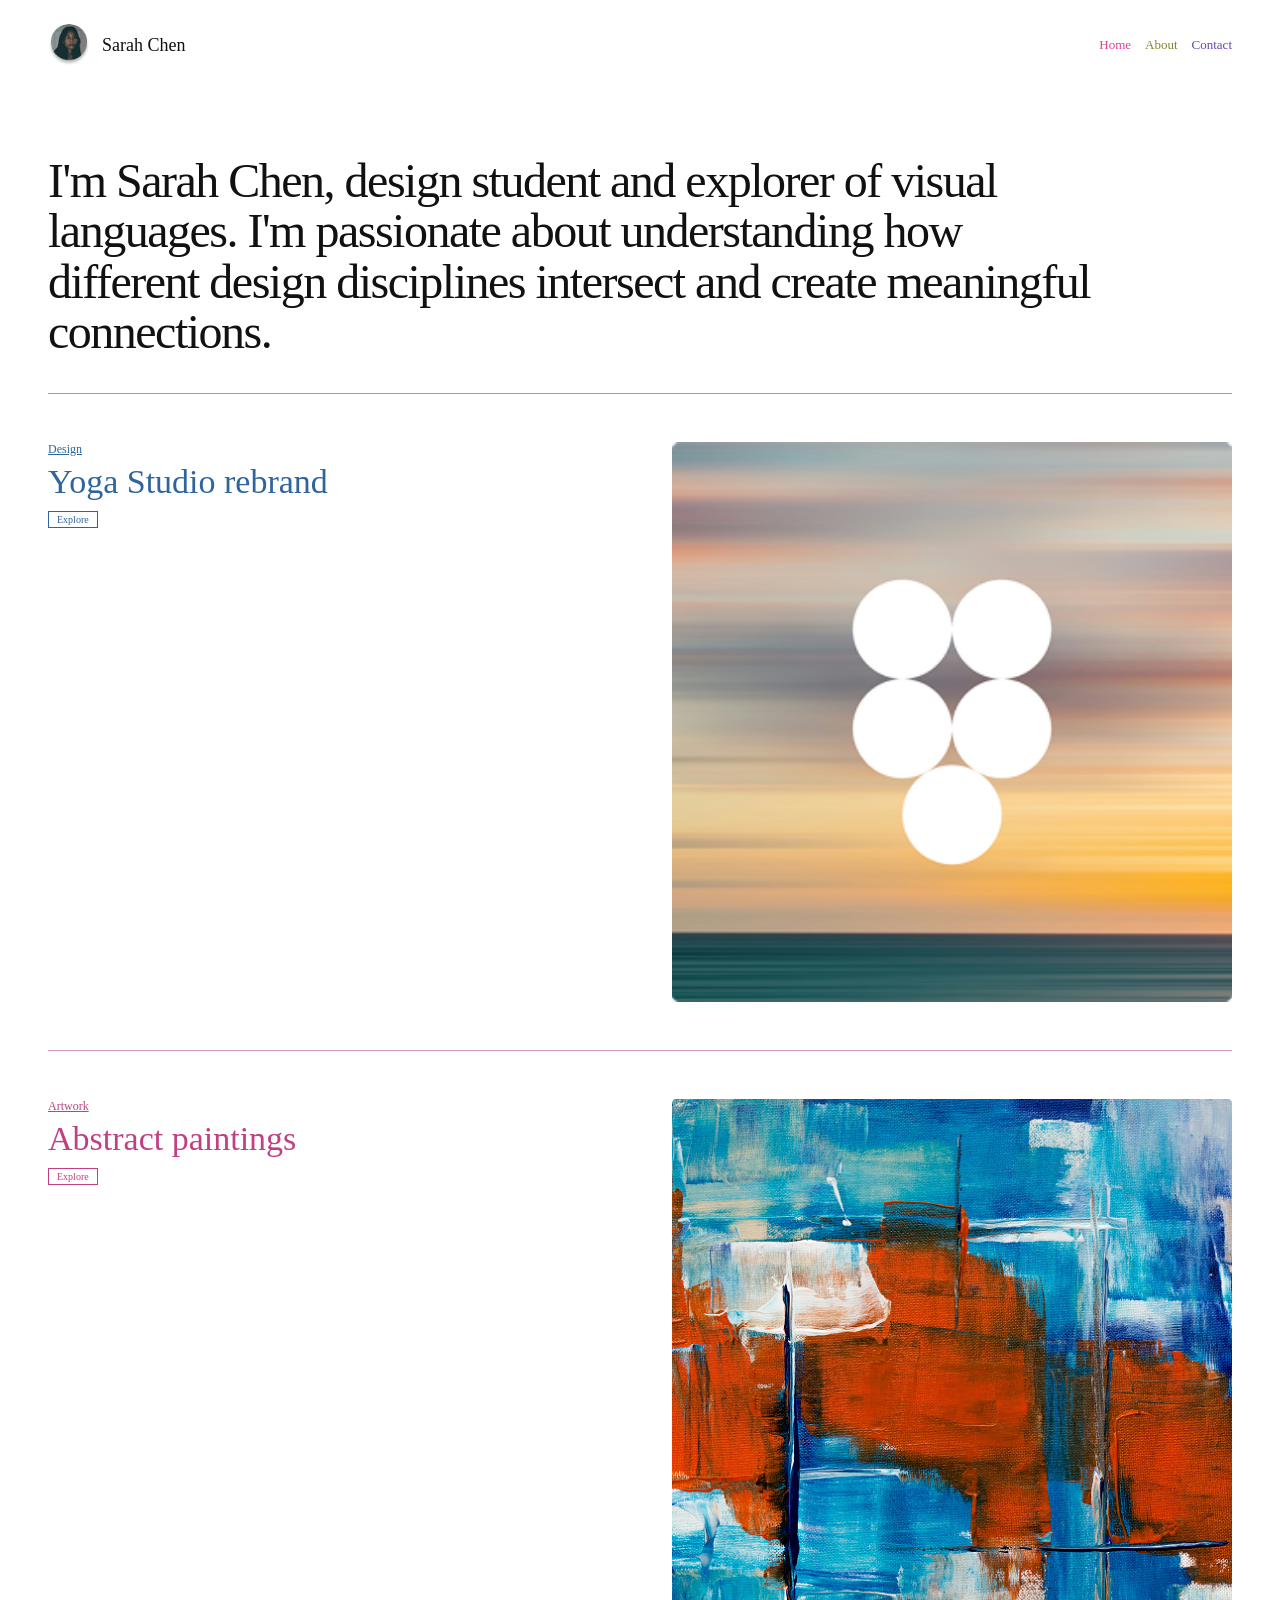
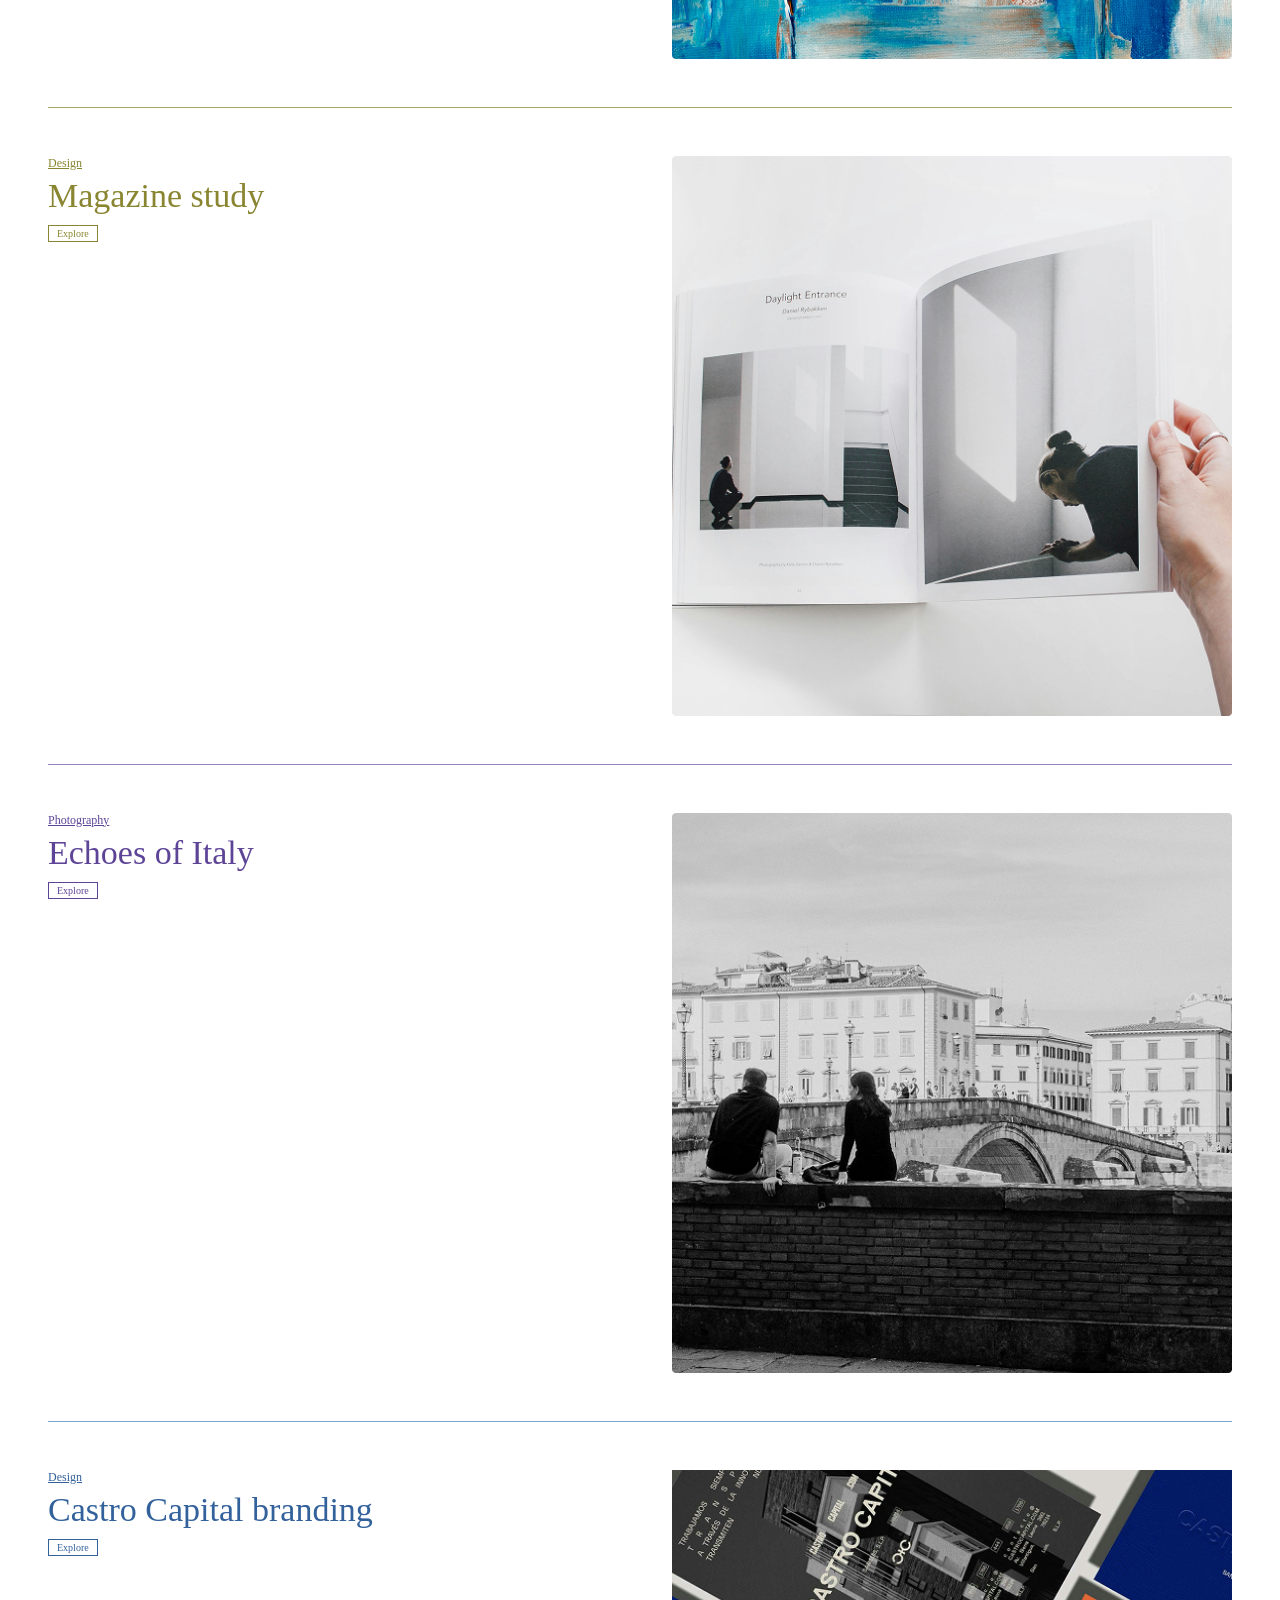
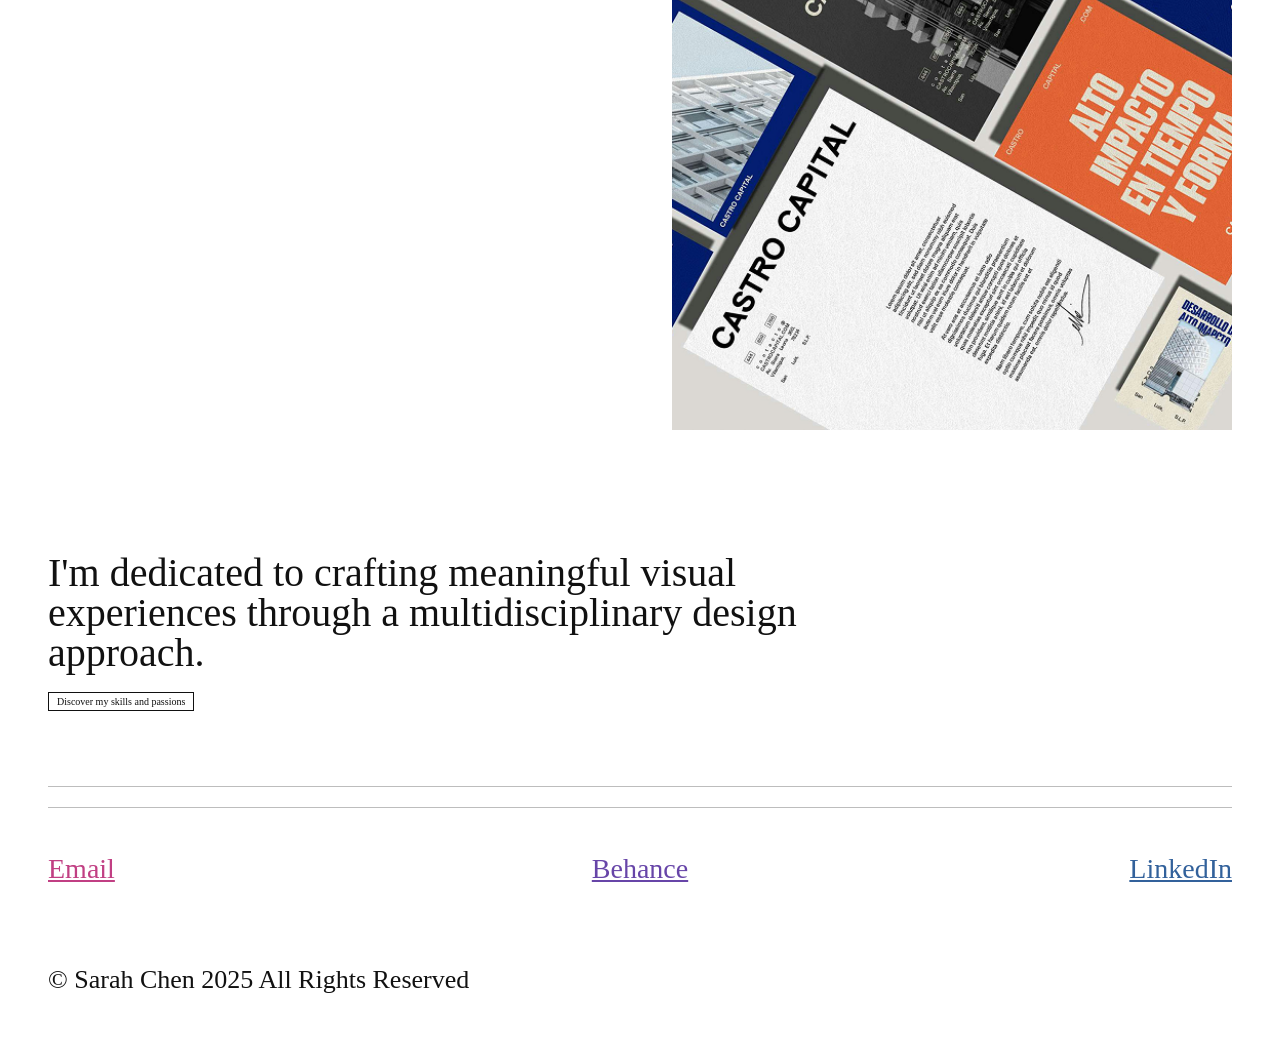
<file: index.html>
<!doctype html>
<html lang="en">
  <head>
    <meta charset="UTF-8" />
    <meta name="viewport" content="width=device-width, initial-scale=1.0" />
    <title>Portfolio | Sarah Chen</title>
    <link rel="stylesheet" href="assets/css/styles.css" />
  </head>

  <body>
    <header class="site-header">
      <a class="site-header__brand" href="index.html">
        <img
          class="site-header__logo"
          src="assets/images/Foto.png"
          alt="Sarah Chen Logo"
        />
        <span class="site-header__name">Sarah Chen</span>
      </a>

      <nav class="site-header__nav">
        <a class="site-header__link site-header__link--home" href="index.html">
          Home
        </a>

        <a
          class="site-header__link site-header__link--about"
          href="pages/about.html"
        >
          About
        </a>

        <a
          class="site-header__link site-header__link--contact"
          href="mailto:correoEjemplo@gmail.com"
        >
          Contact
        </a>
      </nav>
    </header>

    <main class="home">
      <section class="home-hero">
        <h1 class="home-hero__title">
          I'm Sarah Chen, design student and explorer of visual languages. I'm
          passionate about understanding how different design disciplines
          intersect and create meaningful connections.
        </h1>
      </section>

      <section class="project-list" id="projects">
        <article class="project-card project-card--yoga">
          <div class="project-card__content">
            <p class="project-card__category">Design</p>
            <h2 class="project-card__title">Yoga Studio rebrand</h2>

            <a class="project-card__link" href="pages/echoes-of-italy.html">
              Explore
            </a>
          </div>

          <img
            class="project-card__image"
            src="assets/images/Image-1.png"
            alt="Yoga Studio rebrand"
          />
        </article>

        <article class="project-card project-card--artwork">
          <div class="project-card__content">
            <p class="project-card__category">Artwork</p>
            <h2 class="project-card__title">Abstract paintings</h2>

            <a class="project-card__link" href="pages/echoes-of-italy.html">
              Explore
            </a>
          </div>

          <img
            class="project-card__image"
            src="assets/images/image-4 (1).png"
            alt="Abstract paintings"
          />
        </article>

        <article class="project-card project-card--magazine">
          <div class="project-card__content">
            <p class="project-card__category">Design</p>
            <h2 class="project-card__title">Magazine study</h2>

            <a class="project-card__link" href="pages/echoes-of-italy.html">
              Explore
            </a>
          </div>

          <img
            class="project-card__image"
            src="assets/images/Image2 (1).png"
            alt="Magazine study"
          />
        </article>

        <article class="project-card project-card--photography">
          <div class="project-card__content">
            <p class="project-card__category">Photography</p>
            <h2 class="project-card__title">Echoes of Italy</h2>

            <a class="project-card__link" href="pages/echoes-of-italy.html">
              Explore
            </a>
          </div>

          <img
            class="project-card__image"
            src="assets/images/Image-3 (3).png"
            alt="Echoes of Italy"
          />
        </article>

        <article class="project-card project-card--design">
          <div class="project-card__content">
            <p class="project-card__category">Design</p>
            <h2 class="project-card__title">Castro Capital branding</h2>

            <a class="project-card__link" href="pages/echoes-of-italy.html">
              Explore
            </a>
          </div>

          <img
            class="project-card__image"
            src="assets/images/Rectangle 1.png"
            alt="Castro Capital branding"
          />
        </article>
      </section>

      <section class="home-about">
        <h2 class="home-about__title">
          I'm dedicated to crafting meaningful visual experiences through a
          multidisciplinary design approach.
        </h2>

        <a class="home-about__link" href="pages/about.html">
          Discover my skills and passions
        </a>
      </section>
    </main>

    <footer class="site-footer" id="contact">
      <nav class="site-footer__links">
        <a class="site-footer__link site-footer__link--email" href="#">
          Email
        </a>

        <a class="site-footer__link site-footer__link--behance" href="#">
          Behance
        </a>

        <a class="site-footer__link site-footer__link--linkedin" href="#">
          LinkedIn
        </a>
      </nav>

      <p class="site-footer__copyright">
        © Sarah Chen 2025 All Rights Reserved
      </p>
    </footer>
  </body>
</html>
</file>
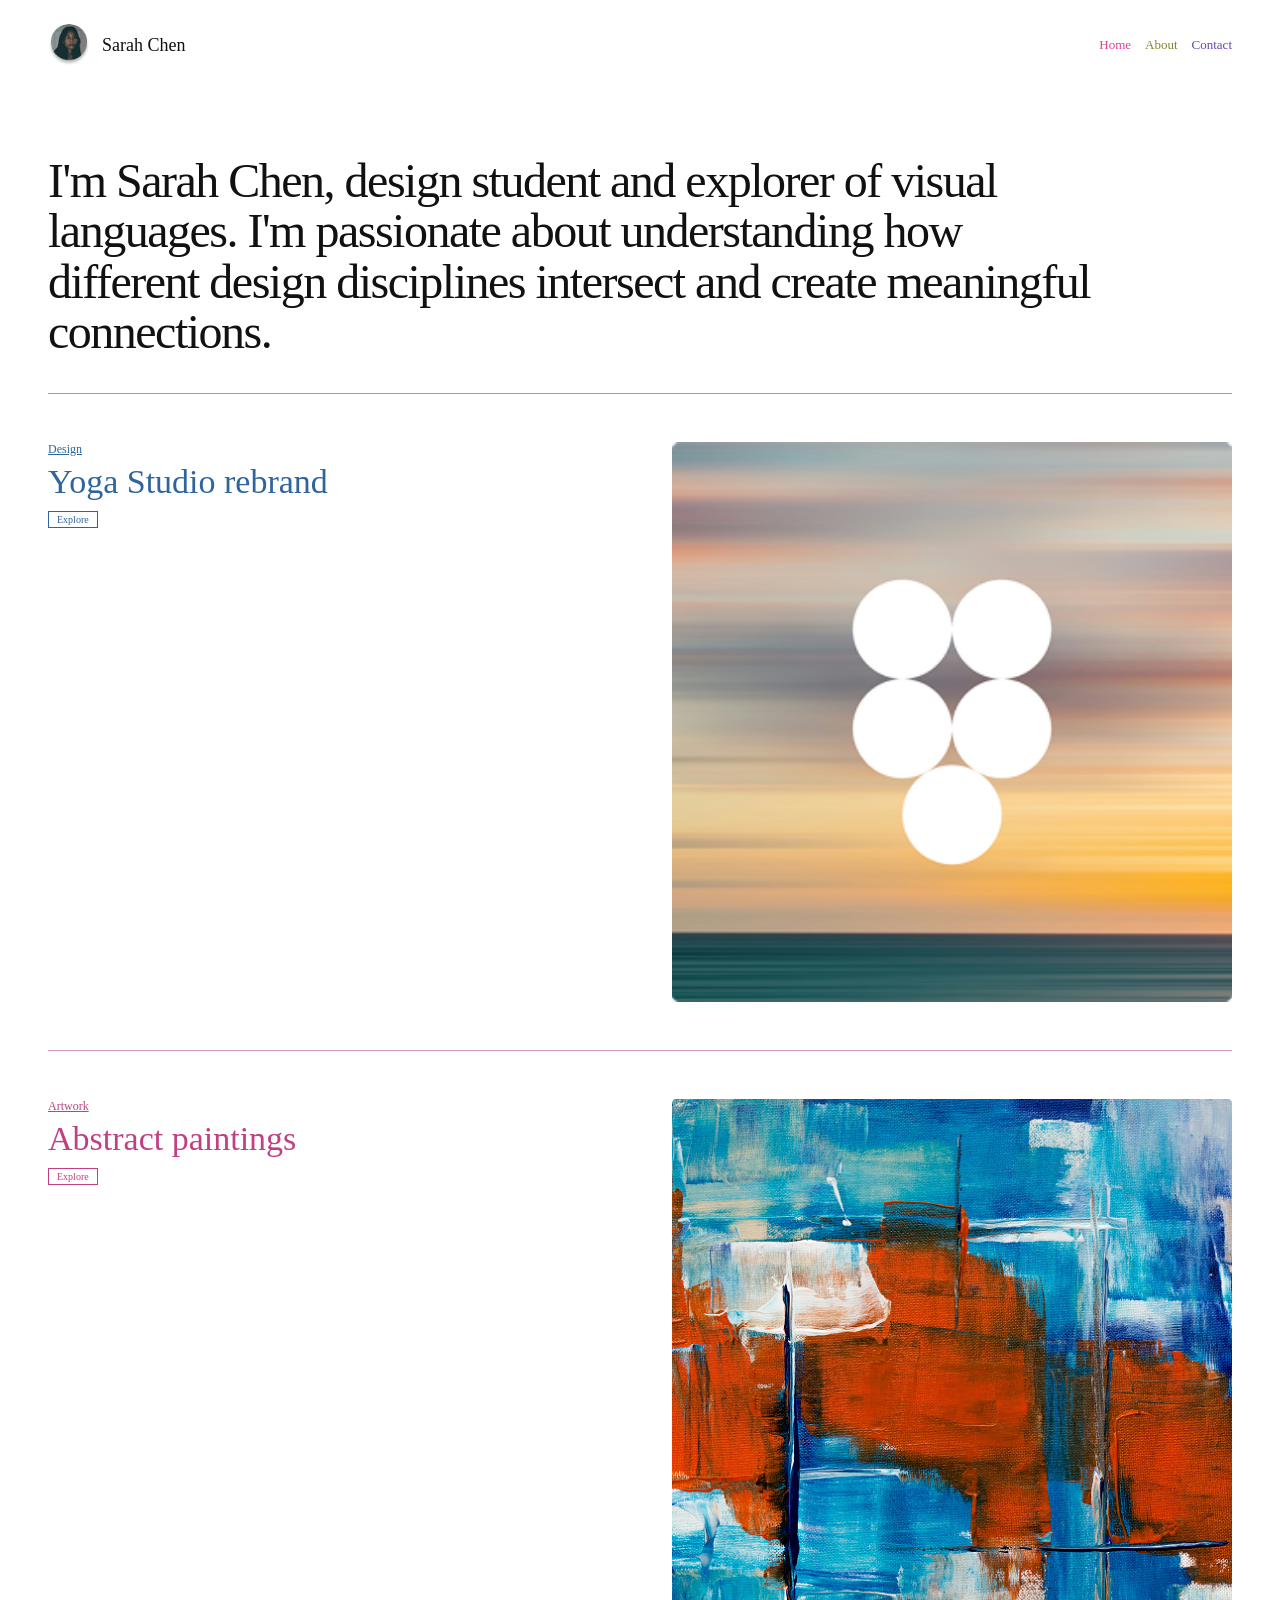
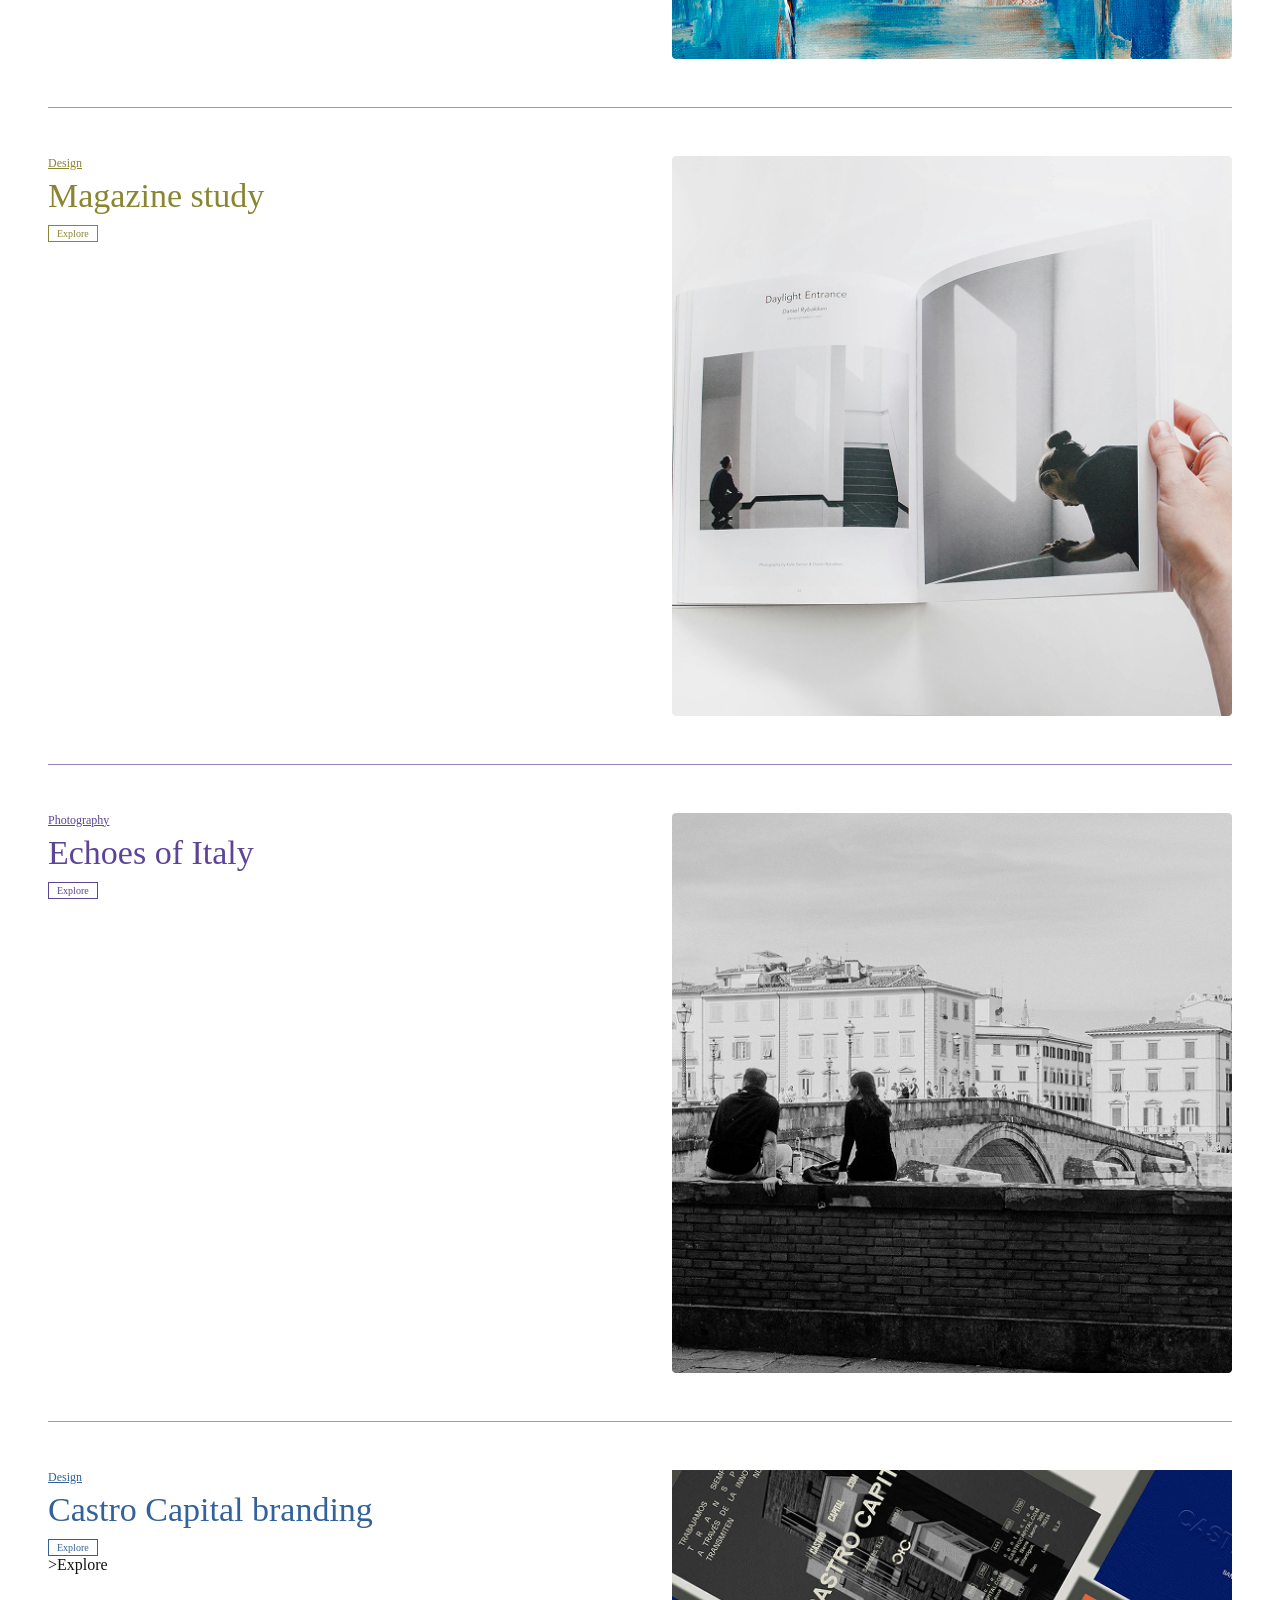
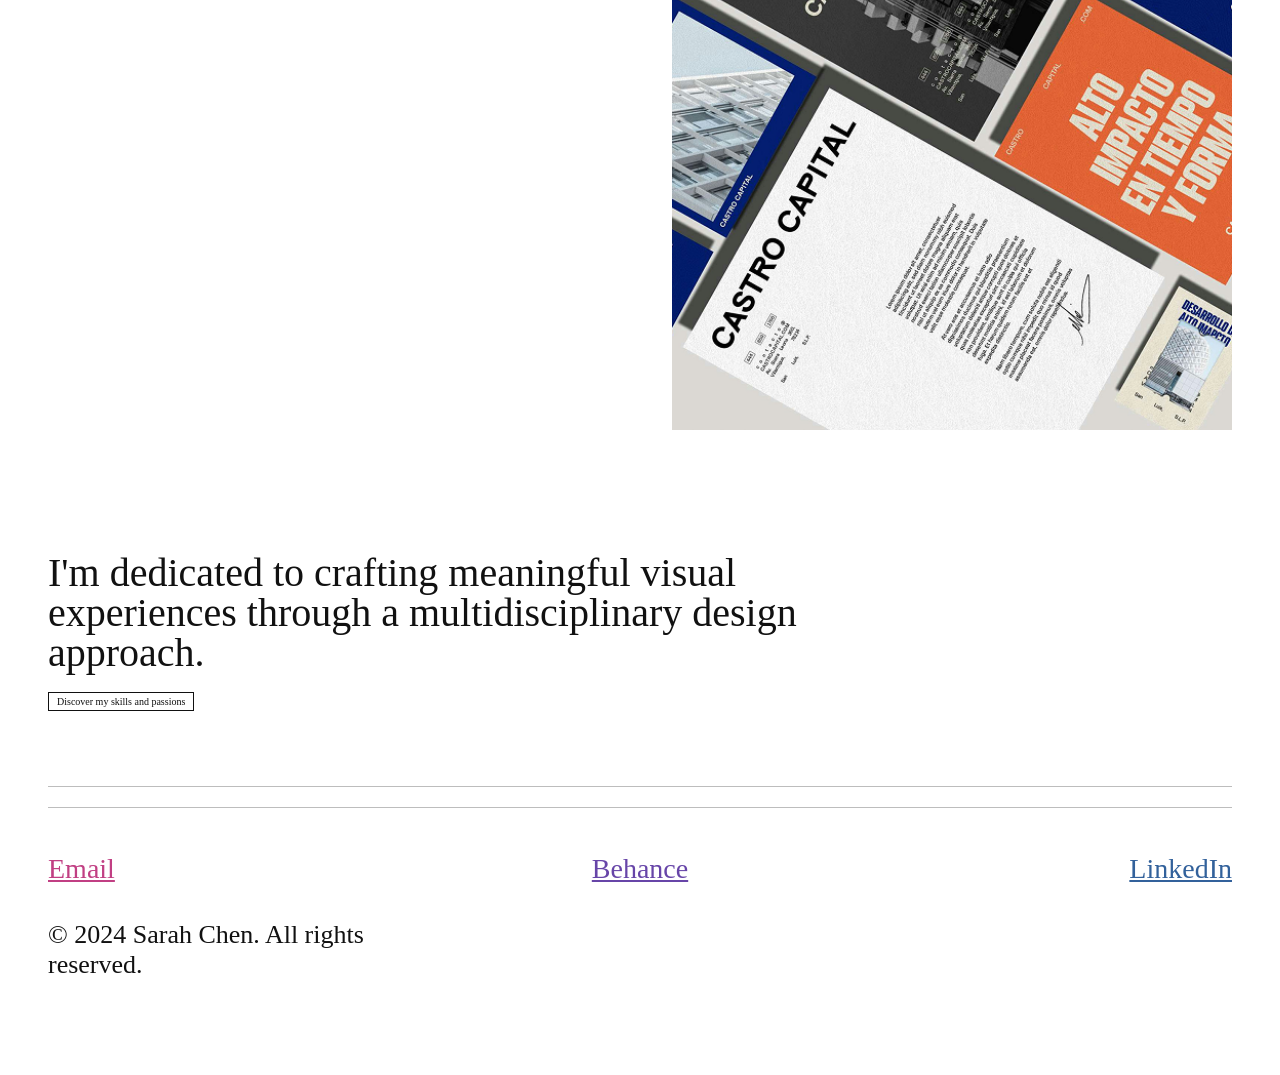
<file: T1/web-minimalista/index.html>
<!doctype html>
<html lang="en">
  <head>
    <meta charset="UTF-8" />
    <meta name="viewport" content="width=device-width, initial-scale=1.0" />
    <title>Portfolio | Sarah Chen</title>
    <link rel="stylesheet" href="assets/css/styles.css" />
  </head>
  <body>
    <header class="site-header">
      <a class="site-header__brand" href="index.html">
        <img
          class="site-header__logo"
          src="assets/images/Foto.png"
          alt="Sarah Chen Logo"
        />
        <span class="site-header__name">Sarah Chen</span>
      </a>

      <nav class="site-header__nav">
        <a class="site-header__link site-header__link--home" href="index.html"
          >Home</a
        >
        <a class="site-header__link site-header__link--about" href="pages/about.html"
          >About</a
        >
        <a class="site-header__link site-header__link--contact" href="mailto:correoEjemplo@gmail.com"
          >Contact</a
        >
      </nav>
    </header>
    <main class="home">
      <section class="home-hero">
        <h1 class="home-hero__title">
          I'm Sarah Chen, design student and explorer of visual languages. I'm
          passionate about understanding how different design disciplines
          intersect and create meaningful connections.
        </h1>
      </section>
      <section class="projects-list" id="projects">
        <article class="project-card project-card--yoga">
          <div class="project-card__content">
            <p class="project-card__category">Design</p>
            <h2 class="project-card__title">Yoga Studio rebrand</h2>
            <a class="project-card__link" href="pages/echoes-of-italy.html">Explore</a>
          </div>
          <img
            class="project-card__image"
            src="assets/images/Image-1.png"
            alt="Yoga Studio rebrand"
          />
        </article>

        <article class="project-card project-card--artwork">
          <div class="project-card__content">
            <p class="project-card__category">Artwork</p>
            <h2 class="project-card__title">Abstract paintings</h2>
            <a class="project-card__link" href="pages/echoes-of-italy.html">Explore</a>
          </div>
          <img
            class="project-card__image"
            src="assets/images/image-4 (1).png"
            alt="Abstract paintings"
          />
        </article>

        <article class="project-card project-card--magazine">
          <div class="project-card__content">
            <p class="project-card__category">Design</p>
            <h2 class="project-card__title">Magazine study</h2>
            <a class="project-card__link" href="pages/echoes-of-italy.html">Explore</a>
          </div>
          <img
            class="project-card__image"
            src="assets/images/Image2 (1).png"
            alt="Magazine study"
          />
        </article>

        <article class="project-card project-card--photography">
          <div class="project-card__content">
            <p class="project-card__category">Photography</p>
            <h2 class="project-card__title">Echoes of Italy</h2>
            <a class="project-card__link" href="pages/echoes-of-italy.html"
              >Explore</a
            >
          </div>
          <img
            class="project-card__image"
            src="assets/images/Image-3 (3).png"
            alt="Echoes of Italy"
          />
        </article>

        <article class="project-card project-card--design">
          <div class="project-card__content">
            <p class="project-card__category">Design</p>
            <h2 class="project-card__title">Castro Capital branding</h2>
            <a class="project-card__link" href="pages/echoes-of-italy.html">Explore</a>
              >Explore</a
            >
          </div>
          <img
            class="project-card__image"
            src="assets/images/Rectangle 1.png"
            alt="Castro Capital branding"
          />
        </article>
      </section>

      <section class="home-about">
        <h2 class="home-about__title">I'm dedicated to crafting meaningful visual experiences through a
          multidisciplinary design approach.</h2>

          <a class="home-about__link" href="pages/about.html">Discover my skills and passions</a>
      </section>
    </main>

    <footer class="site-footer" id="contact">
      <nav class="site-footer__links">
        <a class="site-footer__link site-footer__link--email" href="#">Email</a>
        <a class="site-footer__link site-footer__link--behance" href="#"
          >Behance</a
        >
        <a class="site-footer__link site-footer__link--linkedin" href="#"
          >LinkedIn</a
        >
        <p class="site-footer__copyright">
          &copy; 2024 Sarah Chen. All rights reserved.
        </p>
      </nav>
    </footer>
  </body>
</html>
</file>
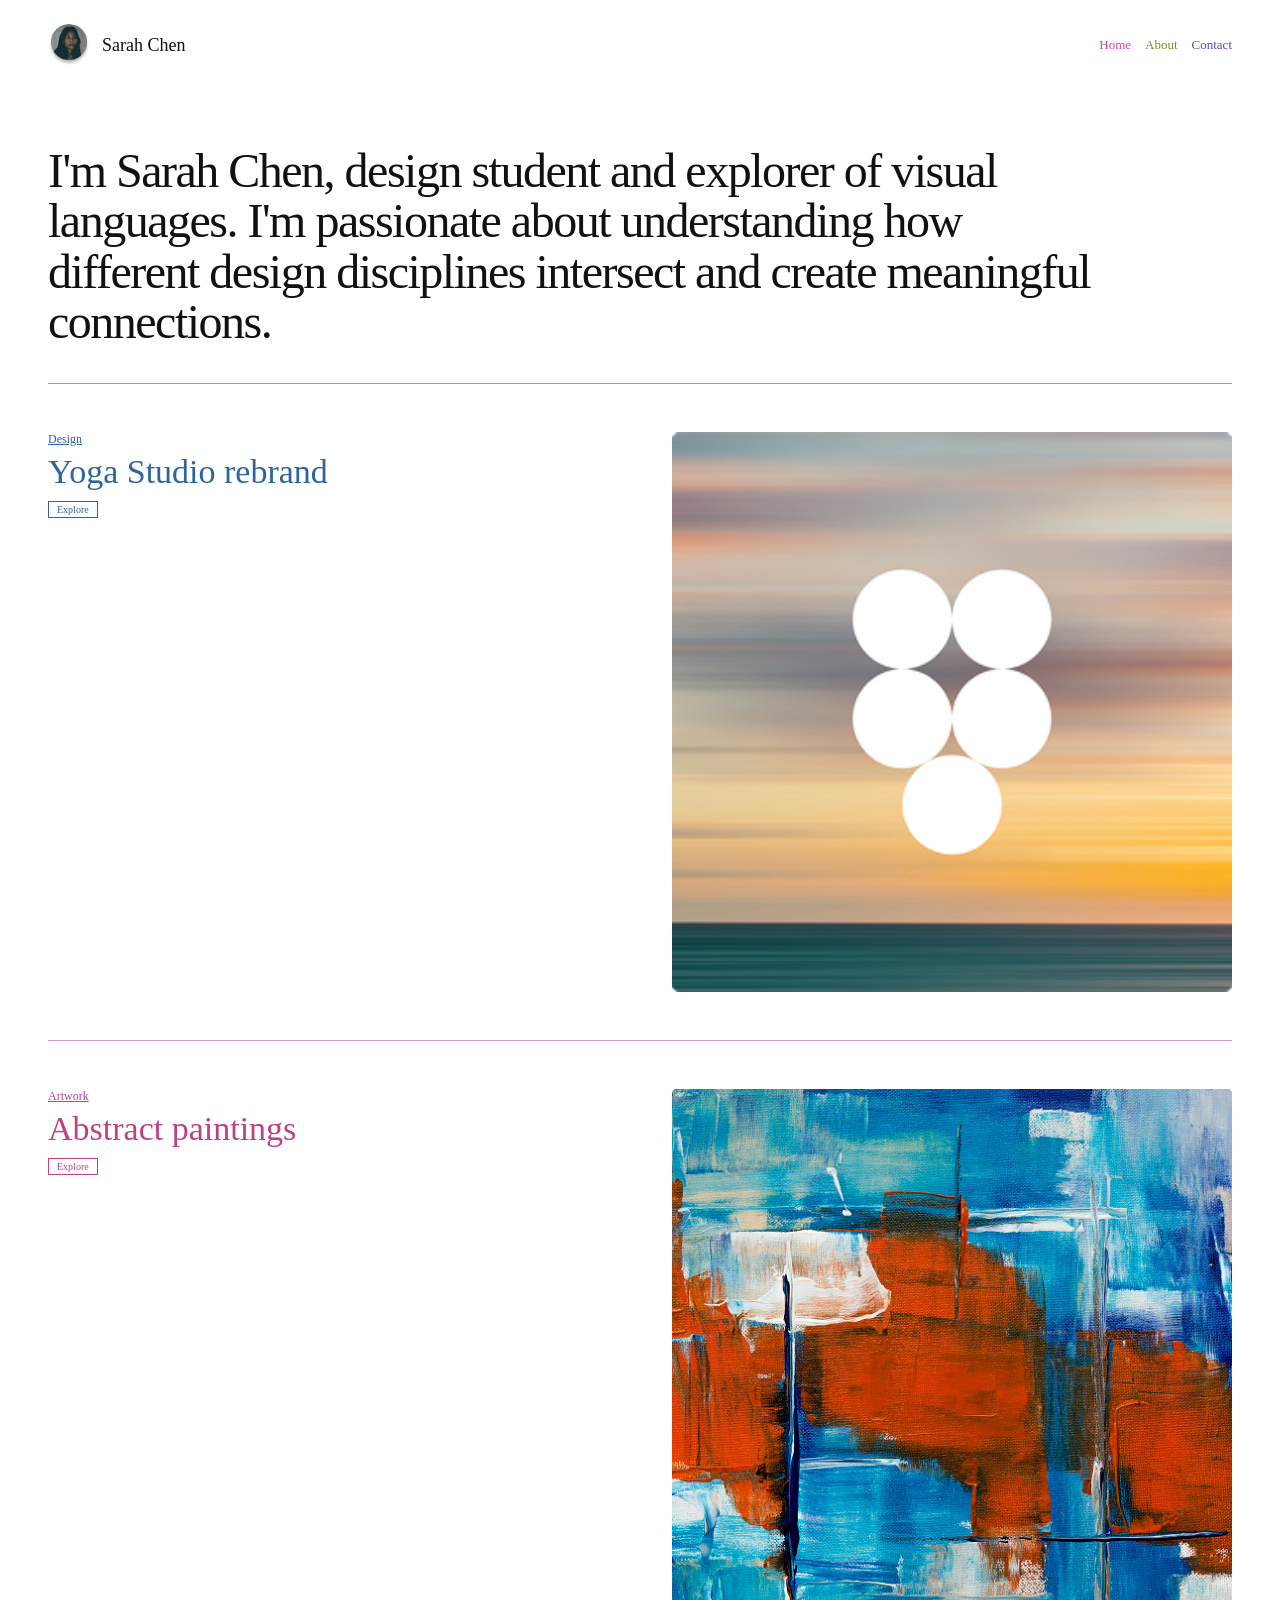
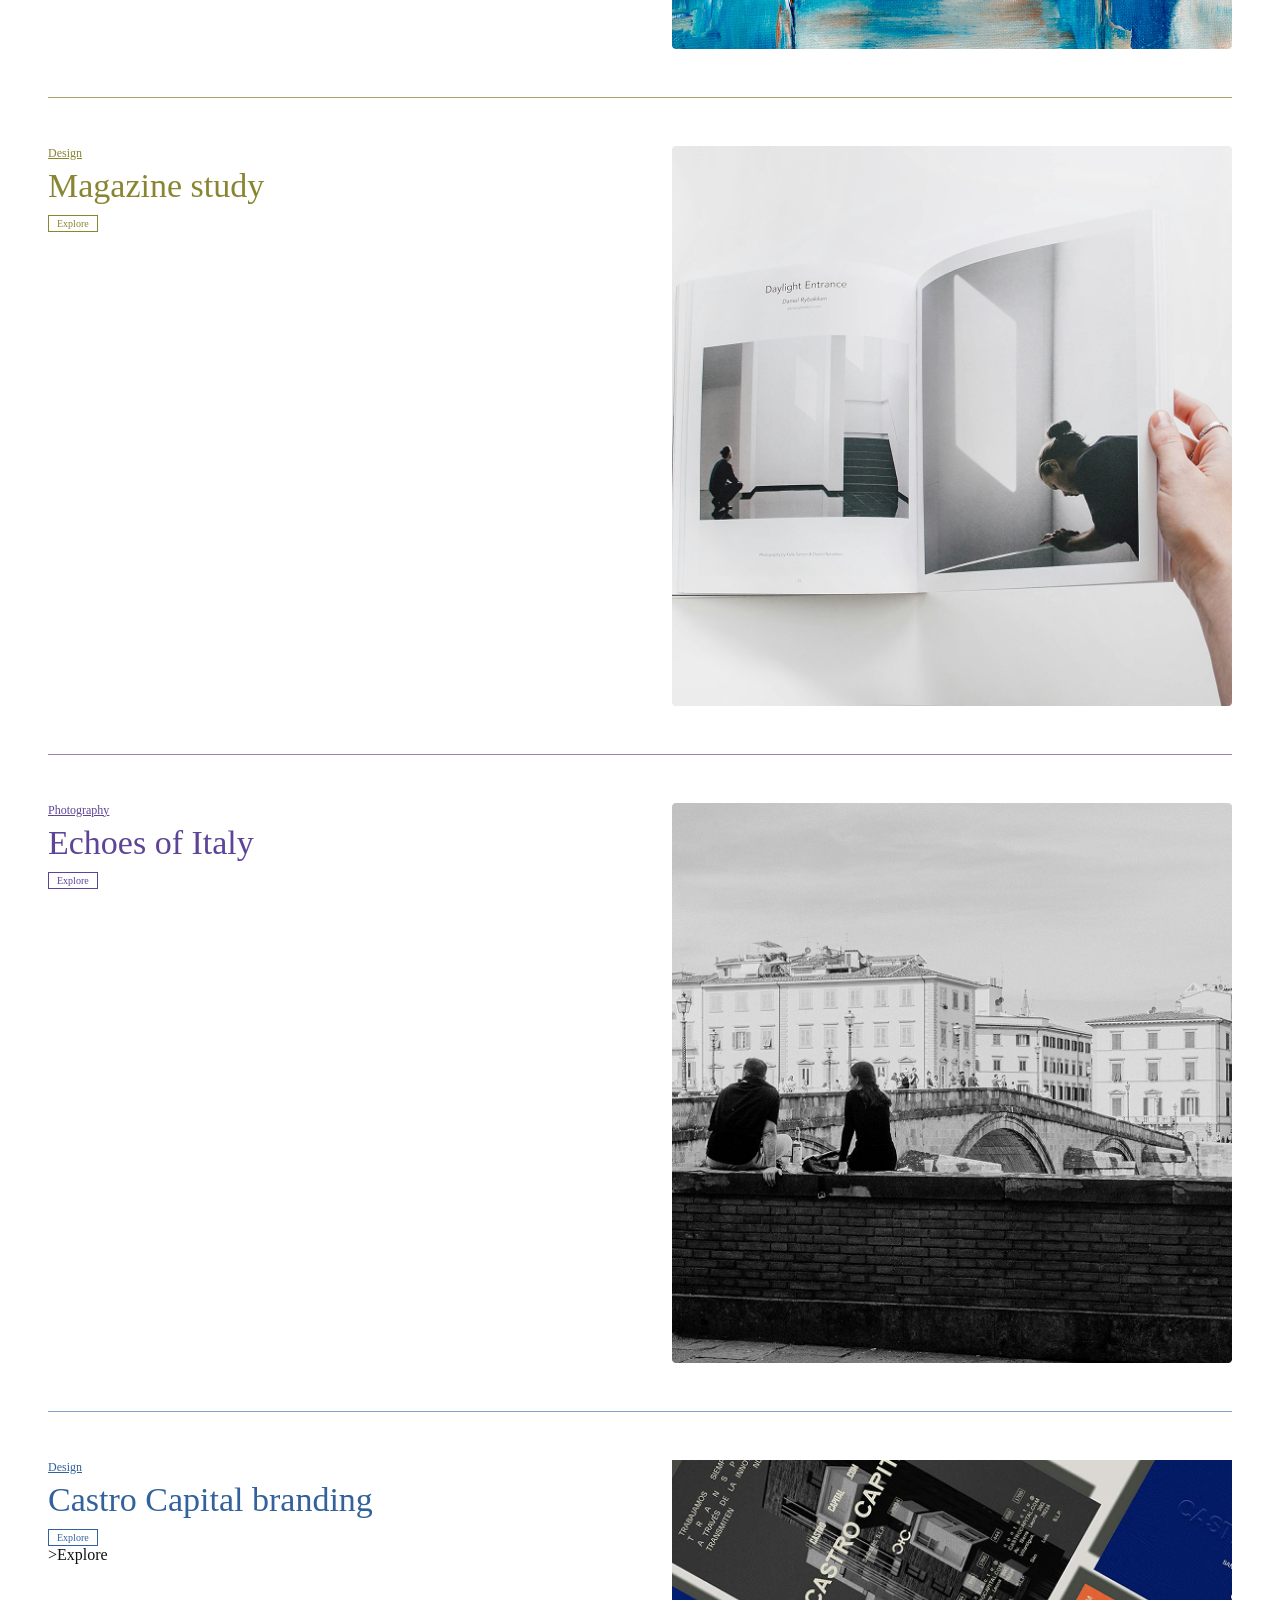
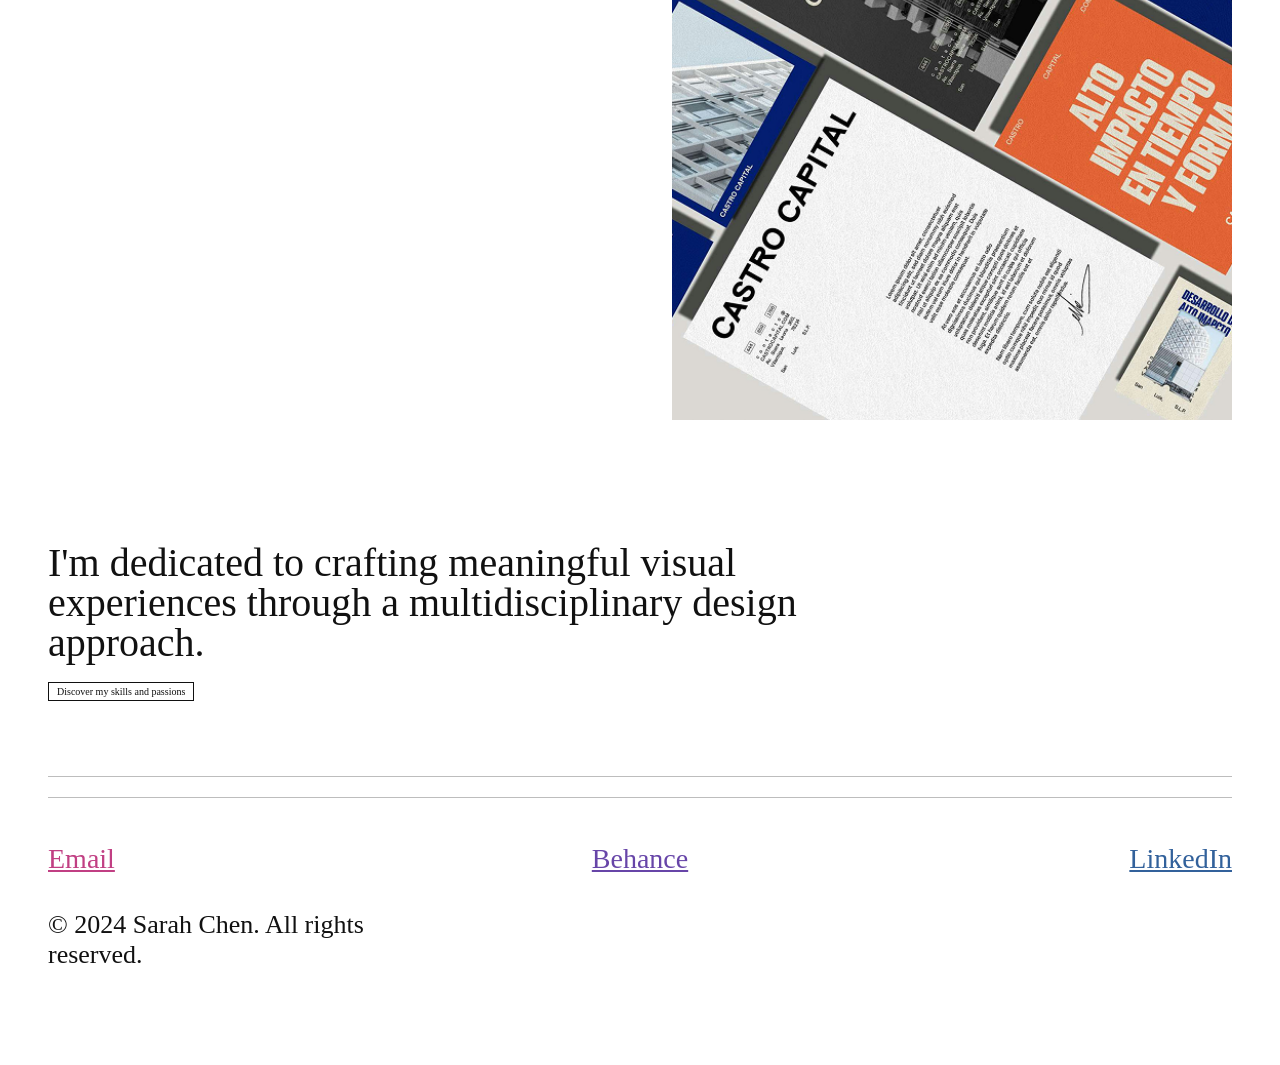
<file: T1/web-personal/index.html>
<!doctype html>
<html lang="en">
  <head>
    <meta charset="UTF-8" />
    <meta name="viewport" content="width=device-width, initial-scale=1.0" />
    <title>Portfolio | Sarah Chen</title>
    <link rel="stylesheet" href="assets/css/styles.css" />
  </head>
  <body>
    <header class="site-header">
      <a class="site-header__brand" href="index.html">
        <img
          class="site-header__logo"
          src="assets/images/Foto.png"
          alt="Sarah Chen Logo"
        />
        <span class="site-header__name">Sarah Chen</span>
      </a>

      <nav class="site-header__nav">
        <a class="site-header__link site-header__link--home" href="index.html"
          >Home</a
        >
        <a class="site-header__link site-header__link--about" href="pages/about.html"
          >About</a
        >
        <a class="site-header__link site-header__link--contact" href="index.html#contact"
          >Contact</a
        >
      </nav>
    </header>
    <main class="home">
      <section class="home-hero">
        <h1 class="home-hero__title">
          I'm Sarah Chen, design student and explorer of visual languages. I'm
          passionate about understanding how different design disciplines
          intersect and create meaningful connections.
        </h1>
      </section>
      <section class="projects-list" id="projects">
        <article class="project-card project-card--yoga">
          <div class="project-card__content">
            <p class="project-card__category">Design</p>
            <h2 class="project-card__title">Yoga Studio rebrand</h2>
            <a class="project-card__link" href="#">Explore</a>
          </div>
          <img
            class="project-card__image"
            src="assets/images/Image-1.png"
            alt="Yoga Studio rebrand"
          />
        </article>

        <article class="project-card project-card--artwork">
          <div class="project-card__content">
            <p class="project-card__category">Artwork</p>
            <h2 class="project-card__title">Abstract paintings</h2>
            <a class="project-card__link" href="#">Explore</a>
          </div>
          <img
            class="project-card__image"
            src="assets/images/image-4 (1).png"
            alt="Abstract paintings"
          />
        </article>

        <article class="project-card project-card--magazine">
          <div class="project-card__content">
            <p class="project-card__category">Design</p>
            <h2 class="project-card__title">Magazine study</h2>
            <a class="project-card__link" href="#">Explore</a>
          </div>
          <img
            class="project-card__image"
            src="assets/images/Image2 (1).png"
            alt="Magazine study"
          />
        </article>

        <article class="project-card project-card--photography">
          <div class="project-card__content">
            <p class="project-card__category">Photography</p>
            <h2 class="project-card__title">Echoes of Italy</h2>
            <a class="project-card__link" href="pages/echoes-of-italy.html"
              >Explore</a
            >
          </div>
          <img
            class="project-card__image"
            src="assets/images/Image-3 (3).png"
            alt="Echoes of Italy"
          />
        </article>

        <article class="project-card project-card--design">
          <div class="project-card__content">
            <p class="project-card__category">Design</p>
            <h2 class="project-card__title">Castro Capital branding</h2>
            <a class="project-card__link" href="#">Explore</a>
              >Explore</a
            >
          </div>
          <img
            class="project-card__image"
            src="assets/images/Rectangle 1.png"
            alt="Castro Capital branding"
          />
        </article>
      </section>

      <section class="home-about">
        <h2 class="home-about__title">I'm dedicated to crafting meaningful visual experiences through a
          multidisciplinary design approach.</h2>

          <a class="home-about__link" href="pages/about.html">Discover my skills and passions</a>
      </section>
    </main>

    <footer class="site-footer" id="contact">
      <nav class="site-footer__links">
        <a class="site-footer__link site-footer__link--email" href="#">Email</a>
        <a class="site-footer__link site-footer__link--behance" href="#"
          >Behance</a
        >
        <a class="site-footer__link site-footer__link--linkedin" href="#"
          >LinkedIn</a
        >
        <p class="site-footer__copyright">
          &copy; 2024 Sarah Chen. All rights reserved.
        </p>
      </nav>
    </footer>
  </body>
</html>
</file>
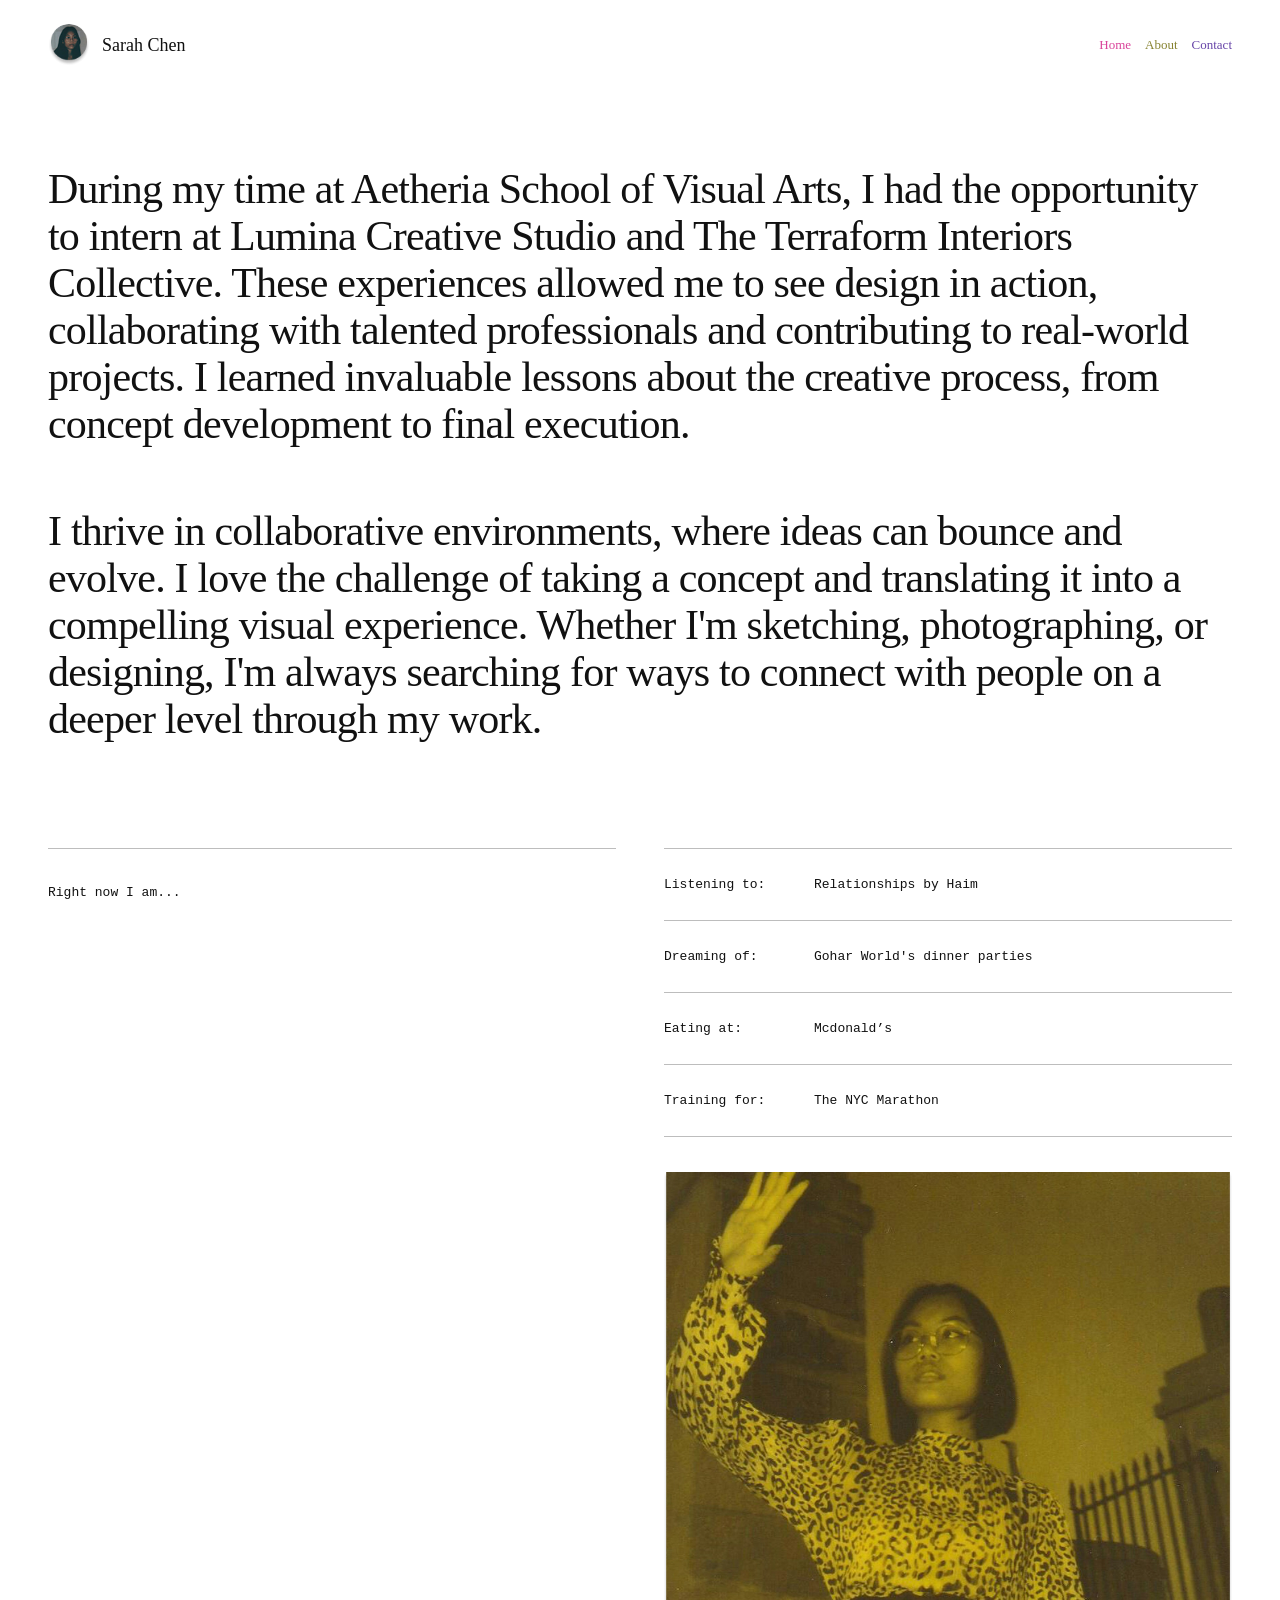
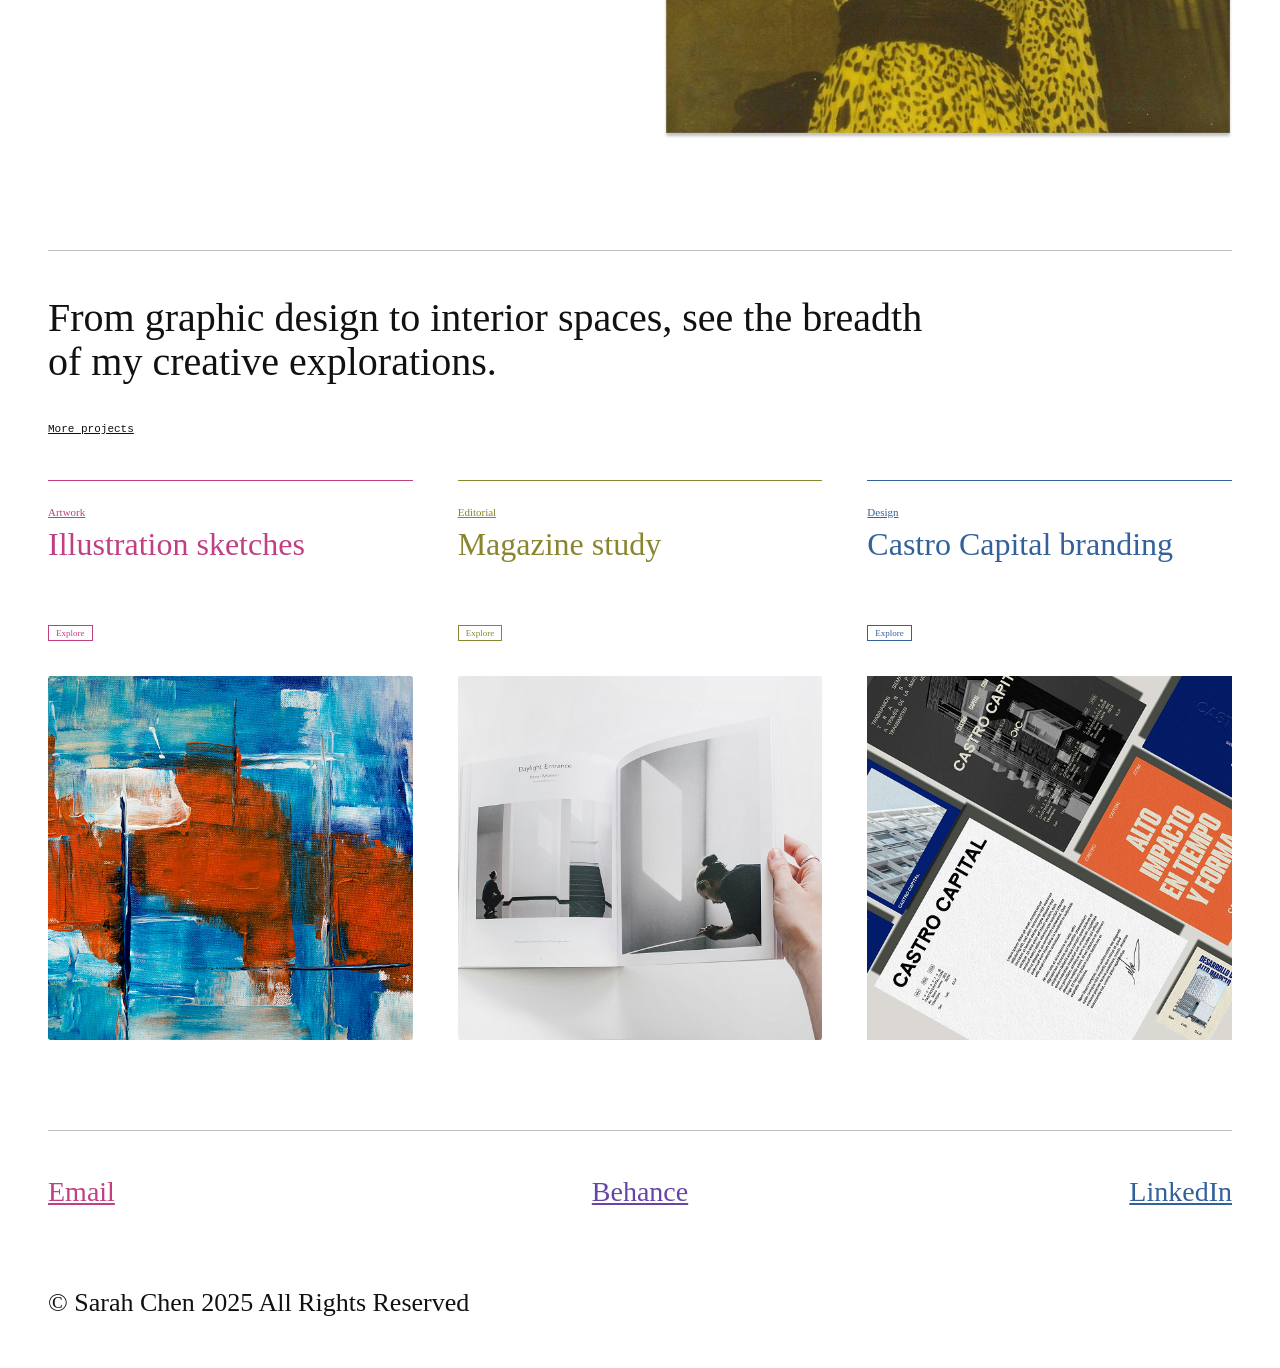
<file: pages/about.html>
<!doctype html>
<html lang="en">
  <head>
    <meta charset="UTF-8" />
    <meta name="viewport" content="width=device-width, initial-scale=1.0" />

    <title>About | Sarah Chen</title>

    <link rel="stylesheet" href="../assets/css/styles.css" />
  </head>

  <body>
    <header class="site-header">
      <a class="site-header__brand" href="../index.html">
        <img
          class="site-header__logo"
          src="../assets/images/Foto.png"
          alt="Sarah Chen"
        />

        <span class="site-header__name">Sarah Chen</span>
      </a>

      <nav class="site-header__nav">
        <a
          class="site-header__link site-header__link--home"
          href="../index.html"
        >
          Home
        </a>

        <a class="site-header__link site-header__link--about" href="about.html">
          About
        </a>

        <a
          class="site-header__link site-header__link--contact"
          href="mailto:correoEjemplo@gmail.com"
        >
          Contact
        </a>
      </nav>
    </header>

    <main class="about-page">
      <section class="about-intro">
        <p class="about-intro__text">
          During my time at Aetheria School of Visual Arts, I had the
          opportunity to intern at Lumina Creative Studio and The Terraform
          Interiors Collective. These experiences allowed me to see design in
          action, collaborating with talented professionals and contributing to
          real-world projects. I learned invaluable lessons about the creative
          process, from concept development to final execution.
        </p>

        <p class="about-intro__text">
          I thrive in collaborative environments, where ideas can bounce and
          evolve. I love the challenge of taking a concept and translating it
          into a compelling visual experience. Whether I'm sketching,
          photographing, or designing, I'm always searching for ways to connect
          with people on a deeper level through my work.
        </p>
      </section>

      <section class="about-status">
        <div class="about-status__intro">
          <p class="about-status__label">Right now I am...</p>
        </div>

        <div class="about-status__content">
          <div class="about-status__row">
            <span class="about-status__key">Listening to:</span>
            <span class="about-status__value">Relationships by Haim</span>
          </div>

          <div class="about-status__row">
            <span class="about-status__key">Dreaming of:</span>
            <span class="about-status__value">
              Gohar World's dinner parties
            </span>
          </div>

          <div class="about-status__row">
            <span class="about-status__key">Eating at:</span>
            <span class="about-status__value">Mcdonald’s</span>
          </div>

          <div class="about-status__row">
            <span class="about-status__key">Training for:</span>
            <span class="about-status__value">The NYC Marathon</span>
          </div>

          <img
            class="about-status__image"
            src="../assets/images/Photo.png"
            alt="Sarah Chen"
          />
        </div>
      </section>

      <section class="related-projects">
        <h2 class="related-projects__heading">
          From graphic design to interior spaces, see the breadth of my creative
          explorations.
        </h2>

        <a class="related-projects__more" href="../index.html#projects">
          More projects
        </a>

        <div class="related-projects__grid">
          <article
            class="related-projects__card related-projects__card--artwork"
          >
            <p class="related-projects__category">Artwork</p>

            <h3 class="related-projects__title">Illustration sketches</h3>

            <a class="related-projects__link" href="echoes-of-italy.html">
              Explore
            </a>

            <img
              class="related-projects__image"
              src="../assets/images/image-4 (1).png"
              alt="Illustration sketches"
            />
          </article>

          <article
            class="related-projects__card related-projects__card--editorial"
          >
            <p class="related-projects__category">Editorial</p>

            <h3 class="related-projects__title">Magazine study</h3>

            <a class="related-projects__link" href="echoes-of-italy.html">
              Explore
            </a>

            <img
              class="related-projects__image"
              src="../assets/images/Image2 (1).png"
              alt="Magazine study"
            />
          </article>

          <article
            class="related-projects__card related-projects__card--design"
          >
            <p class="related-projects__category">Design</p>

            <h3 class="related-projects__title">Castro Capital branding</h3>

            <a class="related-projects__link" href="echoes-of-italy.html">
              Explore
            </a>

            <img
              class="related-projects__image"
              src="../assets/images/Rectangle 1.png"
              alt="Castro Capital branding"
            />
          </article>
        </div>
      </section>
    </main>

    <footer class="site-footer" id="contact">
      <nav class="site-footer__links">
        <a class="site-footer__link site-footer__link--email" href="#">
          Email
        </a>

        <a class="site-footer__link site-footer__link--behance" href="#">
          Behance
        </a>

        <a class="site-footer__link site-footer__link--linkedin" href="#">
          LinkedIn
        </a>
      </nav>

      <p class="site-footer__copyright">
        © Sarah Chen 2025 All Rights Reserved
      </p>
    </footer>
  </body>
</html>
</file>
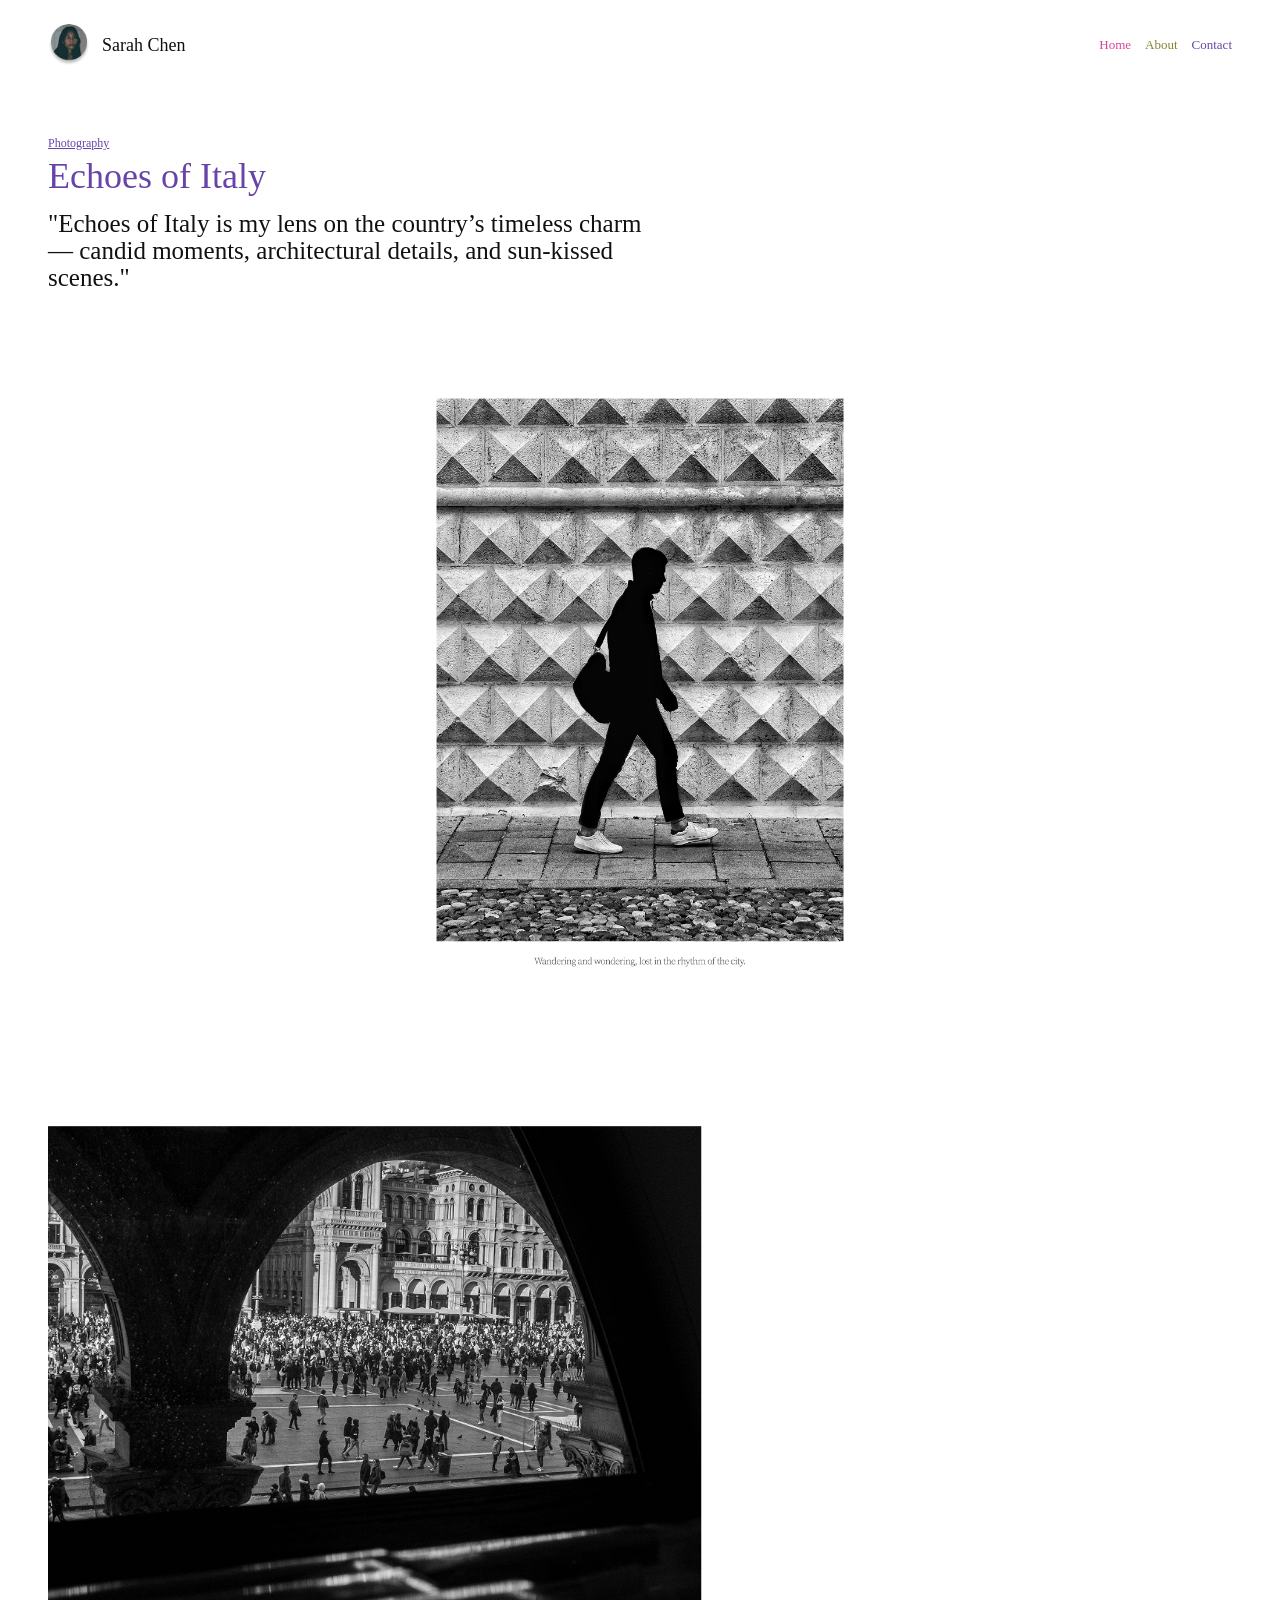
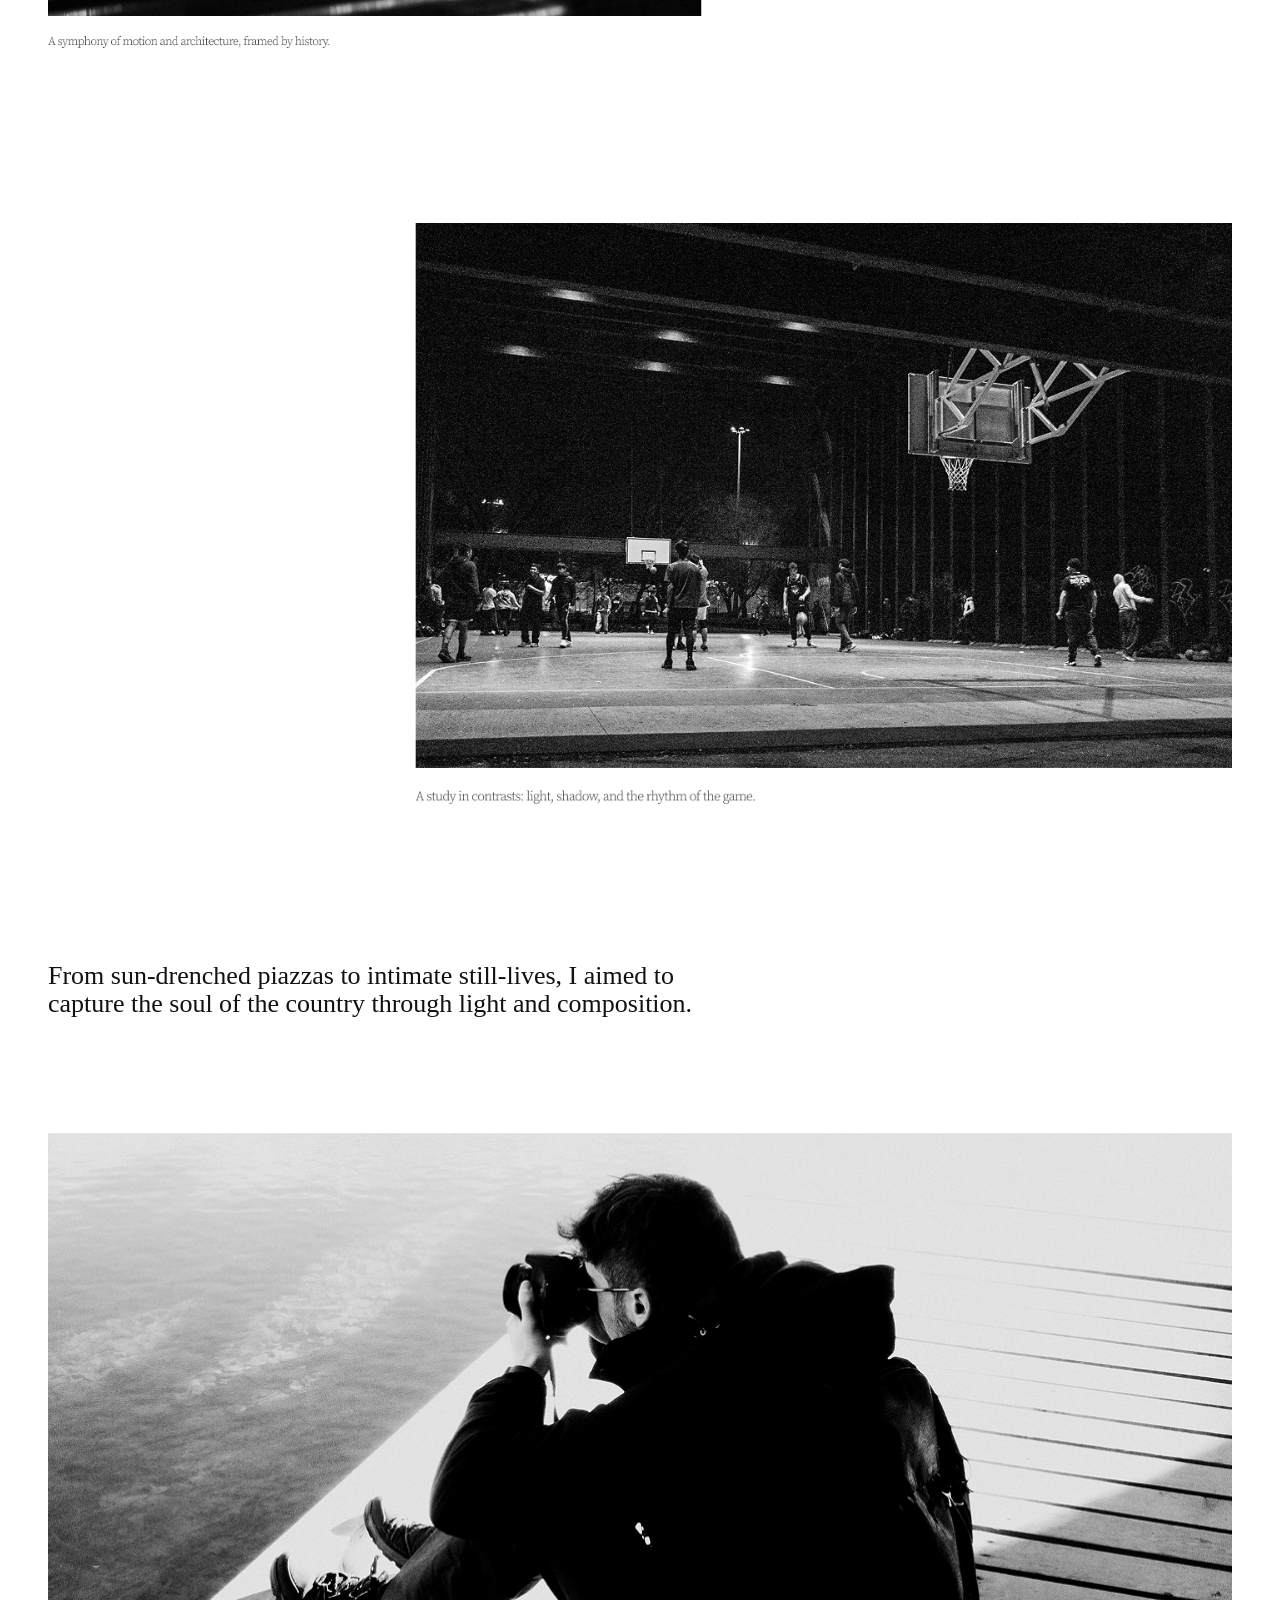
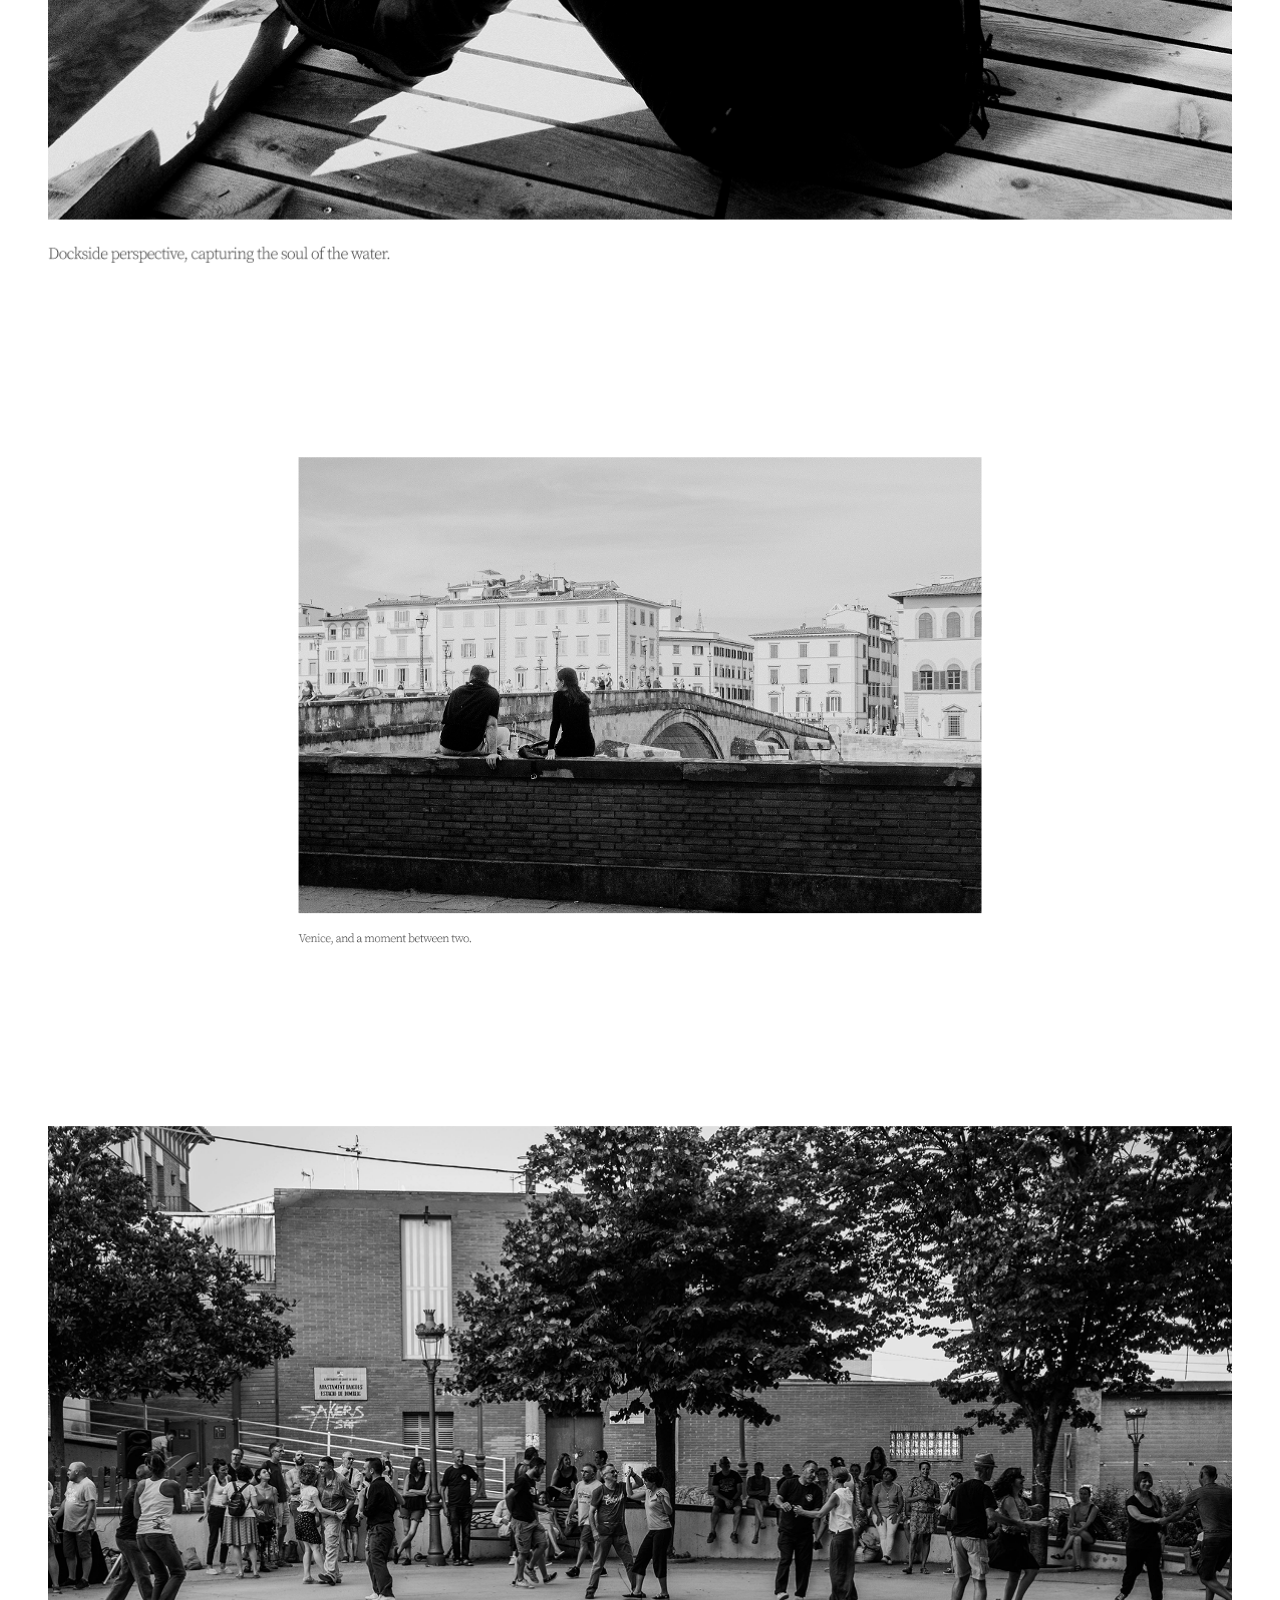
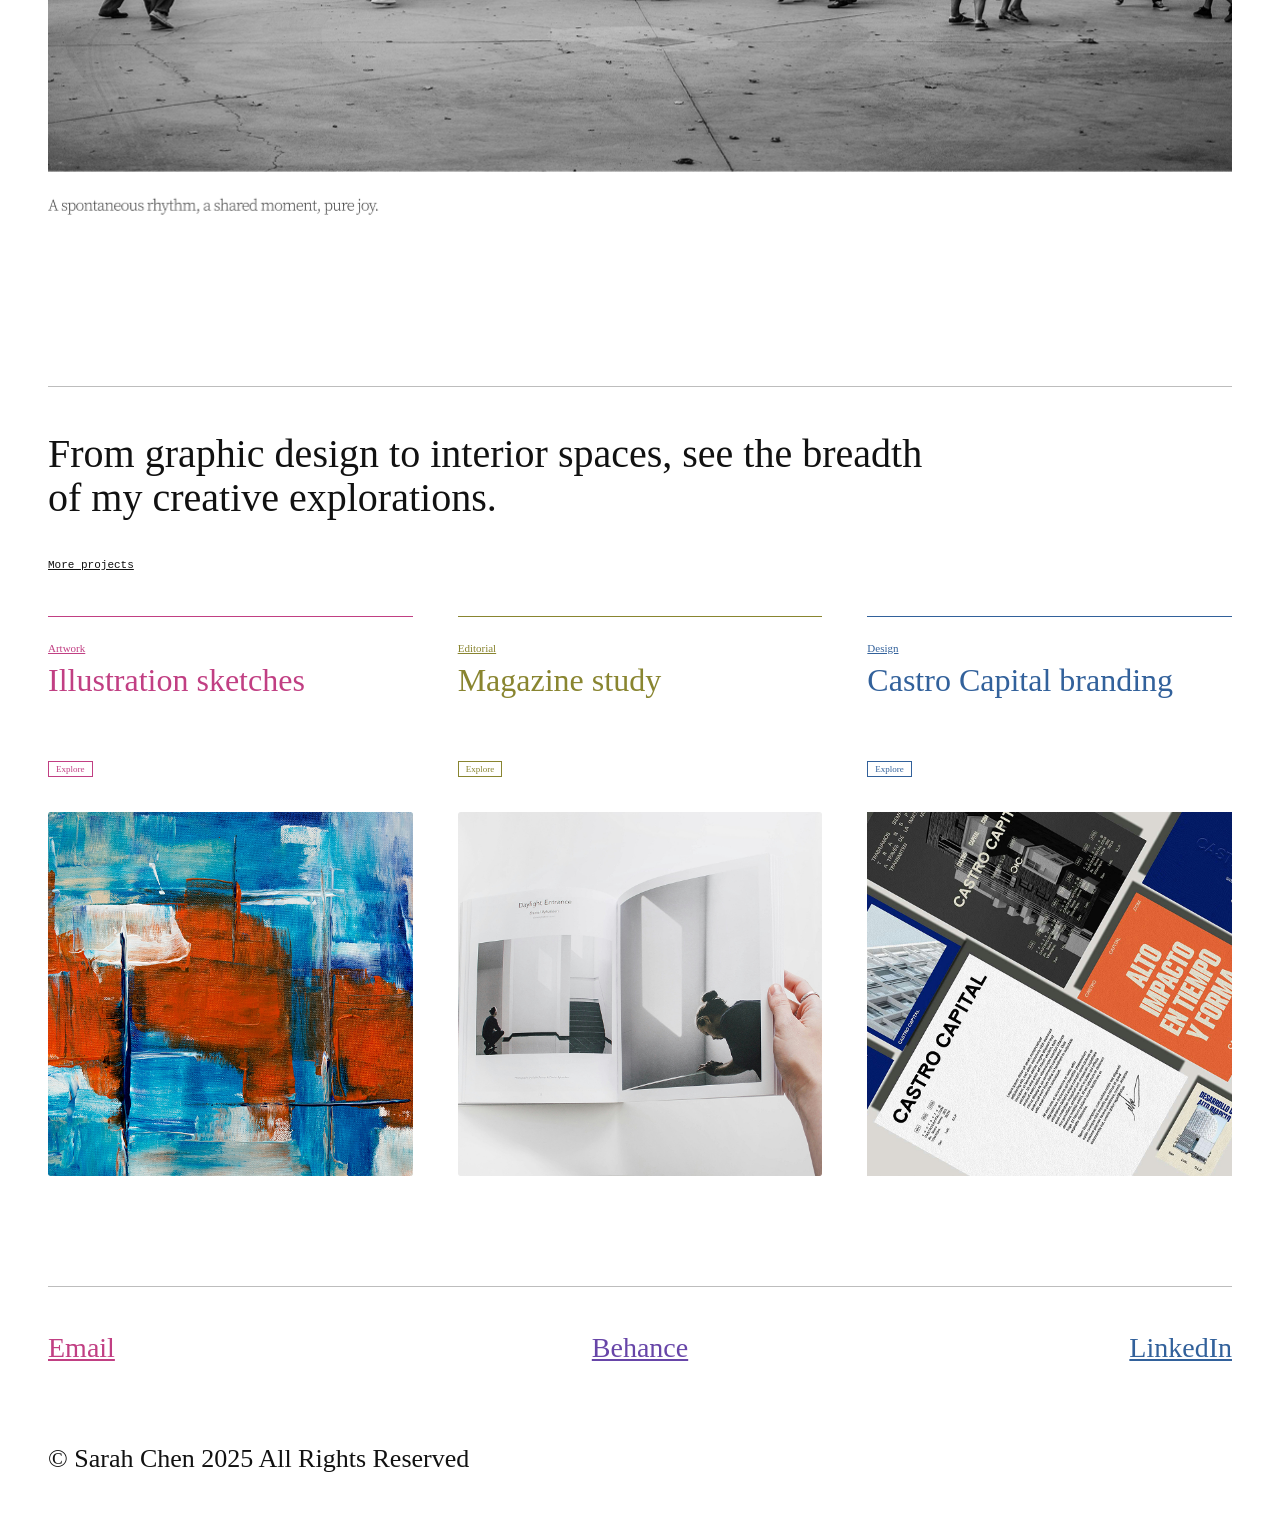
<file: pages/echoes-of-italy.html>
<!doctype html>
<html lang="en">
  <head>
    <meta charset="UTF-8" />
    <meta name="viewport" content="width=device-width, initial-scale=1.0" />

    <title>Echoes of Italy | Sarah Chen</title>

    <link rel="stylesheet" href="../assets/css/styles.css" />
  </head>

  <body>
    <header class="site-header">
      <a class="site-header__brand" href="../index.html">
        <img
          class="site-header__logo"
          src="../assets/images/Foto.png"
          alt="Sarah Chen"
        />

        <span class="site-header__name">Sarah Chen</span>
      </a>

      <nav class="site-header__nav">
        <a
          class="site-header__link site-header__link--home"
          href="../index.html"
        >
          Home
        </a>

        <a class="site-header__link site-header__link--about" href="about.html">
          About
        </a>

        <a
          class="site-header__link site-header__link--contact"
          href="mailto:correoEjemplo@gmail.com"
        >
          Contact
        </a>
      </nav>
    </header>

    <main class="project-detail">
      <section class="project-detail__intro">
        <p class="project-detail__category">Photography</p>

        <h1 class="project-detail__title">Echoes of Italy</h1>

        <p class="project-detail__description">
          "Echoes of Italy is my lens on the country’s timeless charm — candid
          moments, architectural details, and sun-kissed scenes."
        </p>
      </section>

      <section class="project-gallery">
        <figure
          class="project-gallery__figure project-gallery__figure--narrow project-gallery__figure--center"
        >
          <img
            class="project-gallery__image"
            src="../assets/images/Echoes-01.png"
            alt="Person walking through an Italian street"
          />
        </figure>

        <figure
          class="project-gallery__figure project-gallery__figure--medium project-gallery__figure--left"
        >
          <img
            class="project-gallery__image"
            src="../assets/images/Echoes02.png"
            alt="Italian street seen through an arch"
          />
        </figure>

        <figure
          class="project-gallery__figure project-gallery__figure--wide project-gallery__figure--right"
        >
          <img
            class="project-gallery__image"
            src="../assets/images/Echoes03.png"
            alt="Basketball court at night"
          />
        </figure>

        <p class="project-gallery__text">
          From sun-drenched piazzas to intimate still-lives, I aimed to capture
          the soul of the country through light and composition.
        </p>

        <figure
          class="project-gallery__figure project-gallery__figure--full project-gallery__figure--left"
        >
          <img
            class="project-gallery__image"
            src="../assets/images/Echoes04.png"
            alt="Photographer sitting near the sea"
          />
        </figure>

        <figure
          class="project-gallery__figure project-gallery__figure--medium project-gallery__figure--center"
        >
          <img
            class="project-gallery__image"
            src="../assets/images/Echoes05.png"
            alt="People sitting near a river in Italy"
          />
        </figure>

        <figure
          class="project-gallery__figure project-gallery__figure--full project-gallery__figure--left"
        >
          <img
            class="project-gallery__image"
            src="../assets/images/Echoes06.png"
            alt="Crowd walking through an Italian square"
          />
        </figure>
      </section>

      <section class="related-projects">
        <h2 class="related-projects__heading">
          From graphic design to interior spaces, see the breadth of my creative
          explorations.
        </h2>

        <a class="related-projects__more" href="../index.html#projects">
          More projects
        </a>

        <div class="related-projects__grid">
          <article
            class="related-projects__card related-projects__card--artwork"
          >
            <p class="related-projects__category">Artwork</p>

            <h3 class="related-projects__title">Illustration sketches</h3>

            <a class="related-projects__link" href="echoes-of-italy.html">
              Explore
            </a>

            <img
              class="related-projects__image"
              src="../assets/images/image-4 (1).png"
              alt="Illustration sketches"
            />
          </article>

          <article
            class="related-projects__card related-projects__card--editorial"
          >
            <p class="related-projects__category">Editorial</p>

            <h3 class="related-projects__title">Magazine study</h3>

            <a class="related-projects__link" href="echoes-of-italy.html">
              Explore
            </a>

            <img
              class="related-projects__image"
              src="../assets/images/Image2 (1).png"
              alt="Magazine study"
            />
          </article>

          <article
            class="related-projects__card related-projects__card--design"
          >
            <p class="related-projects__category">Design</p>

            <h3 class="related-projects__title">Castro Capital branding</h3>

            <a class="related-projects__link" href="echoes-of-italy.html">
              Explore
            </a>

            <img
              class="related-projects__image"
              src="../assets/images/Rectangle 1.png"
              alt="Castro Capital branding"
            />
          </article>
        </div>
      </section>
    </main>

    <footer class="site-footer" id="contact">
      <nav class="site-footer__links">
        <a class="site-footer__link site-footer__link--email" href="#">
          Email
        </a>

        <a class="site-footer__link site-footer__link--behance" href="#">
          Behance
        </a>

        <a class="site-footer__link site-footer__link--linkedin" href="#">
          LinkedIn
        </a>
      </nav>

      <p class="site-footer__copyright">
        © Sarah Chen 2025 All Rights Reserved
      </p>
    </footer>
  </body>
</html>
</file>
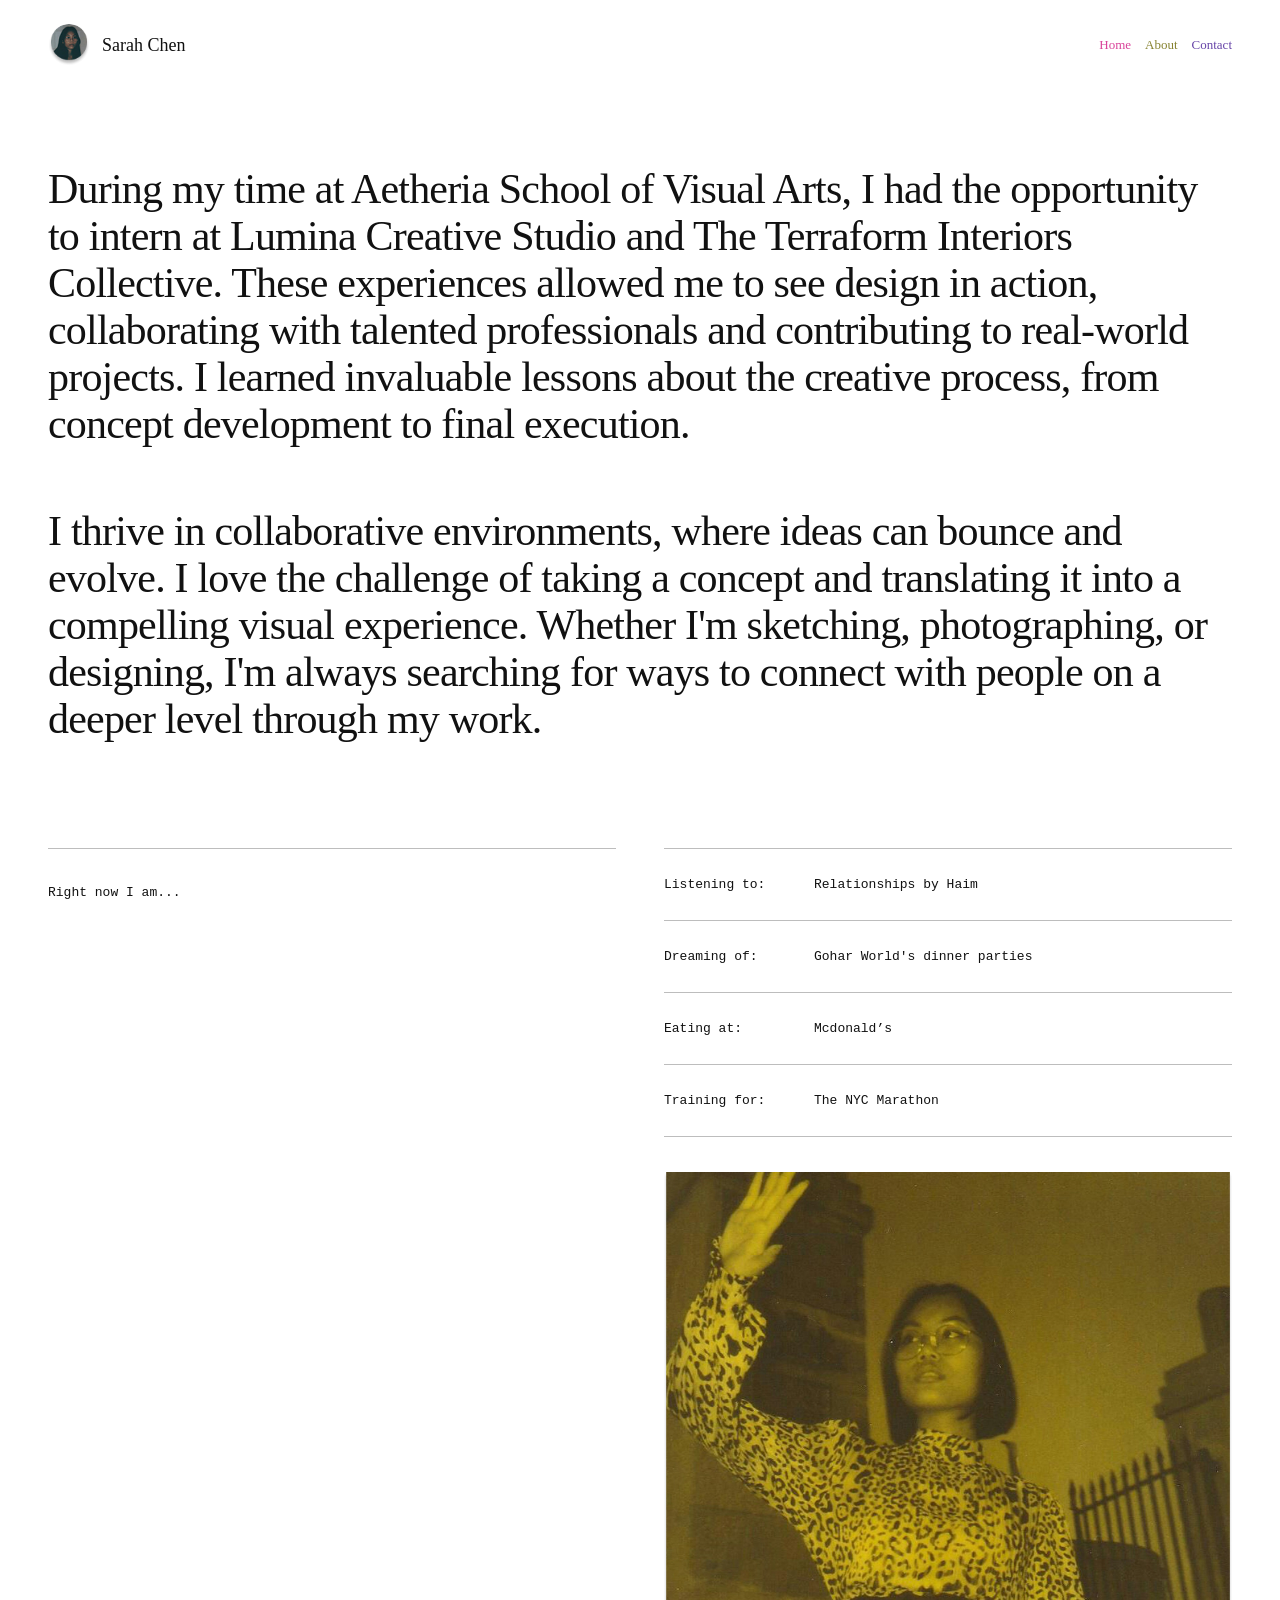
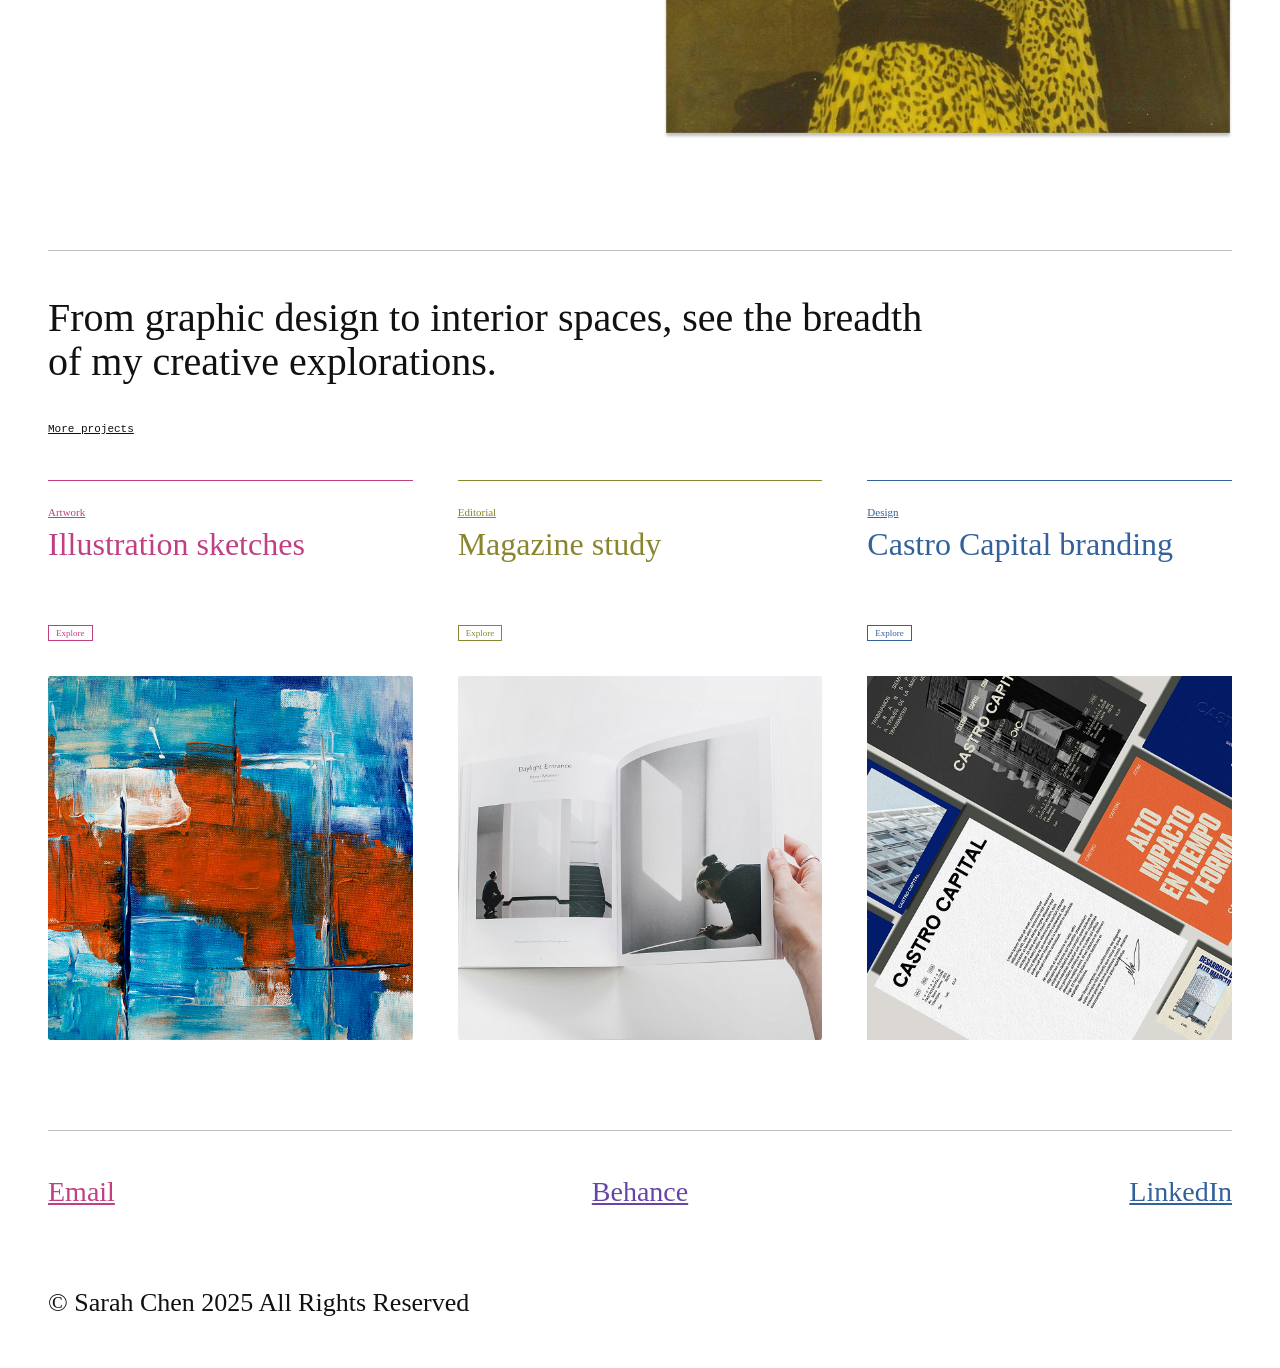
<file: T1/web-minimalista/pages/about.html>
<!doctype html>
<html lang="en">
  <head>
    <meta charset="UTF-8" />
    <meta name="viewport" content="width=device-width, initial-scale=1.0" />

    <title>About | Sarah Chen</title>

    <link rel="stylesheet" href="../assets/css/styles.css" />
  </head>

  <body>
    <header class="site-header">
      <a class="site-header__brand" href="../index.html">
        <img
          class="site-header__logo"
          src="../assets/images/Foto.png"
          alt="Sarah Chen"
        />

        <span class="site-header__name">Sarah Chen</span>
      </a>

      <nav class="site-header__nav">
        <a
          class="site-header__link site-header__link--home"
          href="../index.html"
        >
          Home
        </a>

        <a class="site-header__link site-header__link--about" href="about.html">
          About
        </a>

        <a
          class="site-header__link site-header__link--contact"
          href="mailto:correoEjemplo@gmail.com"
        >
          Contact
        </a>
      </nav>
    </header>

    <main class="about-page">
      <section class="about-intro">
        <p class="about-intro__text">
          During my time at Aetheria School of Visual Arts, I had the
          opportunity to intern at Lumina Creative Studio and The Terraform
          Interiors Collective. These experiences allowed me to see design in
          action, collaborating with talented professionals and contributing to
          real-world projects. I learned invaluable lessons about the creative
          process, from concept development to final execution.
        </p>

        <p class="about-intro__text">
          I thrive in collaborative environments, where ideas can bounce and
          evolve. I love the challenge of taking a concept and translating it
          into a compelling visual experience. Whether I'm sketching,
          photographing, or designing, I'm always searching for ways to connect
          with people on a deeper level through my work.
        </p>
      </section>

      <section class="about-status">
        <div class="about-status__intro">
          <p class="about-status__label">Right now I am...</p>
        </div>

        <div class="about-status__content">
          <div class="about-status__row">
            <span class="about-status__key">Listening to:</span>
            <span class="about-status__value">Relationships by Haim</span>
          </div>

          <div class="about-status__row">
            <span class="about-status__key">Dreaming of:</span>
            <span class="about-status__value">
              Gohar World's dinner parties
            </span>
          </div>

          <div class="about-status__row">
            <span class="about-status__key">Eating at:</span>
            <span class="about-status__value">Mcdonald’s</span>
          </div>

          <div class="about-status__row">
            <span class="about-status__key">Training for:</span>
            <span class="about-status__value">The NYC Marathon</span>
          </div>

          <img
            class="about-status__image"
            src="../assets/images/Photo.png"
            alt="Sarah Chen"
          />
        </div>
      </section>

      <section class="related-projects">
        <h2 class="related-projects__heading">
          From graphic design to interior spaces, see the breadth of my creative
          explorations.
        </h2>

        <a class="related-projects__more" href="index.html#projects">
          More projects
        </a>

        <div class="related-projects__grid">
          <article
            class="related-projects__card related-projects__card--artwork"
          >
            <p class="related-projects__category">Artwork</p>

            <h3 class="related-projects__title">Illustration sketches</h3>

            <a class="related-projects__link" href="index.html#projects">
              Explore
            </a>

            <img
              class="related-projects__image"
              src="../assets/images/image-4 (1).png"
              alt="Illustration sketches"
            />
          </article>

          <article
            class="related-projects__card related-projects__card--editorial"
          >
            <p class="related-projects__category">Editorial</p>

            <h3 class="related-projects__title">Magazine study</h3>

            <a class="related-projects__link" href="index.html#projects">
              Explore
            </a>

            <img
              class="related-projects__image"
              src="../assets/images/Image2 (1).png"
              alt="Magazine study"
            />
          </article>

          <article
            class="related-projects__card related-projects__card--design"
          >
            <p class="related-projects__category">Design</p>

            <h3 class="related-projects__title">Castro Capital branding</h3>

            <a class="related-projects__link" href="index.html#projects">
              Explore
            </a>

            <img
              class="related-projects__image"
              src="../assets/images/Rectangle 1.png"
              alt="Castro Capital branding"
            />
          </article>
        </div>
      </section>
    </main>

    <footer class="site-footer" id="contact">
      <nav class="site-footer__links">
        <a class="site-footer__link site-footer__link--email" href="#">
          Email
        </a>

        <a class="site-footer__link site-footer__link--behance" href="#">
          Behance
        </a>

        <a class="site-footer__link site-footer__link--linkedin" href="#">
          LinkedIn
        </a>
      </nav>

      <p class="site-footer__copyright">
        © Sarah Chen 2025 All Rights Reserved
      </p>
    </footer>
  </body>
</html>
</file>
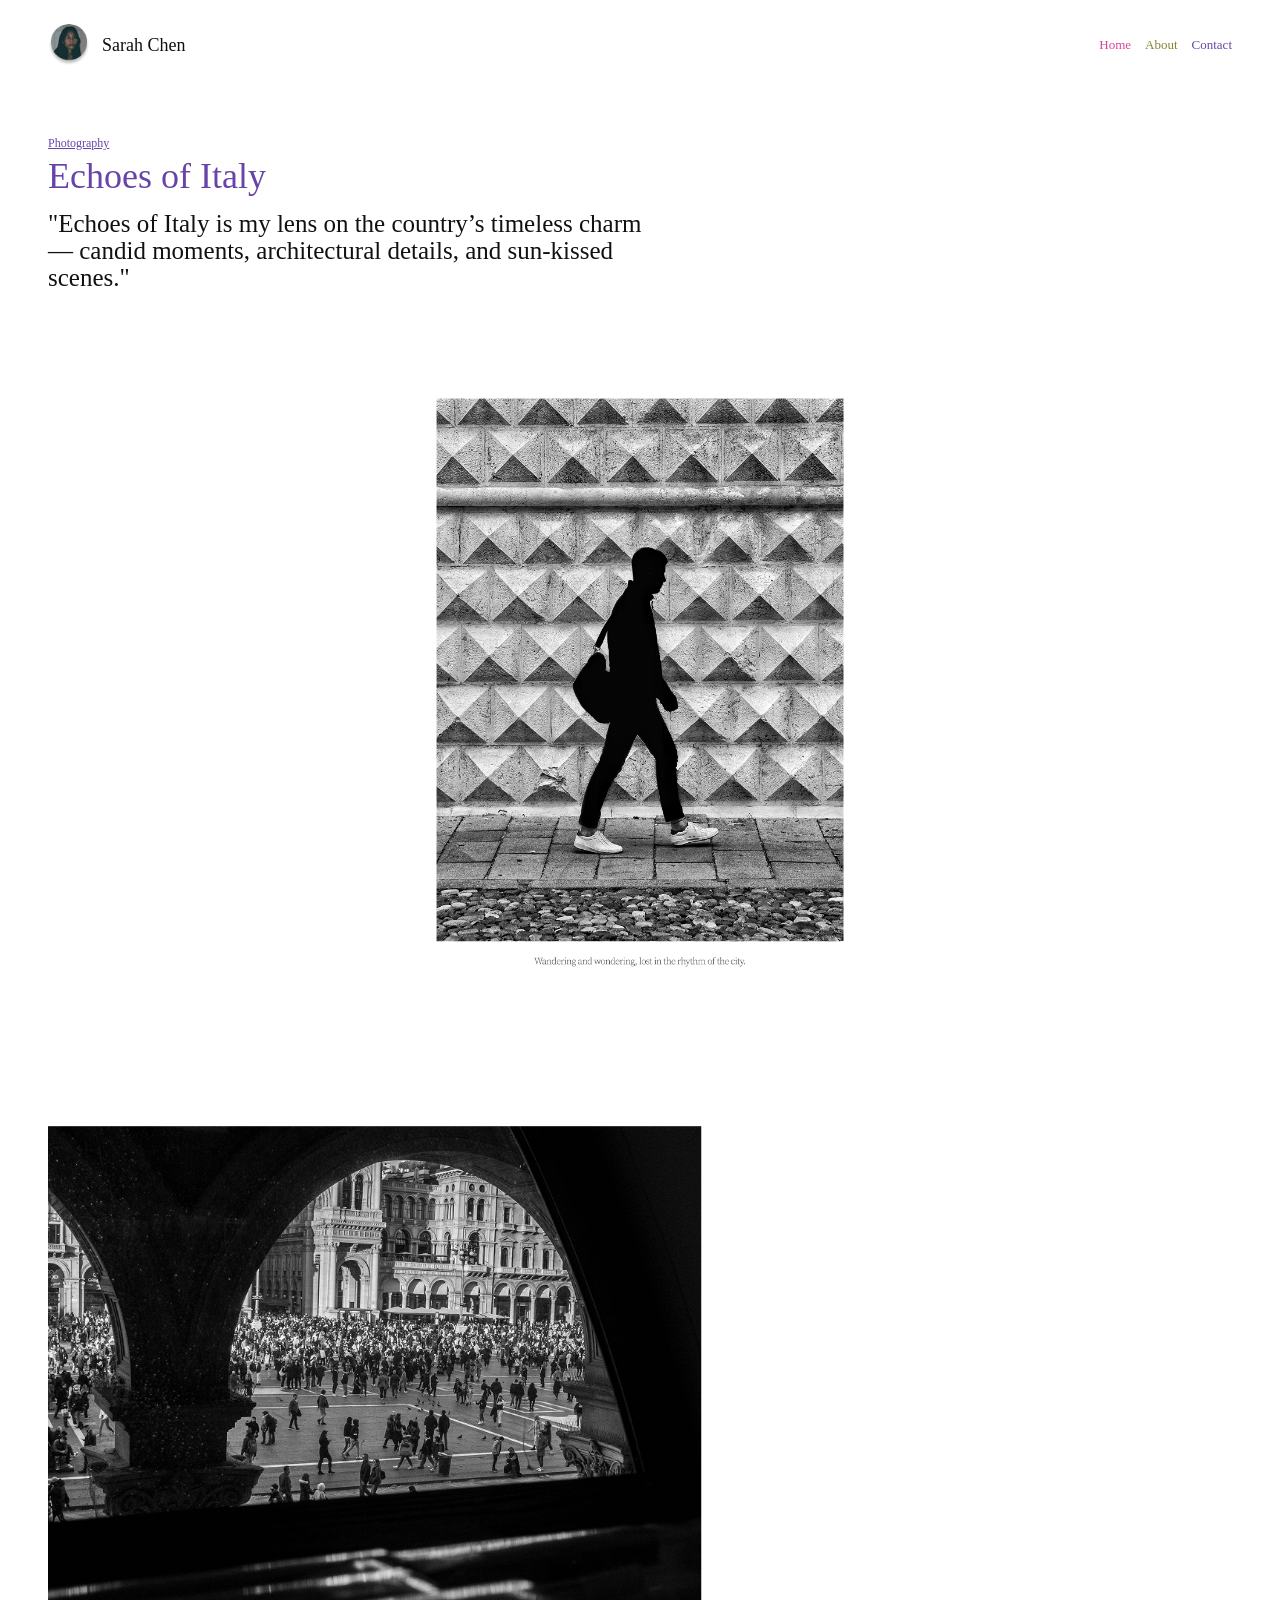
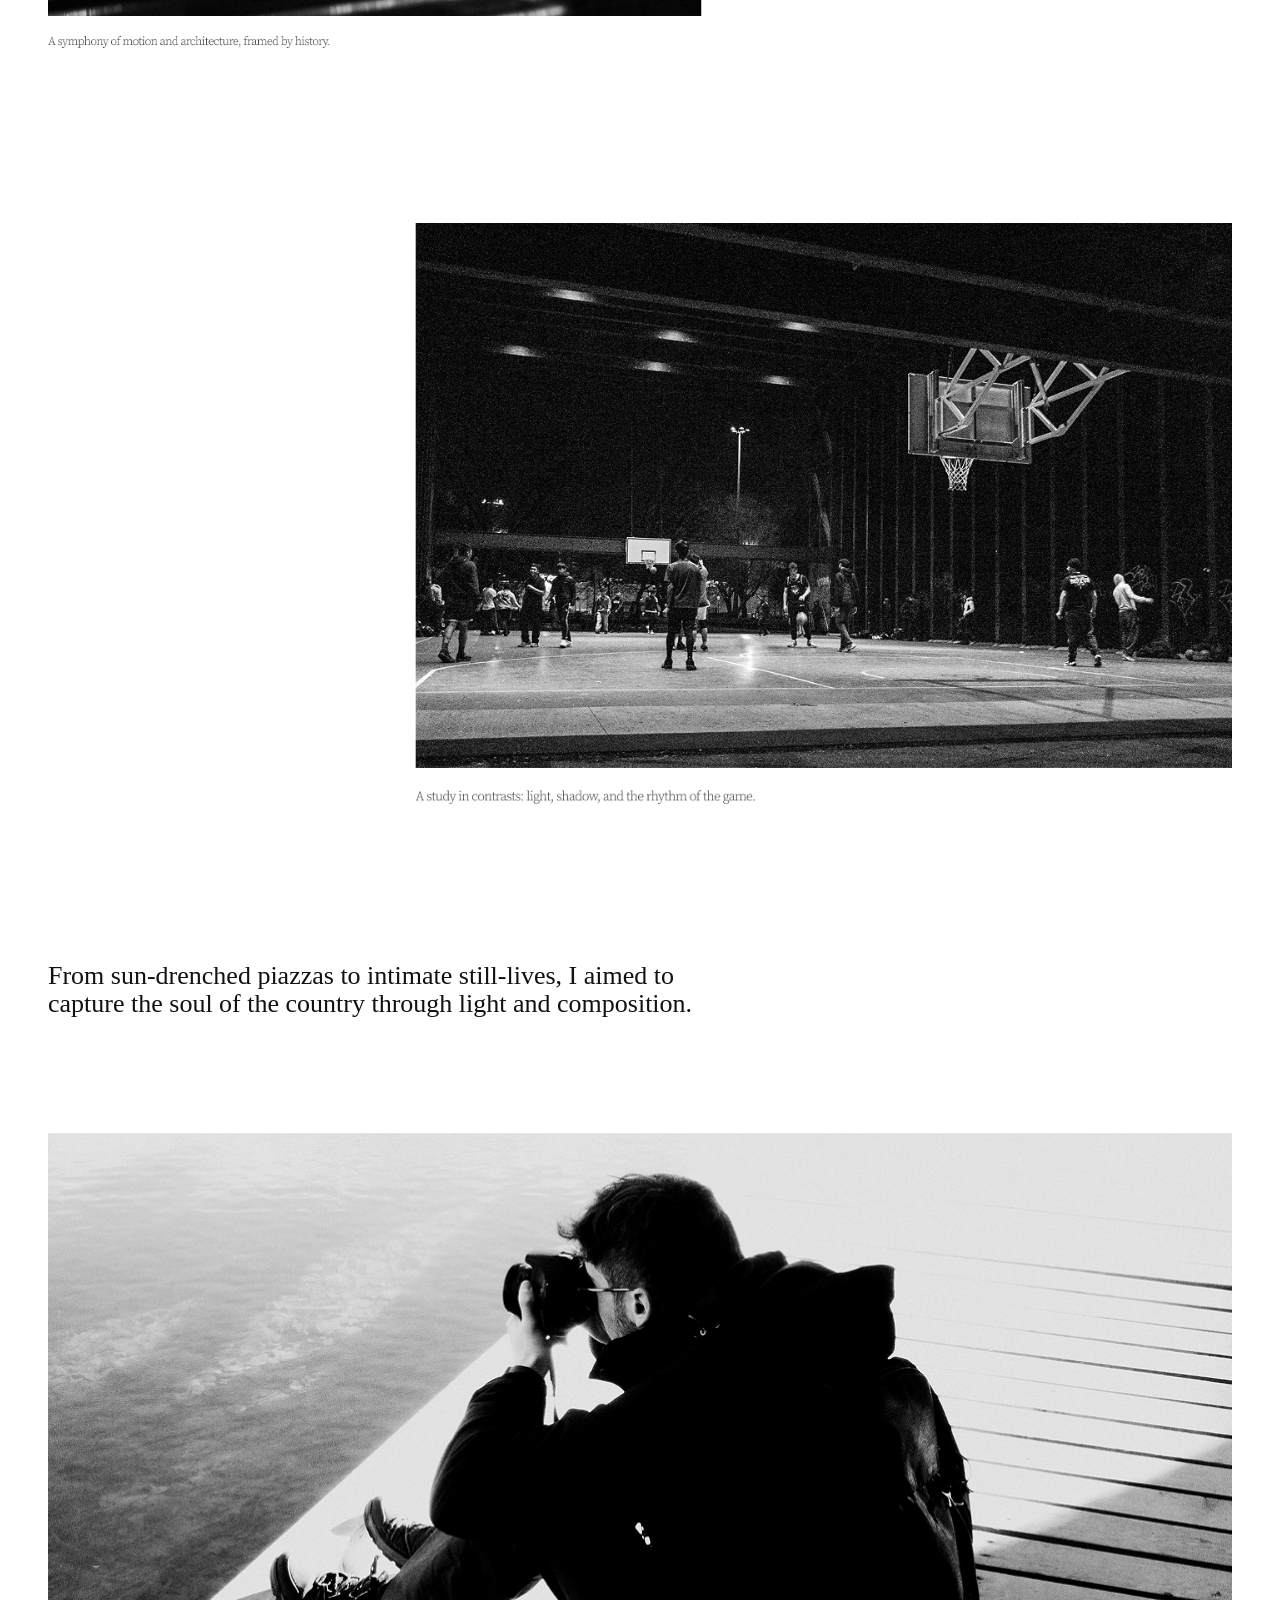
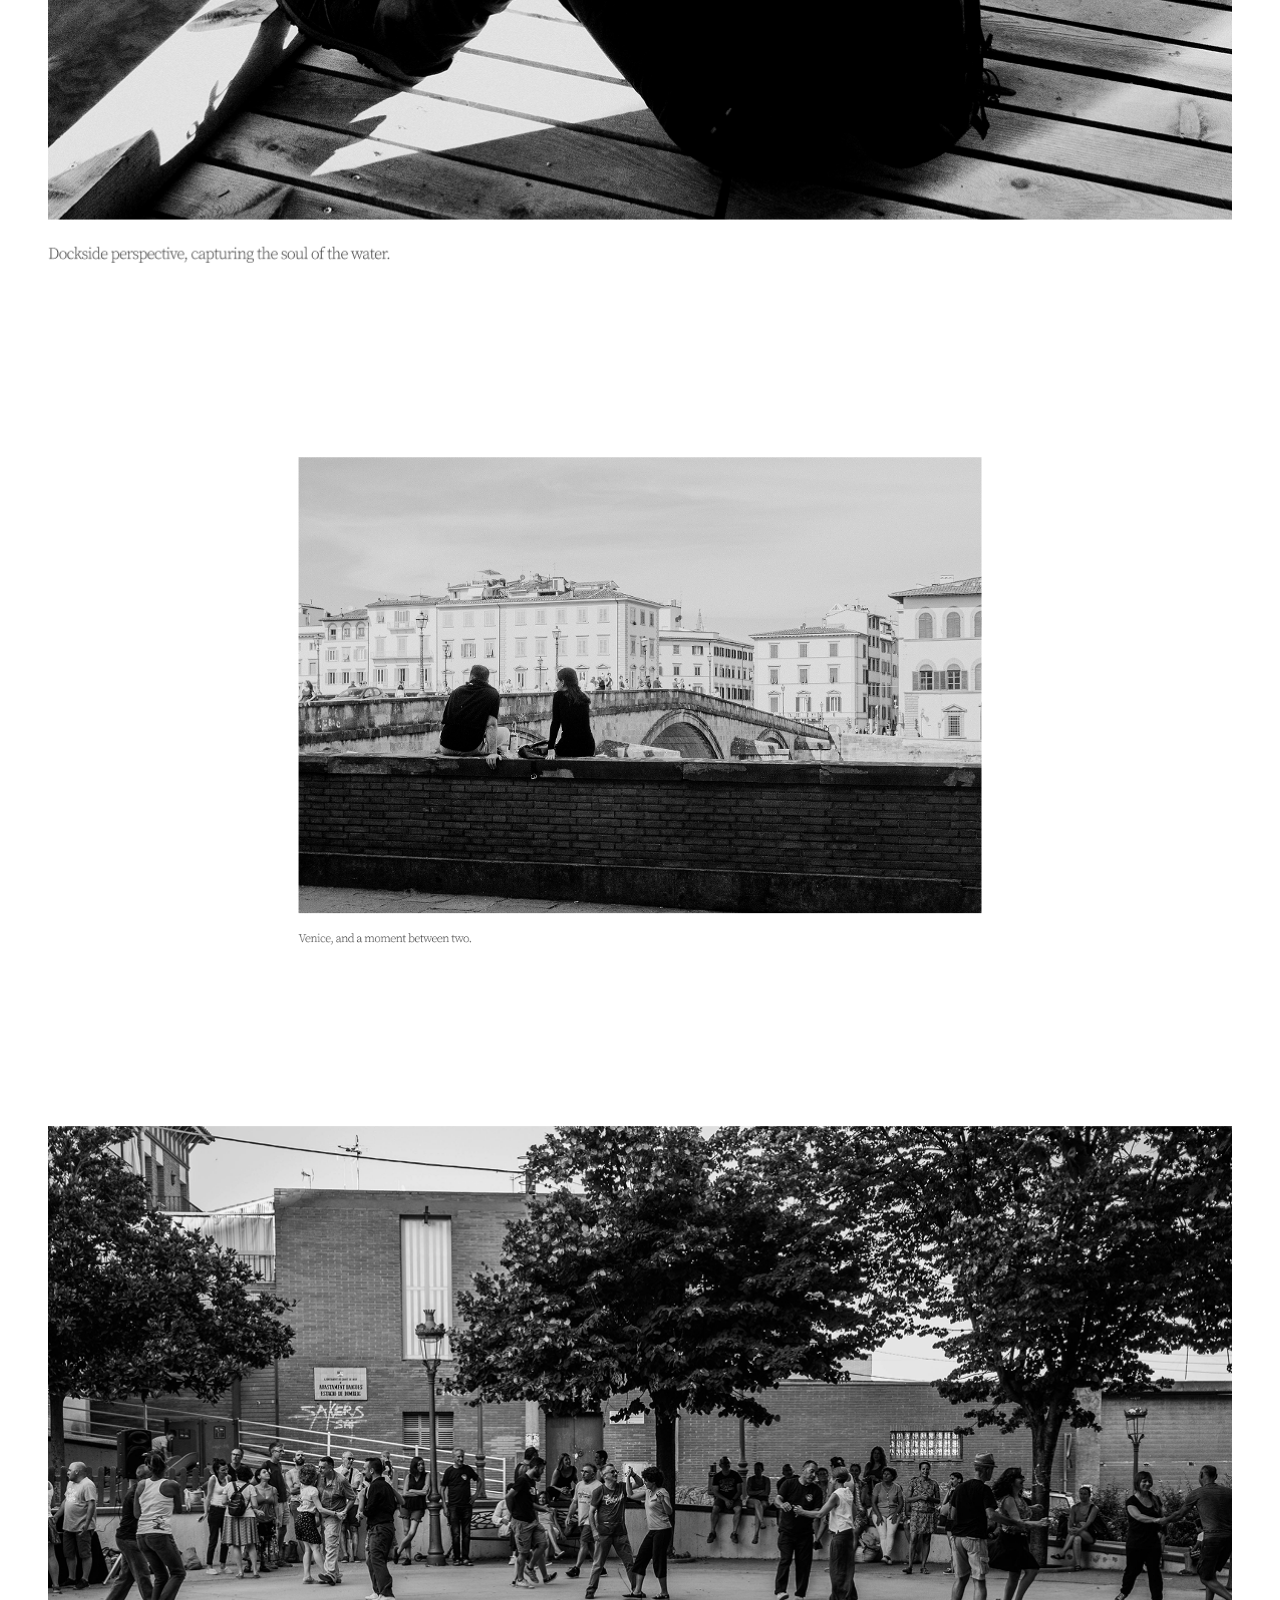
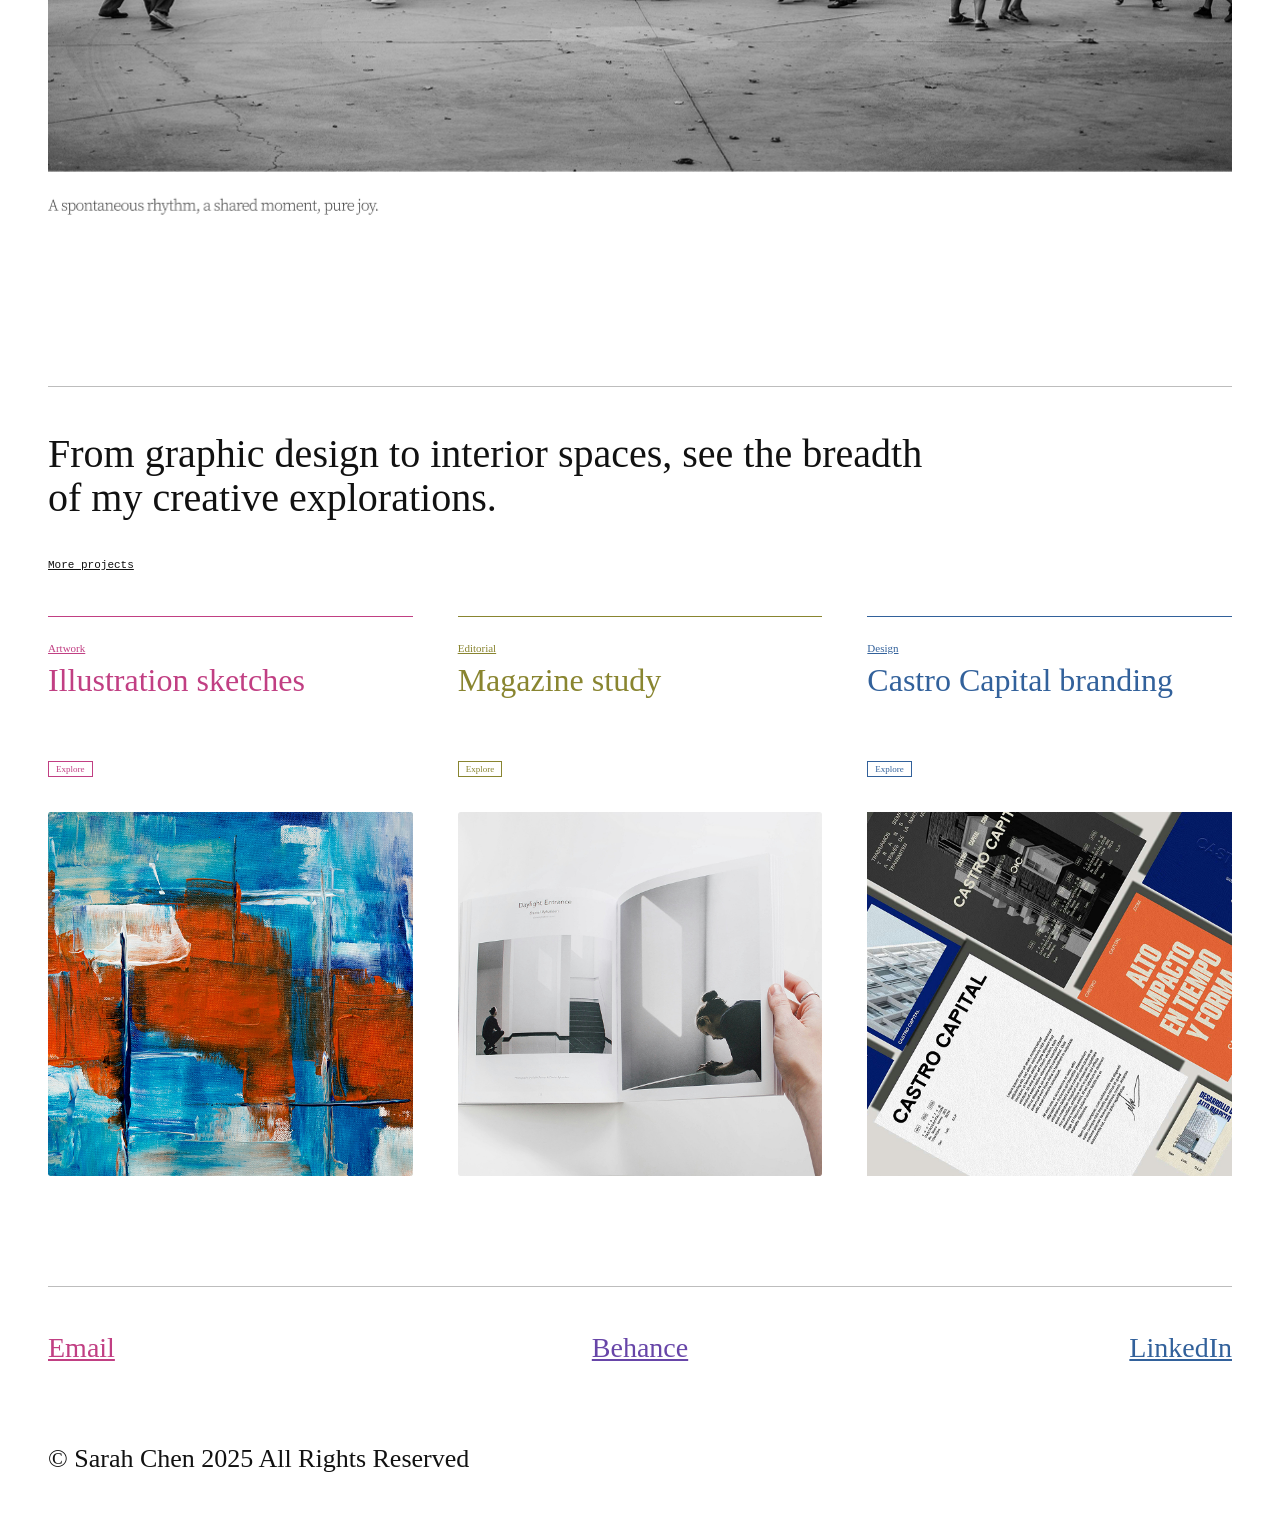
<file: T1/web-minimalista/pages/echoes-of-italy.html>
<!doctype html>
<html lang="en">
  <head>
    <meta charset="UTF-8" />
    <meta name="viewport" content="width=device-width, initial-scale=1.0" />

    <title>Echoes of Italy | Sarah Chen</title>

    <link rel="stylesheet" href="../assets/css/styles.css" />
  </head>

  <body>
    <header class="site-header">
      <a class="site-header__brand" href="../index.html">
        <img
          class="site-header__logo"
          src="../assets/images/Foto.png"
          alt="Sarah Chen"
        />

        <span class="site-header__name">Sarah Chen</span>
      </a>

      <nav class="site-header__nav">
        <a
          class="site-header__link site-header__link--home"
          href="../index.html"
        >
          Home
        </a>

        <a class="site-header__link site-header__link--about" href="about.html">
          About
        </a>

        <a
          class="site-header__link site-header__link--contact"
          href="mailto:correoEjemplo@gmail.com"
        >
          Contact
        </a>
      </nav>
    </header>

    <main class="project-detail">
      <section class="project-detail__intro">
        <p class="project-detail__category">Photography</p>

        <h1 class="project-detail__title">Echoes of Italy</h1>

        <p class="project-detail__description">
          "Echoes of Italy is my lens on the country’s timeless charm — candid
          moments, architectural details, and sun-kissed scenes."
        </p>
      </section>

      <section class="project-gallery">
        <figure
          class="project-gallery__figure project-gallery__figure--narrow project-gallery__figure--center"
        >
          <img
            class="project-gallery__image"
            src="../assets/images/Echoes-01.png"
            alt="Person walking through an Italian street"
          />
        </figure>

        <figure
          class="project-gallery__figure project-gallery__figure--medium project-gallery__figure--left"
        >
          <img
            class="project-gallery__image"
            src="../assets/images/Echoes02.png"
            alt="Italian street seen through an arch"
          />
        </figure>

        <figure
          class="project-gallery__figure project-gallery__figure--wide project-gallery__figure--right"
        >
          <img
            class="project-gallery__image"
            src="../assets/images/Echoes03.png"
            alt="Basketball court at night"
          />
        </figure>

        <p class="project-gallery__text">
          From sun-drenched piazzas to intimate still-lives, I aimed to capture
          the soul of the country through light and composition.
        </p>

        <figure
          class="project-gallery__figure project-gallery__figure--full project-gallery__figure--left"
        >
          <img
            class="project-gallery__image"
            src="../assets/images/Echoes04.png"
            alt="Photographer sitting near the sea"
          />
        </figure>

        <figure
          class="project-gallery__figure project-gallery__figure--medium project-gallery__figure--center"
        >
          <img
            class="project-gallery__image"
            src="../assets/images/Echoes05.png"
            alt="People sitting near a river in Italy"
          />
        </figure>

        <figure
          class="project-gallery__figure project-gallery__figure--full project-gallery__figure--left"
        >
          <img
            class="project-gallery__image"
            src="../assets/images/Echoes06.png"
            alt="Crowd walking through an Italian square"
          />
        </figure>
      </section>

      <section class="related-projects">
        <h2 class="related-projects__heading">
          From graphic design to interior spaces, see the breadth of my creative
          explorations.
        </h2>

        <a class="related-projects__more" href="index.html#projects">
          More projects
        </a>

        <div class="related-projects__grid">
          <article
            class="related-projects__card related-projects__card--artwork"
          >
            <p class="related-projects__category">Artwork</p>

            <h3 class="related-projects__title">Illustration sketches</h3>

            <a class="related-projects__link" href="index.html#projects">
              Explore
            </a>

            <img
              class="related-projects__image"
              src="../assets/images/image-4 (1).png"
              alt="Illustration sketches"
            />
          </article>

          <article
            class="related-projects__card related-projects__card--editorial"
          >
            <p class="related-projects__category">Editorial</p>

            <h3 class="related-projects__title">Magazine study</h3>

            <a class="related-projects__link" href="index.html#projects">
              Explore
            </a>

            <img
              class="related-projects__image"
              src="../assets/images/Image2 (1).png"
              alt="Magazine study"
            />
          </article>

          <article
            class="related-projects__card related-projects__card--design"
          >
            <p class="related-projects__category">Design</p>

            <h3 class="related-projects__title">Castro Capital branding</h3>

            <a class="related-projects__link" href="index.html#projects">
              Explore
            </a>

            <img
              class="related-projects__image"
              src="../assets/images/Rectangle 1.png"
              alt="Castro Capital branding"
            />
          </article>
        </div>
      </section>
    </main>

    <footer class="site-footer" id="contact">
      <nav class="site-footer__links">
        <a class="site-footer__link site-footer__link--email" href="#">
          Email
        </a>

        <a class="site-footer__link site-footer__link--behance" href="#">
          Behance
        </a>

        <a class="site-footer__link site-footer__link--linkedin" href="#">
          LinkedIn
        </a>
      </nav>

      <p class="site-footer__copyright">
        © Sarah Chen 2025 All Rights Reserved
      </p>
    </footer>
  </body>
</html>
</file>
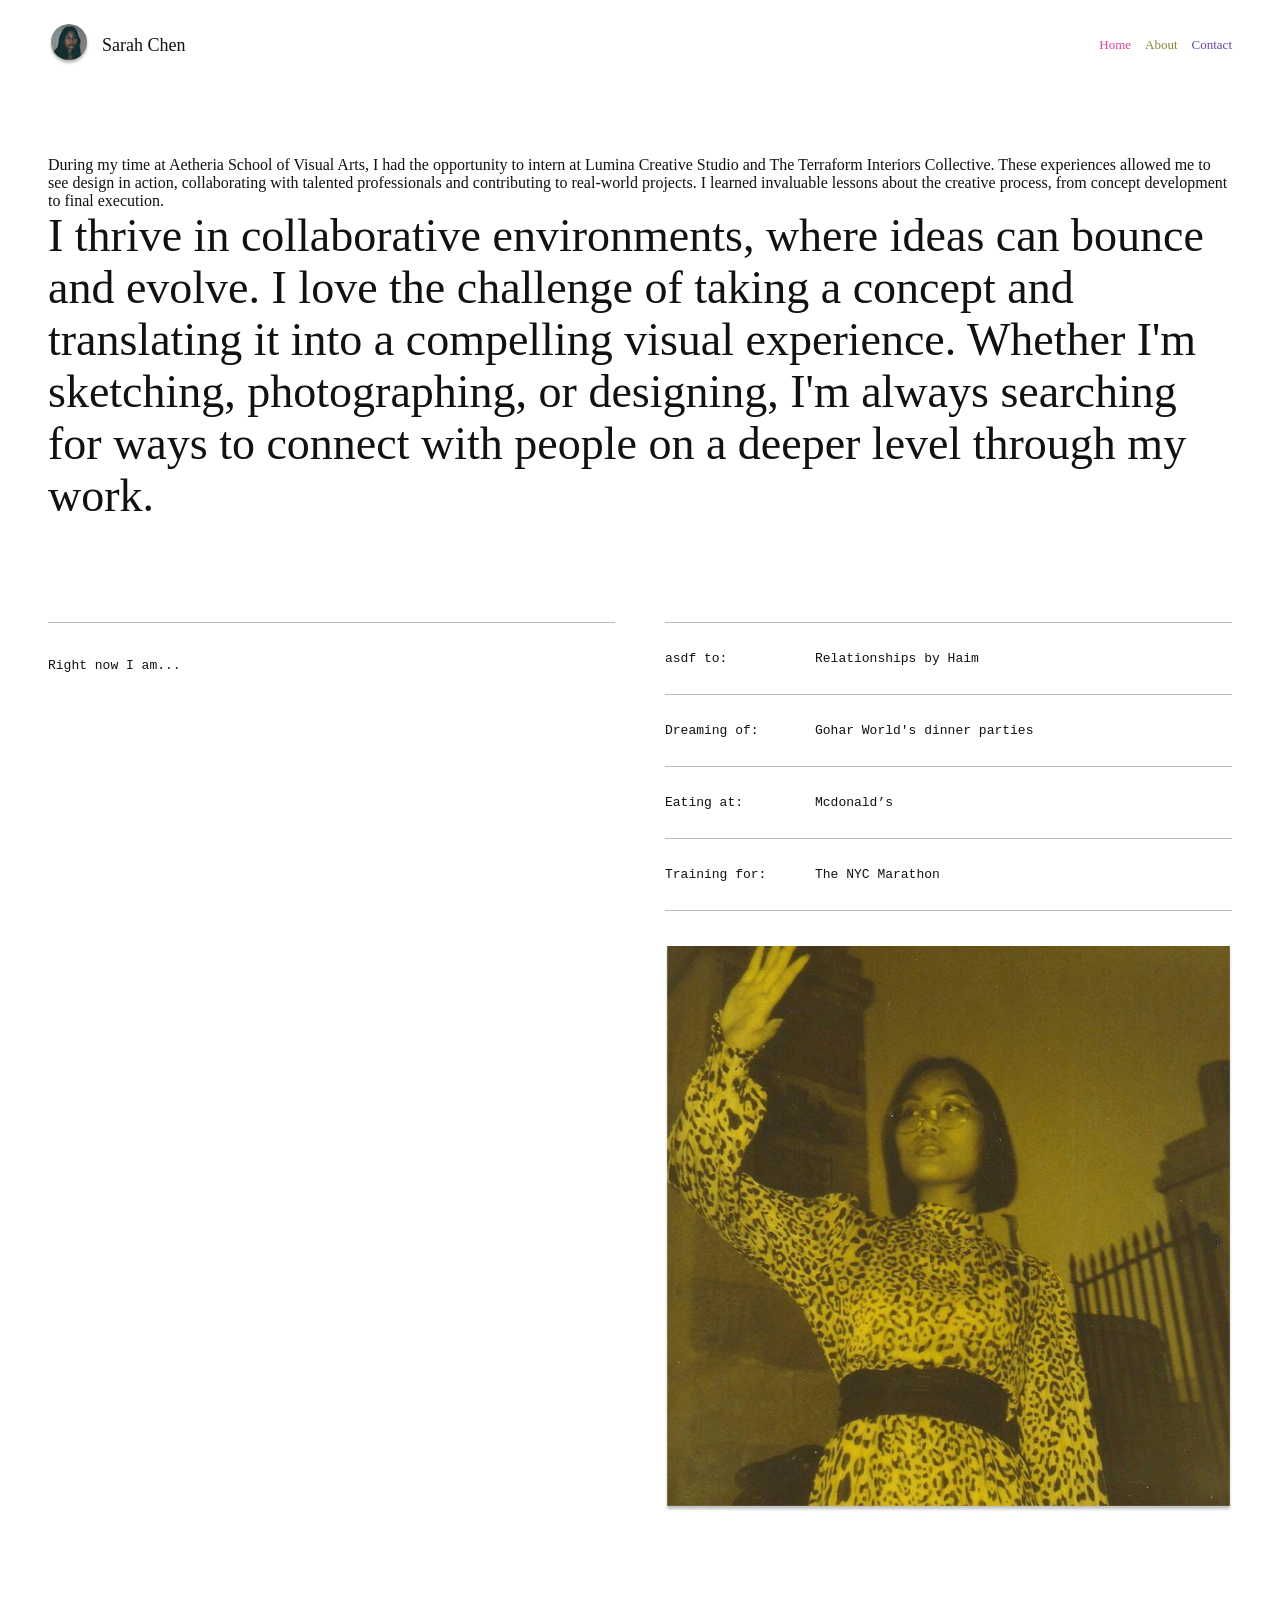
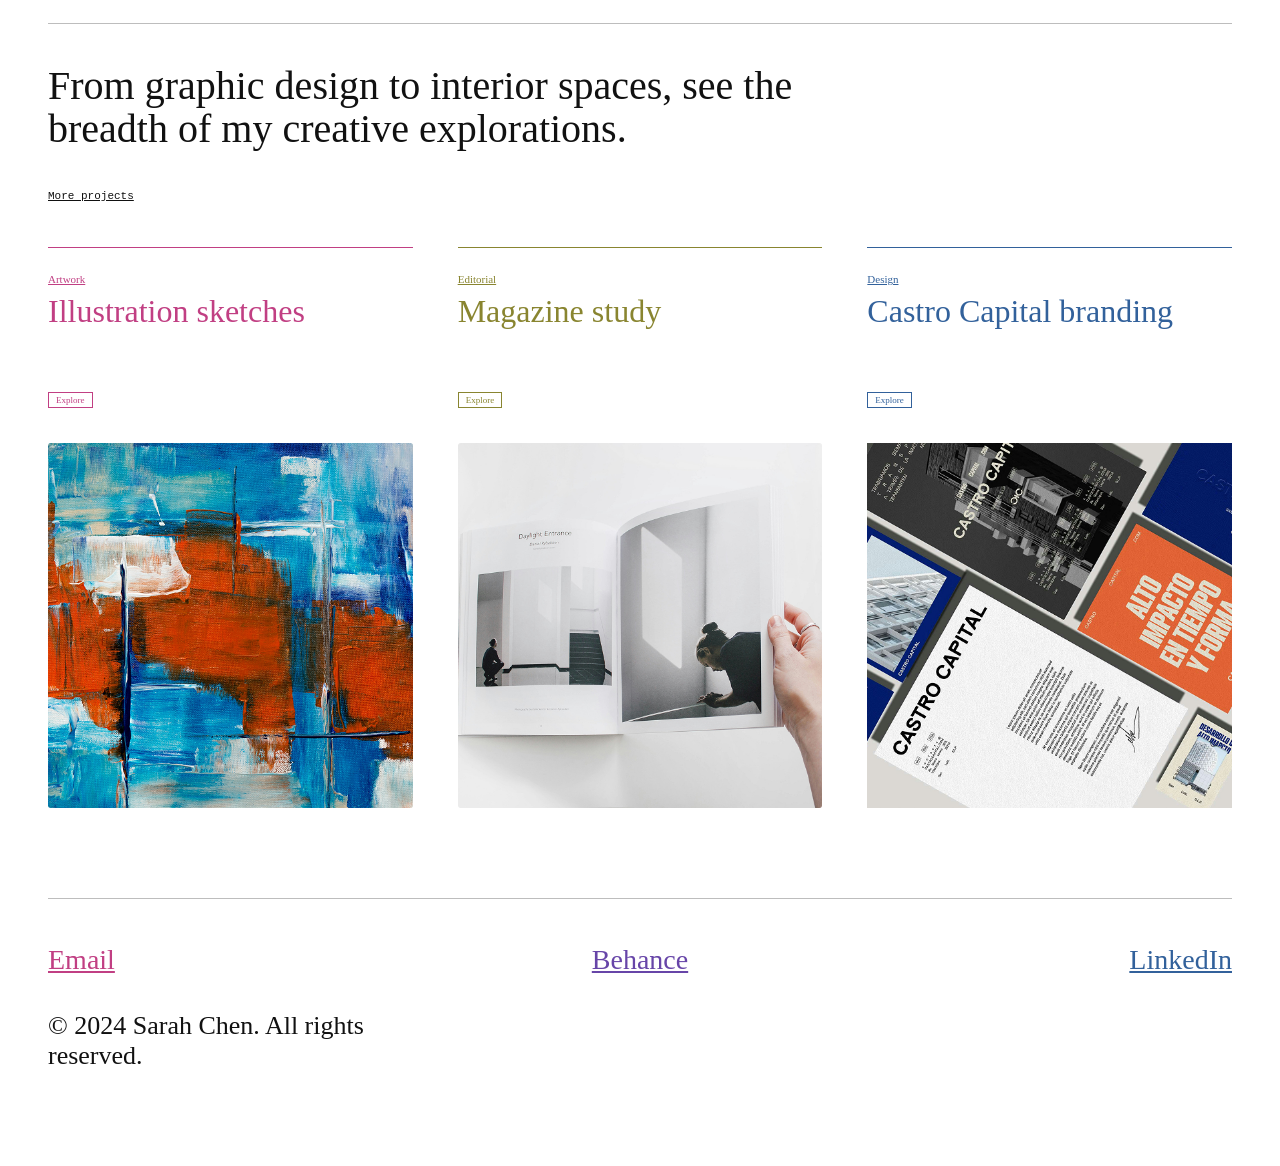
<file: T1/web-personal/pages/about.html>
<!doctype html>
<html lang="en">
  <head>
    <meta charset="UTF-8" />
    <meta name="viewport" content="width=device-width, initial-scale=1.0" />
    <title>About | Sarah Chen</title>
    <link rel="stylesheet" href="../assets/css/styles.css" />
  </head>
  <body>
    <header class="site-header">
      <a class="site-header__brand" href="../index.html">
        <img
          class="site-header__logo"
          src="../assets/images/Foto.png"
          alt="Sarah Chen Logo"
        />
        <span class="site-header__name">Sarah Chen</span>
      </a>

      <nav class="site-header__nav">
        <a
          class="site-header__link site-header__link--home"
          href="../index.html"
          >Home</a
        >
        <a class="site-header__link site-header__link--about" href="about.html"
          >About</a
        >
        <a
          class="site-header__link site-header__link--contact"
          href="../index.html#contact"
          >Contact</a
        >
      </nav>
    </header>
    <main class="about-page">
      <section class="about-intro">
        <p class="about-intro__description">
          During my time at Aetheria School of Visual Arts, I had the
          opportunity to intern at Lumina Creative Studio and The Terraform
          Interiors Collective. These experiences allowed me to see design in
          action, collaborating with talented professionals and contributing to
          real-world projects. I learned invaluable lessons about the creative
          process, from concept development to final execution.
        </p>

        <p class="about-intro__text">
          I thrive in collaborative environments, where ideas can bounce and
          evolve. I love the challenge of taking a concept and translating it
          into a compelling visual experience. Whether I'm sketching,
          photographing, or designing, I'm always searching for ways to connect
          with people on a deeper level through my work.
        </p>
      </section>

      <section class="about-status">
        <div class="about-status__intro">
          <p class="about-status__label">Right now I am...</p>
        </div>

        <div class="about-status__content">
          <div class="about-status__row">
            <span class="about-status__key">asdf to:</span>
            <span class="about-status__value">Relationships by Haim</span>
          </div>

          <div class="about-status__row">
            <span class="about-status__key">Dreaming of:</span>
            <span class="about-status__value">
              Gohar World's dinner parties
            </span>
          </div>

          <div class="about-status__row">
            <span class="about-status__key">Eating at:</span>
            <span class="about-status__value">Mcdonald’s</span>
          </div>

          <div class="about-status__row">
            <span class="about-status__key">Training for:</span>
            <span class="about-status__value">The NYC Marathon</span>
          </div>

          <img
            class="about-status__image"
            src="../assets/images/Photo.png"
            alt="Sarah Chen"
          />
        </div>
      </section>

      <section class="related-projects">
        <h2 class="related-projects__heading">
          From graphic design to interior spaces, see the breadth of my creative
          explorations.
        </h2>

        <a class="related-projects__more" href="index.html#projects">
          More projects
        </a>

        <div class="related-projects__grid">
          <article
            class="related-projects__card related-projects__card--artwork"
          >
            <p class="related-projects__category">Artwork</p>

            <h3 class="related-projects__title">Illustration sketches</h3>

            <a class="related-projects__link" href="index.html#projects">
              Explore
            </a>

            <img
              class="related-projects__image"
              src="../assets/images/image-4 (1).png"
              alt="Illustration sketches"
            />
          </article>

          <article
            class="related-projects__card related-projects__card--editorial"
          >
            <p class="related-projects__category">Editorial</p>

            <h3 class="related-projects__title">Magazine study</h3>

            <a class="related-projects__link" href="index.html#projects">
              Explore
            </a>

            <img
              class="related-projects__image"
              src="../assets/images/Image2 (1).png"
              alt="Magazine study"
            />
          </article>

          <article
            class="related-projects__card related-projects__card--design"
          >
            <p class="related-projects__category">Design</p>

            <h3 class="related-projects__title">Castro Capital branding</h3>

            <a class="related-projects__link" href="index.html#projects">
              Explore
            </a>

            <img
              class="related-projects__image"
              src="../assets/images/Rectangle 1.png"
              alt="Castro Capital branding"
            />
          </article>
        </div>
      </section>
    </main>
    <footer class="site-footer" id="contact">
      <nav class="site-footer__links">
        <a class="site-footer__link site-footer__link--email" href="#">Email</a>
        <a class="site-footer__link site-footer__link--behance" href="#"
          >Behance</a
        >
        <a class="site-footer__link site-footer__link--linkedin" href="#"
          >LinkedIn</a
        >
        <p class="site-footer__copyright">
          &copy; 2024 Sarah Chen. All rights reserved.
        </p>
      </nav>
    </footer>
  </body>
</html>
</file>
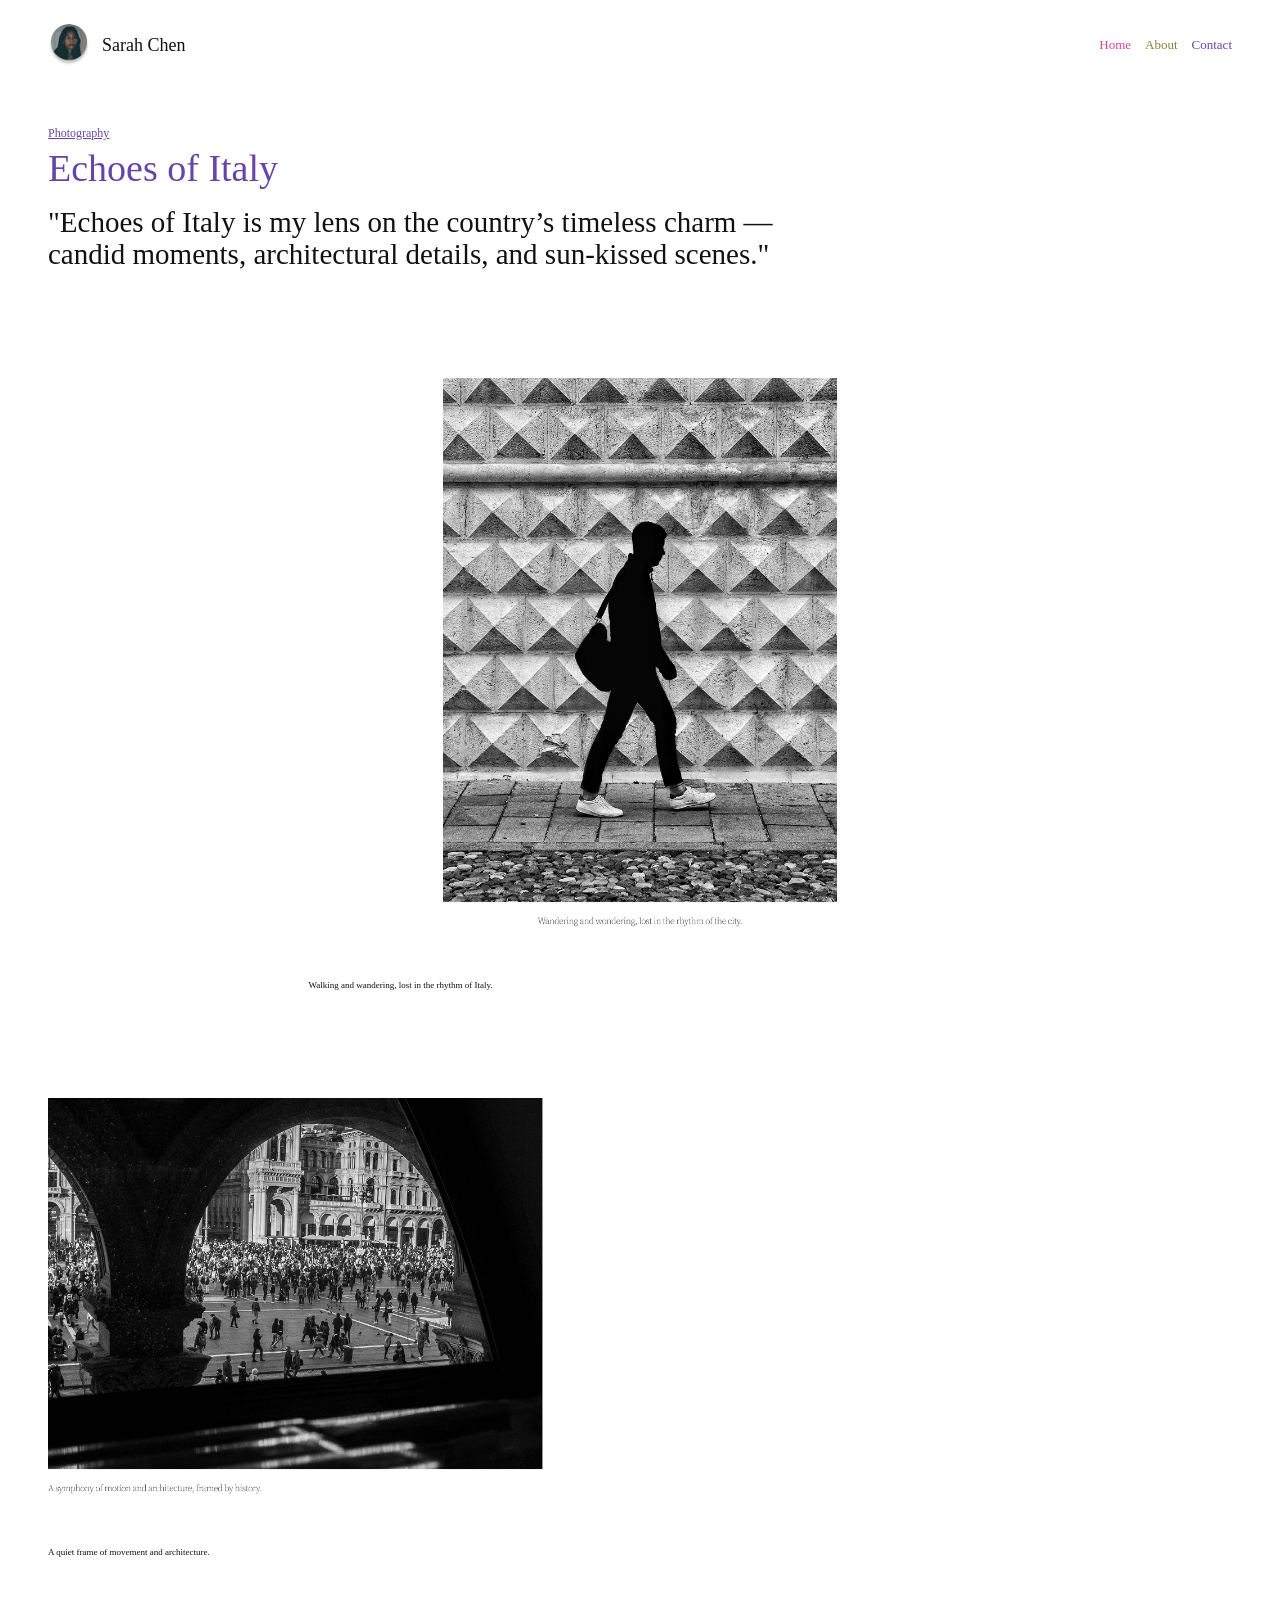
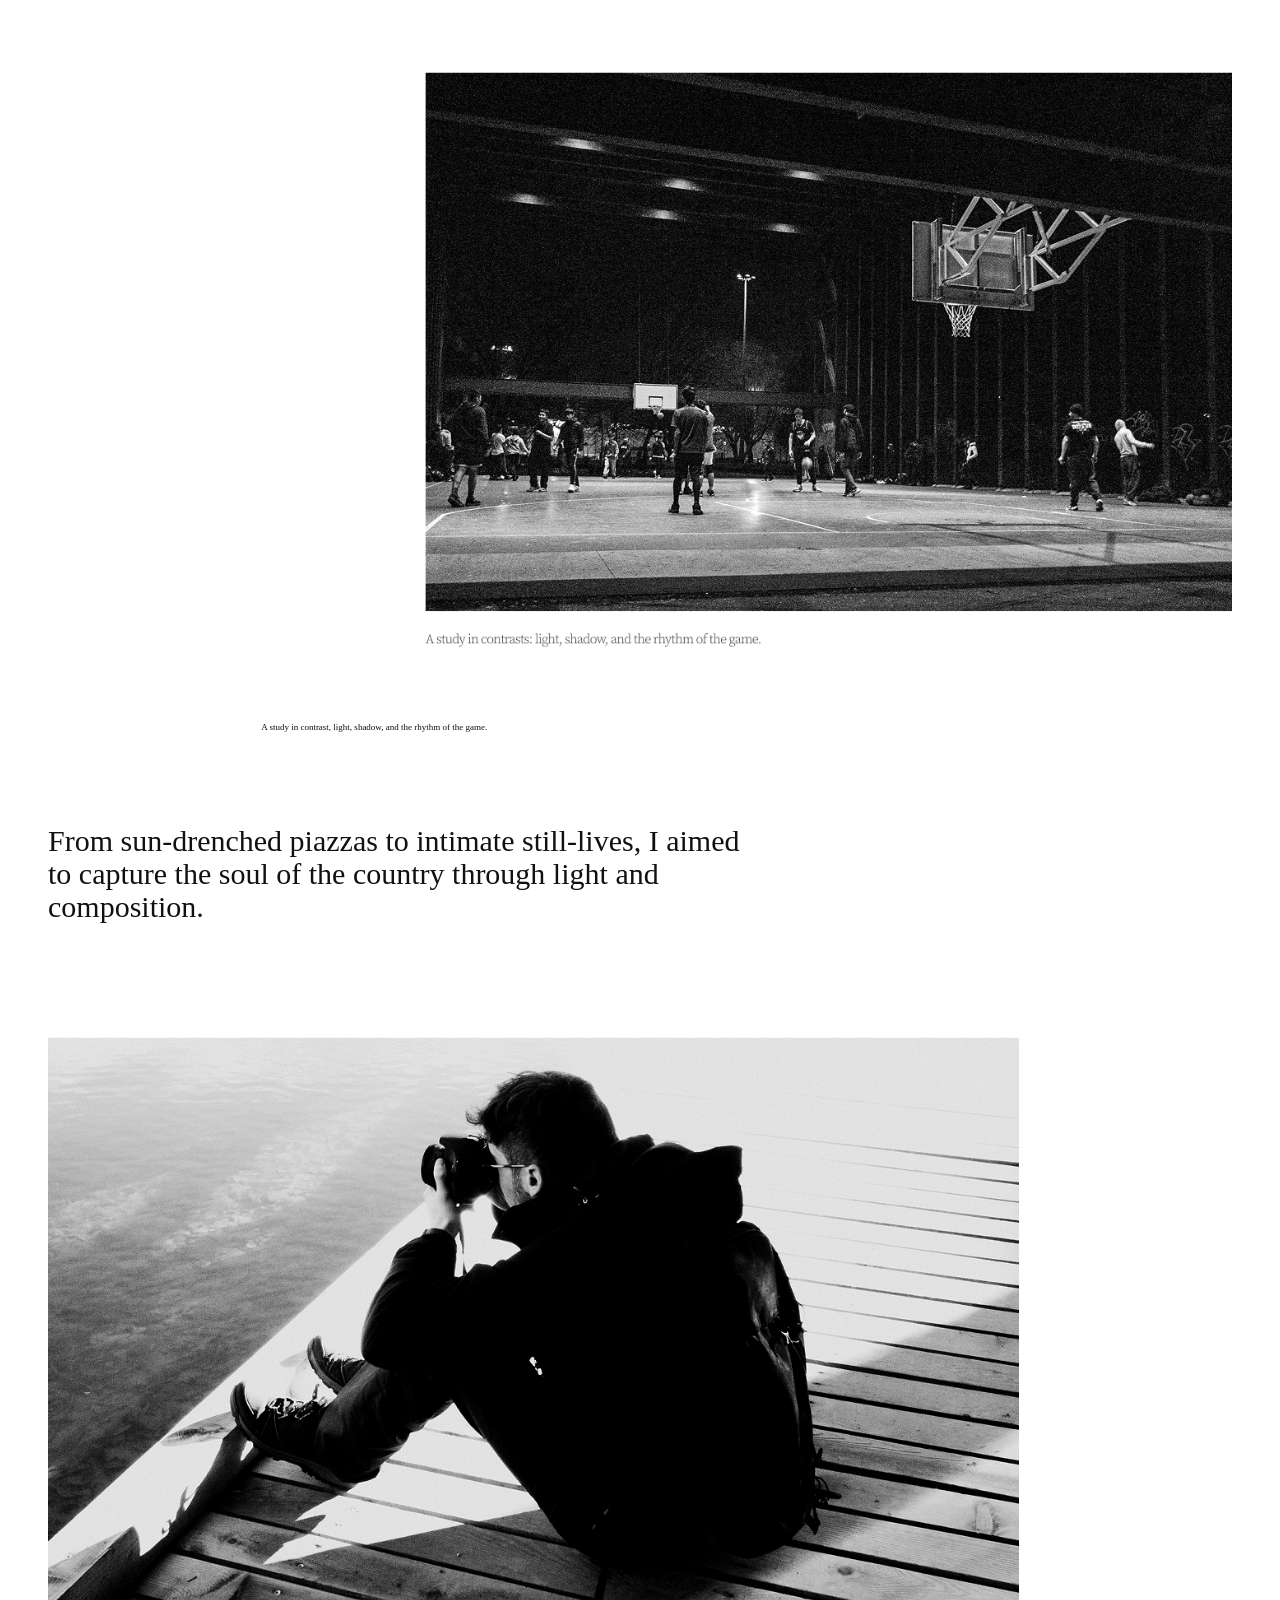
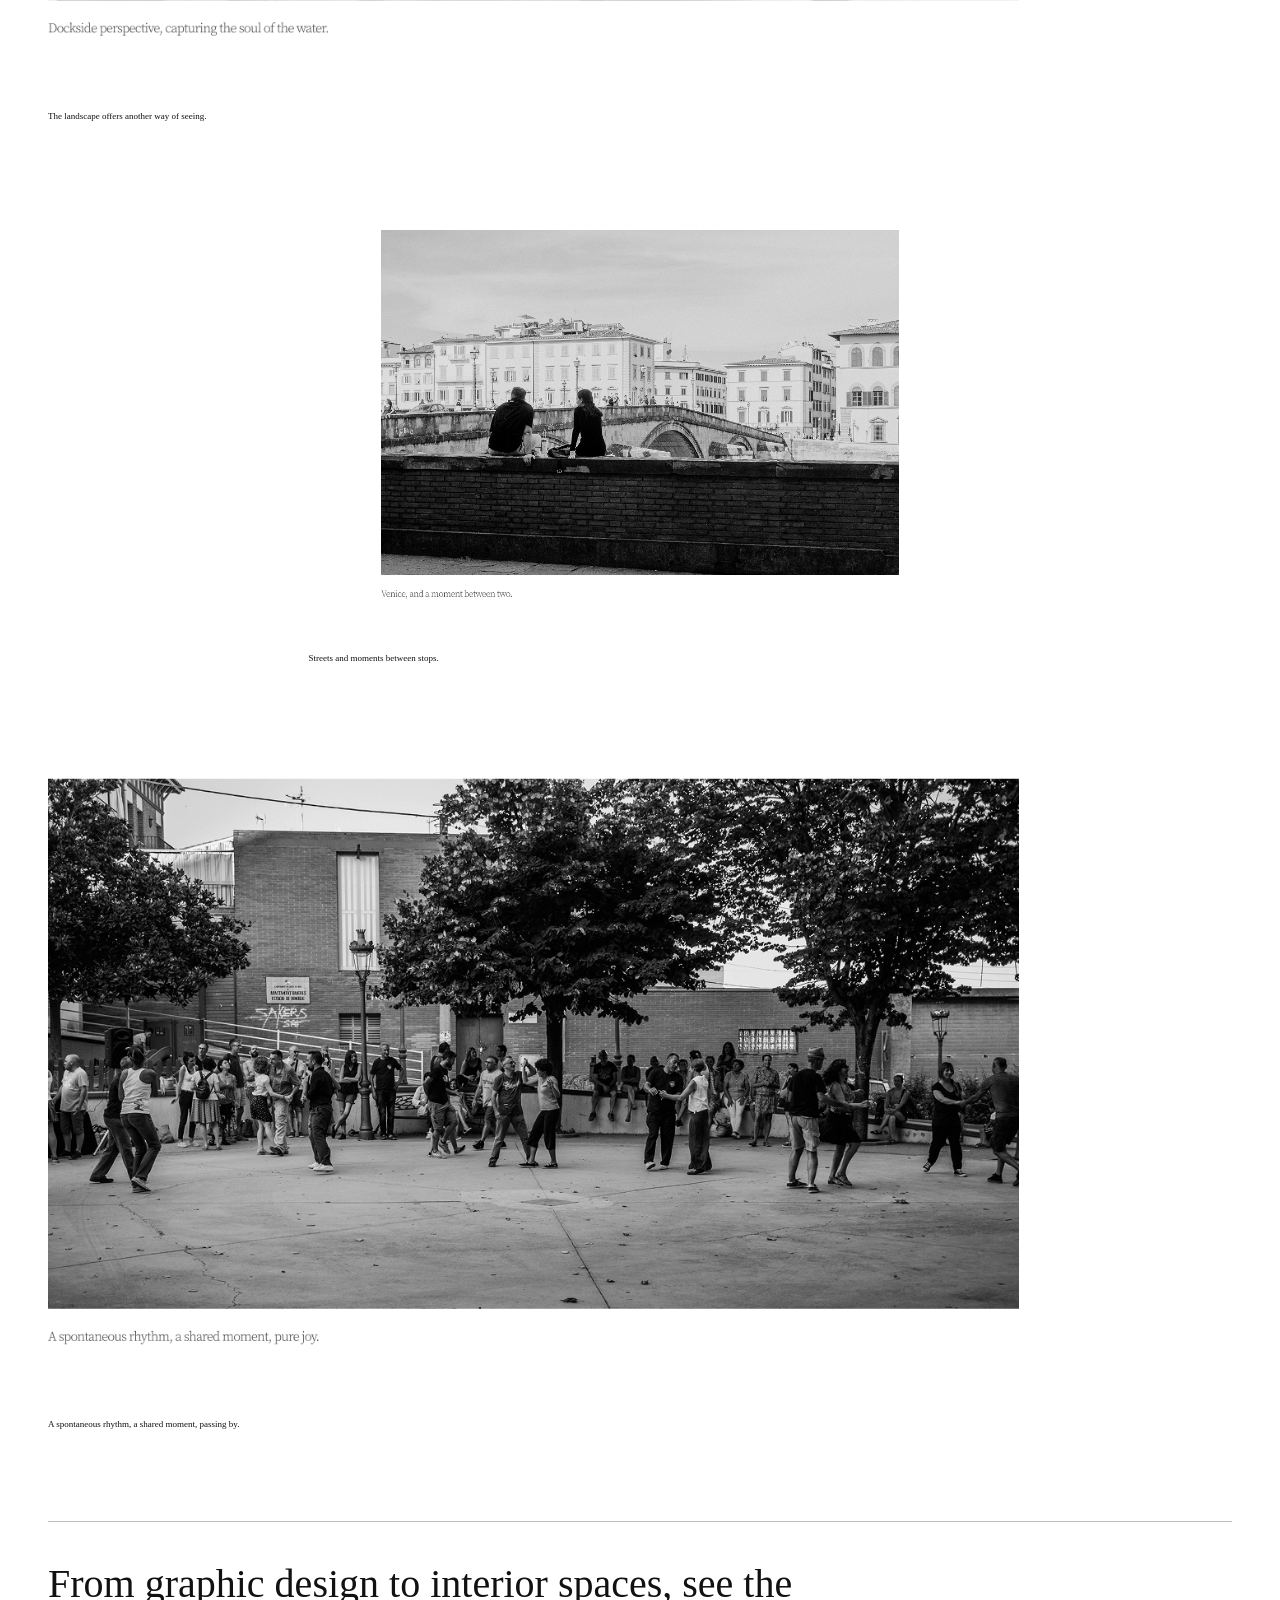
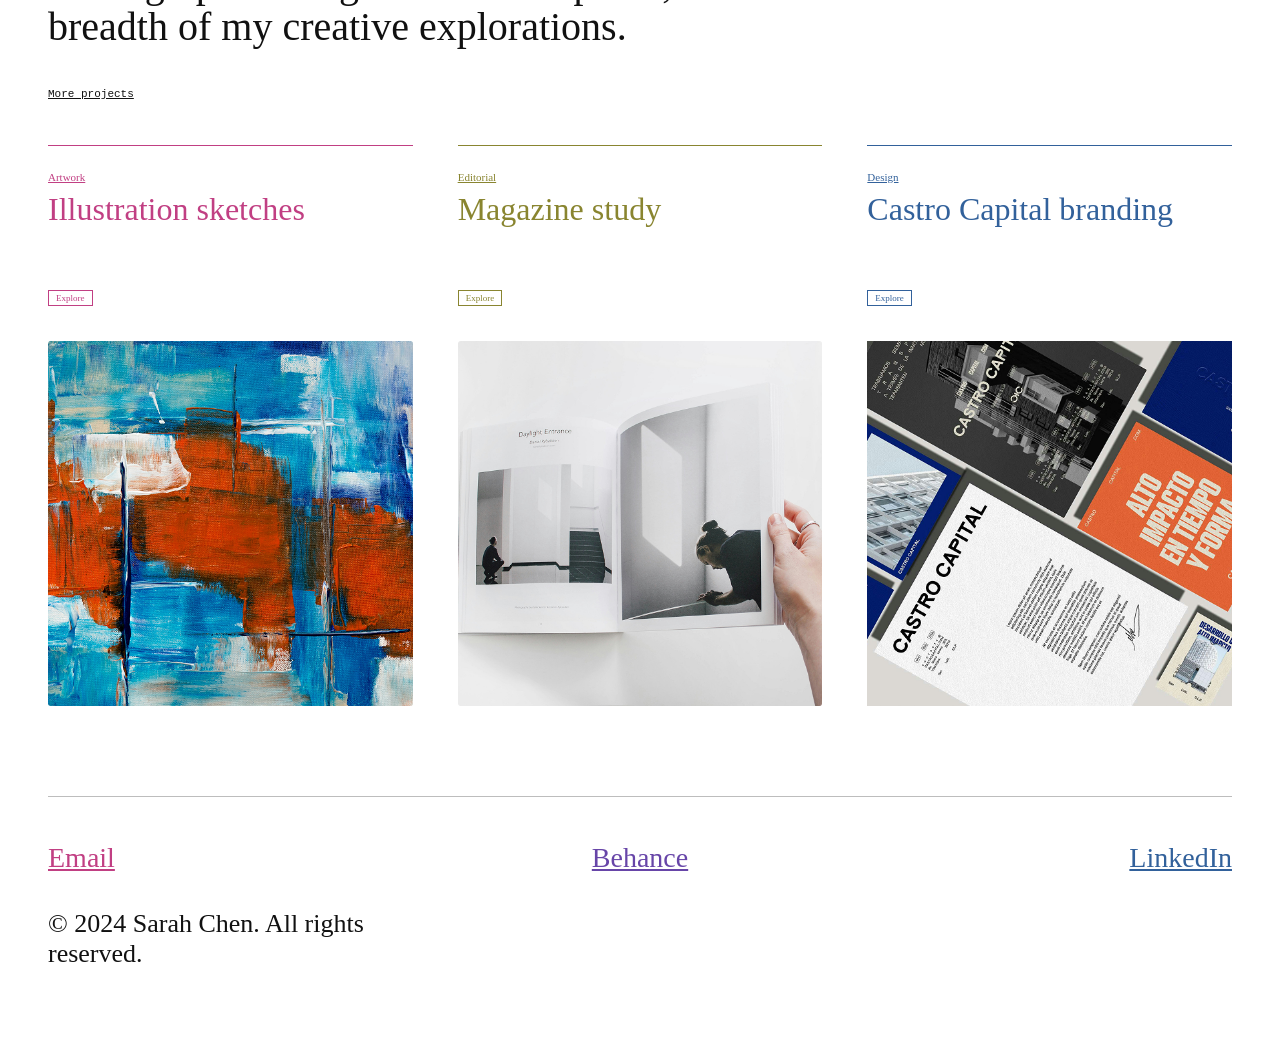
<file: T1/web-personal/pages/echoes-of-italy.html>
<!doctype html>
<html lang="en">
  <head>
    <meta charset="UTF-8" />
    <meta name="viewport" content="width=device-width, initial-scale=1.0" />
    <title>Echoes of Italy | Sarah Chen</title>
    <link rel="stylesheet" href="../assets/css/styles.css" />
  </head>
  <body>
    <header class="site-header">
      <a class="site-header__brand" href="../index.html">
        <img
          class="site-header__logo"
          src="../assets/images/Foto.png"
          alt="Sarah Chen Logo"
        />
        <span class="site-header__name">Sarah Chen</span>
      </a>

      <nav class="site-header__nav">
        <a
          class="site-header__link site-header__link--home"
          href="../index.html"
          >Home</a
        >
        <a
          class="site-header__link site-header__link--about"
          href="../pages/about.html"
          >About</a
        >
        <a
          class="site-header__link site-header__link--contact"
          href="../index.html#contact"
          >Contact</a
        >
      </nav>
    </header>
    <main class="project-detail">
      <section class="project-detail__intro">
        <p class="project-detail__category">Photography</p>
        <h1 class="project-detail__title">Echoes of Italy</h1>
        <p class="project-detail__description">
          "Echoes of Italy is my lens on the country’s timeless charm — candid
          moments, architectural details, and sun-kissed scenes."
        </p>
      </section>

      <section class="project-gallery">
        <figure
          class="project-gallery__figure project-gallery__figure--medium project-gallery__figure--center"
        >
          <img
            class="project-gallery__image"
            src="../assets/images/Echoes-01.png"
            alt="Echoes of Italy is my lens on the country’s timeless charm — candid
          moments, architectural details, and sun-kissed scenes."
          />

          <figcaption class="project-gallery__caption">
            Walking and wandering, lost in the rhythm of Italy.
          </figcaption>
        </figure>

        <figure
          class="project-gallery__figure project-gallery__figure--medium project-gallery__figure--left"
        >
          <img
            class="project-gallery__image"
            src="../assets/images/Echoes02.png"
            alt="Italian street seen through an arch"
          />

          <figcaption class="project-gallery__caption">
            A quiet frame of movement and architecture.
          </figcaption>
        </figure>

        <figure
          class="project-gallery__figure project-gallery__figure--large project-gallery__figure--right"
        >
          <img
            class="project-gallery__image"
            src="../assets/images/Echoes03.png"
            alt="Basketball court at night"
          />

          <figcaption class="project-gallery__caption">
            A study in contrast, light, shadow, and the rhythm of the game.
          </figcaption>
        </figure>

        <p class="project-gallery__text">
          From sun-drenched piazzas to intimate still-lives, I aimed to capture
          the soul of the country through light and composition.
        </p>

        <figure
          class="project-gallery__figure project-gallery__figure--large project-gallery__figure--left"
        >
          <img
            class="project-gallery__image"
            src="../assets/images/Echoes04.png"
            alt="Photographer sitting near the sea"
          />

          <figcaption class="project-gallery__caption">
            The landscape offers another way of seeing.
          </figcaption>
        </figure>

        <figure
          class="project-gallery__figure project-gallery__figure--medium project-gallery__figure--center"
        >
          <img
            class="project-gallery__image"
            src="../assets/images/Echoes05.png"
            alt="People sitting near a river in Italy"
          />

          <figcaption class="project-gallery__caption">
            Streets and moments between stops.
          </figcaption>
        </figure>

        <figure
          class="project-gallery__figure project-gallery__figure--large project-gallery__figure--left"
        >
          <img
            class="project-gallery__image"
            src="../assets/images/Echoes06.png"
            alt="Crowd walking through an Italian square"
          />

          <figcaption class="project-gallery__caption">
            A spontaneous rhythm, a shared moment, passing by.
          </figcaption>
        </figure>
      </section>

      <section class="related-projects">
        <h2 class="related-projects__heading">
          From graphic design to interior spaces, see the breadth of my creative
          explorations.
        </h2>
        <a class="related-projects__more" href="index.html#projects"
          >More projects</a
        >
        <div class="related-projects__grid">
          <article
            class="related-projects__card related-projects__card--artwork"
          >
            <p class="related-projects__category">Artwork</p>

            <h3 class="related-projects__title">Illustration sketches</h3>

            <a class="related-projects__link" href="index.html#projects">
              Explore
            </a>

            <img
              class="related-projects__image"
              src="../assets/images/image-4 (1).png"
              alt="Illustration sketches"
            />
          </article>

          <article
            class="related-projects__card related-projects__card--editorial"
          >
            <p class="related-projects__category">Editorial</p>

            <h3 class="related-projects__title">Magazine study</h3>

            <a class="related-projects__link" href="index.html#projects">
              Explore
            </a>

            <img
              class="related-projects__image"
              src="../assets/images/Image2 (1).png"
              alt="Magazine study"
            />
          </article>

          <article
            class="related-projects__card related-projects__card--design"
          >
            <p class="related-projects__category">Design</p>

            <h3 class="related-projects__title">Castro Capital branding</h3>

            <a class="related-projects__link" href="index.html#projects">
              Explore
            </a>

            <img
              class="related-projects__image"
              src="../assets/images/Rectangle 1.png"
              alt="Castro Capital branding"
            />
          </article>
        </div>
      </section>
    </main>

    <footer class="site-footer" id="contact">
      <nav class="site-footer__links">
        <a class="site-footer__link site-footer__link--email" href="#">Email</a>
        <a class="site-footer__link site-footer__link--behance" href="#"
          >Behance</a
        >
        <a class="site-footer__link site-footer__link--linkedin" href="#"
          >LinkedIn</a
        >
        <p class="site-footer__copyright">
          &copy; 2024 Sarah Chen. All rights reserved.
        </p>
      </nav>
    </footer>
  </body>
</html>
</file>
<file: assets/css/styles.css>
* {
  margin: 0;
  padding: 0;
  box-sizing: border-box;
}

html {
  scroll-behavior: smooth;
}

body {
  font-family: Georgia, "Times New Roman", Times, serif;
  background-color: #ffffff;
  color: #111111;
}

a {
  color: inherit;
}

img {
  display: block;
  max-width: 100%;
}

.site-header {
  width: 100%;
  max-width: 1280px;
  margin: 0 auto;
  padding: 24px 48px 70px;

  display: flex;
  justify-content: space-between;
  align-items: center;
}

.site-header__brand {
  display: flex;
  align-items: center;
  gap: 12px;

  color: #111111;
  text-decoration: none;
}

.site-header__logo {
  width: 42px;
  height: 42px;

  border-radius: 50%;
  object-fit: cover;
}

.site-header__name {
  font-size: 18px;
}

.site-header__nav {
  display: flex;
  align-items: center;
  gap: 14px;
}

.site-header__link {
  font-size: 13px;
  text-decoration: none;
}

.site-header__link--home {
  color: #d9439a;
}

.site-header__link--about {
  color: #878331;
}

.site-header__link--contact {
  color: #6745a8;
}

.home,
.project-detail,
.about-page {
  width: 100%;
  max-width: 1280px;
  margin: 0 auto;
  padding: 0 48px;
}

.home-hero {
  padding: 20px 0 35px;
}

.home-hero__title {
  max-width: 1050px;

  font-size: 48px;
  font-weight: 400;
  line-height: 1.05;
  letter-spacing: -1.5px;
}

.project-list {
  width: 100%;
}

.project-card {
  width: 100%;
  padding: 48px 0;

  display: grid;
  grid-template-columns: 1fr 1fr;
  gap: 52px;
  align-items: start;

  border-top: 1px solid #bdbdbd;
}

.project-card__content {
  display: flex;
  flex-direction: column;
  align-items: flex-start;
}

.project-card__category {
  margin-bottom: 8px;

  font-size: 12px;
  text-decoration: underline;
}

.project-card__title {
  margin-bottom: 12px;

  font-size: 34px;
  font-weight: 400;
  line-height: 1;
}

.project-card__link {
  padding: 2px 8px;

  border: 1px solid currentColor;

  font-size: 10px;
  text-decoration: none;
}

.project-card__image {
  width: 100%;
  max-width: 560px;
  aspect-ratio: 1 / 1;

  justify-self: end;

  object-fit: cover;
}

.project-card--yoga {
  border-top-color: #7da3cf;
}

.project-card--artwork {
  border-top-color: #d59aba;
}

.project-card--magazine {
  border-top-color: #aaa765;
}

.project-card--photography {
  border-top-color: #9883bd;
}

.project-card--design {
  border-top-color: #7da3cf;
}

.project-card--yoga .project-card__category,
.project-card--yoga .project-card__title,
.project-card--yoga .project-card__link {
  color: #2f659e;
}

.project-card--artwork .project-card__category,
.project-card--artwork .project-card__title,
.project-card--artwork .project-card__link {
  color: #c13f83;
}

.project-card--magazine .project-card__category,
.project-card--magazine .project-card__title,
.project-card--magazine .project-card__link {
  color: #898530;
}

.project-card--photography .project-card__category,
.project-card--photography .project-card__title,
.project-card--photography .project-card__link {
  color: #5d4497;
}

.project-card--design .project-card__category,
.project-card--design .project-card__title,
.project-card--design .project-card__link {
  color: #32619b;
}

.home-about {
  padding: 75px 0;

  border-bottom: 1px solid #bdbdbd;
}

.home-about__title {
  max-width: 750px;
  margin-bottom: 18px;

  font-size: 40px;
  font-weight: 400;
  line-height: 1;
}

.home-about__link {
  display: inline-block;

  padding: 3px 8px;

  border: 1px solid #111111;

  font-size: 10px;
  text-decoration: none;
}

.project-detail {
  padding-bottom: 20px;
}

.project-detail__intro {
  width: 100%;
  max-width: 650px;
  margin-bottom: 90px;
}

.project-detail__category {
  margin-bottom: 7px;

  color: #6745a8;

  font-size: 12px;
  text-decoration: underline;
}

.project-detail__title {
  margin-bottom: 16px;

  color: #6745a8;

  font-size: 36px;
  font-weight: 400;
  line-height: 1;
}

.project-detail__description {
  max-width: 620px;

  font-size: 25px;
  line-height: 1.08;
}

.project-gallery {
  width: 100%;
}

.project-gallery__figure {
  margin-bottom: 90px;
}

.project-gallery__figure--narrow {
  width: 58%;
}

.project-gallery__figure--medium {
  width: 74%;
}

.project-gallery__figure--wide {
  width: 83%;
}

.project-gallery__figure--full {
  width: 100%;
}

.project-gallery__figure--center {
  margin-left: auto;
  margin-right: auto;
}

.project-gallery__figure--left {
  margin-left: 0;
  margin-right: auto;
}

.project-gallery__figure--right {
  margin-left: auto;
  margin-right: 0;
}

.project-gallery__image {
  width: 100%;
  height: auto;

  object-fit: cover;
}

.project-gallery__caption {
  margin-top: 7px;

  font-size: 9px;
  line-height: 1.3;
}

.project-gallery__text {
  width: 100%;
  max-width: 680px;
  margin: 0 0 85px;

  font-size: 26px;
  line-height: 1.08;
}

.about-page {
  padding-top: 10px;
}

.about-intro {
  padding: 20px 0 105px;
}

.about-intro > .about-intro__text {
  width: 100%;
  max-width: 1160px;
  margin: 0;

  font-family: Georgia, "Times New Roman", Times, serif;
  font-size: 42px;
  font-weight: 400;
  line-height: 1.12;
  letter-spacing: -0.8px;
}

.about-intro > .about-intro__text + .about-intro__text {
  margin-top: 60px;
}

.about-status {
  margin-bottom: 110px;

  display: grid;
  grid-template-columns: 1fr 1fr;
  gap: 48px;
}

.about-status__intro,
.about-status__content {
  border-top: 1px solid #bdbdbd;
}

.about-status__label {
  padding-top: 36px;

  font-family: monospace;
  font-size: 13px;
}

.about-status__row {
  min-height: 72px;

  display: grid;
  grid-template-columns: 130px 1fr;
  align-items: center;
  gap: 20px;

  border-bottom: 1px solid #bdbdbd;

  font-family: monospace;
  font-size: 13px;
}

.about-status__image {
  width: 100%;
  margin-top: 35px;
  aspect-ratio: 1 / 1;

  object-fit: cover;
}

.related-projects {
  padding: 45px 0 70px;

  border-top: 1px solid #bdbdbd;
}

.related-projects__heading {
  width: 100%;
  max-width: 900px;
  margin-bottom: 35px;

  font-size: 40px;
  font-weight: 400;
  line-height: 1.08;
}

.related-projects__more {
  display: inline-block;
  margin-bottom: 45px;

  font-family: monospace;
  font-size: 11px;
}

.related-projects__grid {
  display: grid;
  grid-template-columns: repeat(3, 1fr);
  gap: 45px;
}

.related-projects__card {
  padding-top: 25px;

  border-top: 1px solid currentColor;
}

.related-projects__category {
  margin-bottom: 10px;

  font-size: 11px;
  text-decoration: underline;
}

.related-projects__title {
  min-height: 82px;
  margin-bottom: 12px;

  font-size: 32px;
  font-weight: 400;
  line-height: 1;
}

.related-projects__link {
  display: inline-block;
  margin-bottom: 35px;
  padding: 2px 7px;

  border: 1px solid currentColor;

  font-size: 9px;
  text-decoration: none;
}

.related-projects__image {
  width: 100%;
  aspect-ratio: 1 / 1;

  object-fit: cover;
}

.related-projects__card--artwork {
  color: #c13f83;
}

.related-projects__card--editorial {
  color: #898530;
}

.related-projects__card--design {
  color: #32619b;
}

.site-footer {
  width: 100%;
  max-width: 1280px;
  margin: 0 auto;
  padding: 20px 48px 50px;
}

.site-footer__links {
  padding: 45px 0;

  display: grid;
  grid-template-columns: repeat(3, 1fr);

  border-top: 1px solid #bdbdbd;
}

.site-footer__link {
  font-size: 28px;
}

.site-footer__link--email {
  color: #c13f83;
  text-align: left;
}

.site-footer__link--behance {
  color: #6745a8;
  text-align: center;
}

.site-footer__link--linkedin {
  color: #32619b;
  text-align: right;
}

.site-footer__copyright {
  padding-top: 35px;

  font-size: 26px;
}

@media (min-width: 800px) and (max-width: 1279px) {
  .site-header {
    padding: 22px 32px 55px;
  }

  .home,
  .project-detail,
  .about-page {
    padding: 0 32px;
  }

  .site-footer {
    padding: 20px 32px 45px;
  }

  .home-hero__title {
    font-size: 42px;
  }

  .project-card {
    gap: 40px;
    padding: 40px 0;
  }

  .project-card__title {
    font-size: 30px;
  }

  .project-card__image {
    max-width: 500px;
  }

  .project-detail__intro {
    max-width: 580px;
    margin-bottom: 75px;
  }

  .project-detail__description {
    font-size: 23px;
  }

  .project-gallery__figure {
    margin-bottom: 75px;
  }

  .project-gallery__figure--narrow {
    width: 60%;
  }

  .project-gallery__figure--medium {
    width: 74%;
  }

  .project-gallery__figure--wide {
    width: 84%;
  }

  .project-gallery__figure--full {
    width: 100%;
  }

  .project-gallery__text {
    max-width: 620px;
    margin-bottom: 75px;

    font-size: 24px;
  }

  .about-intro {
    padding-bottom: 90px;
  }

  .about-intro > .about-intro__text {
    font-size: 36px;
    line-height: 1.12;
  }

  .about-intro > .about-intro__text + .about-intro__text {
    margin-top: 50px;
  }

  .about-status {
    gap: 40px;
    margin-bottom: 90px;
  }

  .related-projects__heading {
    font-size: 36px;
  }

  .related-projects__grid {
    gap: 28px;
  }

  .related-projects__title {
    font-size: 27px;
  }
}

@media (max-width: 799px) {
  .site-header {
    padding: 18px 18px 38px;
  }

  .site-header__logo {
    width: 34px;
    height: 34px;
  }

  .site-header__name {
    font-size: 15px;
  }

  .site-header__nav {
    gap: 9px;
  }

  .site-header__link {
    font-size: 10px;
  }

  .home,
  .project-detail,
  .about-page {
    padding: 0 18px;
  }

  .home-hero {
    padding: 15px 0 28px;
  }

  .home-hero__title {
    font-size: 31px;
    letter-spacing: -0.7px;
  }

  .project-card {
    padding: 32px 0;

    grid-template-columns: 1fr;
    gap: 24px;
  }

  .project-card__title {
    font-size: 28px;
  }

  .project-card__image {
    width: 100%;
    max-width: none;
  }

  .home-about {
    padding: 50px 0;
  }

  .home-about__title {
    font-size: 31px;
  }

  .project-detail__intro {
    max-width: none;
    margin-bottom: 55px;
  }

  .project-detail__title {
    font-size: 31px;
  }

  .project-detail__description {
    font-size: 20px;
  }

  .project-gallery__figure,
  .project-gallery__figure--narrow,
  .project-gallery__figure--medium,
  .project-gallery__figure--wide,
  .project-gallery__figure--full {
    width: 100%;
    margin: 0 0 55px;
  }

  .project-gallery__text {
    max-width: none;
    margin-bottom: 55px;

    font-size: 22px;
  }

  .about-intro {
    padding: 10px 0 65px;
  }

  .about-intro > .about-intro__text {
    font-size: 26px;
    line-height: 1.12;
    letter-spacing: -0.4px;
  }

  .about-intro > .about-intro__text + .about-intro__text {
    margin-top: 38px;
  }

  .about-status {
    margin-bottom: 75px;

    grid-template-columns: 1fr;
    gap: 35px;
  }

  .about-status__row {
    min-height: 62px;

    grid-template-columns: 100px 1fr;

    font-size: 11px;
  }

  .about-status__image {
    margin-top: 25px;
  }

  .related-projects {
    padding: 35px 0 50px;
  }

  .related-projects__heading {
    font-size: 29px;
  }

  .related-projects__grid {
    grid-template-columns: 1fr;
    gap: 45px;
  }

  .related-projects__title {
    min-height: auto;

    font-size: 29px;
  }

  .related-projects__link {
    margin-bottom: 20px;
  }

  .site-footer {
    padding: 20px 18px 35px;
  }

  .site-footer__links {
    padding: 30px 0;
  }

  .site-footer__link {
    font-size: 18px;
  }

  .site-footer__copyright {
    padding-top: 25px;

    font-size: 18px;
  }
}

@media (min-width: 1280px) {
  .site-header,
  .home,
  .project-detail,
  .about-page,
  .site-footer {
    max-width: 1280px;
  }
}
</file>
<file: T1/web-minimalista/assets/css/styles.css>
* {
  margin: 0;
  padding: 0;
  box-sizing: border-box;
}

html {
  scroll-behavior: smooth;
}

body {
  font-family: Georgia, "Times New Roman", Times, serif;
  background-color: #ffffff;
  color: #111111;
}

a {
  color: inherit;
}

img {
  display: block;
  max-width: 100%;
}

.site-header {
  width: 100%;
  max-width: 1280px;
  margin: 0 auto;
  padding: 24px 48px 70px;

  display: flex;
  justify-content: space-between;
  align-items: center;
}

.site-header__brand {
  display: flex;
  align-items: center;
  gap: 12px;

  color: #111111;
  text-decoration: none;
}

.site-header__logo {
  width: 42px;
  height: 42px;

  border-radius: 50%;
  object-fit: cover;
}

.site-header__name {
  font-size: 18px;
}

.site-header__nav {
  display: flex;
  align-items: center;
  gap: 14px;
}

.site-header__link {
  font-size: 13px;
  text-decoration: none;
}

.site-header__link--home {
  color: #d9439a;
}

.site-header__link--about {
  color: #878331;
}

.site-header__link--contact {
  color: #6745a8;
}

.home,
.project-detail,
.about-page {
  width: 100%;
  max-width: 1280px;
  margin: 0 auto;
  padding: 0 48px;
}

.home-hero {
  padding: 20px 0 35px;
}

.home-hero__title {
  max-width: 1050px;

  font-size: 48px;
  font-weight: 400;
  line-height: 1.05;
  letter-spacing: -1.5px;
}

.project-list {
  width: 100%;
}

.project-card {
  width: 100%;
  padding: 48px 0;

  display: grid;
  grid-template-columns: 1fr 1fr;
  gap: 52px;
  align-items: start;

  border-top: 1px solid #bdbdbd;
}

.project-card__content {
  display: flex;
  flex-direction: column;
  align-items: flex-start;
}

.project-card__category {
  margin-bottom: 8px;

  font-size: 12px;
  text-decoration: underline;
}

.project-card__title {
  margin-bottom: 12px;

  font-size: 34px;
  font-weight: 400;
  line-height: 1;
}

.project-card__link {
  padding: 2px 8px;

  border: 1px solid currentColor;

  font-size: 10px;
  text-decoration: none;
}

.project-card__image {
  width: 100%;
  max-width: 560px;
  aspect-ratio: 1 / 1;

  justify-self: end;

  object-fit: cover;
}

.project-card--yoga {
  border-top-color: #7da3cf;
}

.project-card--artwork {
  border-top-color: #d59aba;
}

.project-card--magazine {
  border-top-color: #aaa765;
}

.project-card--photography {
  border-top-color: #9883bd;
}

.project-card--design {
  border-top-color: #7da3cf;
}

.project-card--yoga .project-card__category,
.project-card--yoga .project-card__title,
.project-card--yoga .project-card__link {
  color: #2f659e;
}

.project-card--artwork .project-card__category,
.project-card--artwork .project-card__title,
.project-card--artwork .project-card__link {
  color: #c13f83;
}

.project-card--magazine .project-card__category,
.project-card--magazine .project-card__title,
.project-card--magazine .project-card__link {
  color: #898530;
}

.project-card--photography .project-card__category,
.project-card--photography .project-card__title,
.project-card--photography .project-card__link {
  color: #5d4497;
}

.project-card--design .project-card__category,
.project-card--design .project-card__title,
.project-card--design .project-card__link {
  color: #32619b;
}

.home-about {
  padding: 75px 0;

  border-bottom: 1px solid #bdbdbd;
}

.home-about__title {
  max-width: 750px;
  margin-bottom: 18px;

  font-size: 40px;
  font-weight: 400;
  line-height: 1;
}

.home-about__link {
  display: inline-block;

  padding: 3px 8px;

  border: 1px solid #111111;

  font-size: 10px;
  text-decoration: none;
}

.project-detail {
  padding-bottom: 20px;
}

.project-detail__intro {
  width: 100%;
  max-width: 650px;
  margin-bottom: 90px;
}

.project-detail__category {
  margin-bottom: 7px;

  color: #6745a8;

  font-size: 12px;
  text-decoration: underline;
}

.project-detail__title {
  margin-bottom: 16px;

  color: #6745a8;

  font-size: 36px;
  font-weight: 400;
  line-height: 1;
}

.project-detail__description {
  max-width: 620px;

  font-size: 25px;
  line-height: 1.08;
}

.project-gallery {
  width: 100%;
}

.project-gallery__figure {
  margin-bottom: 90px;
}

.project-gallery__figure--narrow {
  width: 58%;
}

.project-gallery__figure--medium {
  width: 74%;
}

.project-gallery__figure--wide {
  width: 83%;
}

.project-gallery__figure--full {
  width: 100%;
}

.project-gallery__figure--center {
  margin-left: auto;
  margin-right: auto;
}

.project-gallery__figure--left {
  margin-left: 0;
  margin-right: auto;
}

.project-gallery__figure--right {
  margin-left: auto;
  margin-right: 0;
}

.project-gallery__image {
  width: 100%;
  height: auto;

  object-fit: cover;
}

.project-gallery__caption {
  margin-top: 7px;

  font-size: 9px;
  line-height: 1.3;
}

.project-gallery__text {
  width: 100%;
  max-width: 680px;
  margin: 0 0 85px;

  font-size: 26px;
  line-height: 1.08;
}

.about-page {
  padding-top: 10px;
}

.about-intro {
  padding: 20px 0 105px;
}

.about-intro > .about-intro__text {
  width: 100%;
  max-width: 1160px;
  margin: 0;

  font-family: Georgia, "Times New Roman", Times, serif;
  font-size: 42px;
  font-weight: 400;
  line-height: 1.12;
  letter-spacing: -0.8px;
}

.about-intro > .about-intro__text + .about-intro__text {
  margin-top: 60px;
}

.about-status {
  margin-bottom: 110px;

  display: grid;
  grid-template-columns: 1fr 1fr;
  gap: 48px;
}

.about-status__intro,
.about-status__content {
  border-top: 1px solid #bdbdbd;
}

.about-status__label {
  padding-top: 36px;

  font-family: monospace;
  font-size: 13px;
}

.about-status__row {
  min-height: 72px;

  display: grid;
  grid-template-columns: 130px 1fr;
  align-items: center;
  gap: 20px;

  border-bottom: 1px solid #bdbdbd;

  font-family: monospace;
  font-size: 13px;
}

.about-status__image {
  width: 100%;
  margin-top: 35px;
  aspect-ratio: 1 / 1;

  object-fit: cover;
}

.related-projects {
  padding: 45px 0 70px;

  border-top: 1px solid #bdbdbd;
}

.related-projects__heading {
  width: 100%;
  max-width: 900px;
  margin-bottom: 35px;

  font-size: 40px;
  font-weight: 400;
  line-height: 1.08;
}

.related-projects__more {
  display: inline-block;
  margin-bottom: 45px;

  font-family: monospace;
  font-size: 11px;
}

.related-projects__grid {
  display: grid;
  grid-template-columns: repeat(3, 1fr);
  gap: 45px;
}

.related-projects__card {
  padding-top: 25px;

  border-top: 1px solid currentColor;
}

.related-projects__category {
  margin-bottom: 10px;

  font-size: 11px;
  text-decoration: underline;
}

.related-projects__title {
  min-height: 82px;
  margin-bottom: 12px;

  font-size: 32px;
  font-weight: 400;
  line-height: 1;
}

.related-projects__link {
  display: inline-block;
  margin-bottom: 35px;
  padding: 2px 7px;

  border: 1px solid currentColor;

  font-size: 9px;
  text-decoration: none;
}

.related-projects__image {
  width: 100%;
  aspect-ratio: 1 / 1;

  object-fit: cover;
}

.related-projects__card--artwork {
  color: #c13f83;
}

.related-projects__card--editorial {
  color: #898530;
}

.related-projects__card--design {
  color: #32619b;
}

.site-footer {
  width: 100%;
  max-width: 1280px;
  margin: 0 auto;
  padding: 20px 48px 50px;
}

.site-footer__links {
  padding: 45px 0;

  display: grid;
  grid-template-columns: repeat(3, 1fr);

  border-top: 1px solid #bdbdbd;
}

.site-footer__link {
  font-size: 28px;
}

.site-footer__link--email {
  color: #c13f83;
  text-align: left;
}

.site-footer__link--behance {
  color: #6745a8;
  text-align: center;
}

.site-footer__link--linkedin {
  color: #32619b;
  text-align: right;
}

.site-footer__copyright {
  padding-top: 35px;

  font-size: 26px;
}

@media (min-width: 800px) and (max-width: 1279px) {
  .site-header {
    padding: 22px 32px 55px;
  }

  .home,
  .project-detail,
  .about-page {
    padding: 0 32px;
  }

  .site-footer {
    padding: 20px 32px 45px;
  }

  .home-hero__title {
    font-size: 42px;
  }

  .project-card {
    gap: 40px;
    padding: 40px 0;
  }

  .project-card__title {
    font-size: 30px;
  }

  .project-card__image {
    max-width: 500px;
  }

  .project-detail__intro {
    max-width: 580px;
    margin-bottom: 75px;
  }

  .project-detail__description {
    font-size: 23px;
  }

  .project-gallery__figure {
    margin-bottom: 75px;
  }

  .project-gallery__figure--narrow {
    width: 60%;
  }

  .project-gallery__figure--medium {
    width: 74%;
  }

  .project-gallery__figure--wide {
    width: 84%;
  }

  .project-gallery__figure--full {
    width: 100%;
  }

  .project-gallery__text {
    max-width: 620px;
    margin-bottom: 75px;

    font-size: 24px;
  }

  .about-intro {
    padding-bottom: 90px;
  }

  .about-intro > .about-intro__text {
    font-size: 36px;
    line-height: 1.12;
  }

  .about-intro > .about-intro__text + .about-intro__text {
    margin-top: 50px;
  }

  .about-status {
    gap: 40px;
    margin-bottom: 90px;
  }

  .related-projects__heading {
    font-size: 36px;
  }

  .related-projects__grid {
    gap: 28px;
  }

  .related-projects__title {
    font-size: 27px;
  }
}

@media (max-width: 799px) {
  .site-header {
    padding: 18px 18px 38px;
  }

  .site-header__logo {
    width: 34px;
    height: 34px;
  }

  .site-header__name {
    font-size: 15px;
  }

  .site-header__nav {
    gap: 9px;
  }

  .site-header__link {
    font-size: 10px;
  }

  .home,
  .project-detail,
  .about-page {
    padding: 0 18px;
  }

  .home-hero {
    padding: 15px 0 28px;
  }

  .home-hero__title {
    font-size: 31px;
    letter-spacing: -0.7px;
  }

  .project-card {
    padding: 32px 0;

    grid-template-columns: 1fr;
    gap: 24px;
  }

  .project-card__title {
    font-size: 28px;
  }

  .project-card__image {
    width: 100%;
    max-width: none;
  }

  .home-about {
    padding: 50px 0;
  }

  .home-about__title {
    font-size: 31px;
  }

  .project-detail__intro {
    max-width: none;
    margin-bottom: 55px;
  }

  .project-detail__title {
    font-size: 31px;
  }

  .project-detail__description {
    font-size: 20px;
  }

  .project-gallery__figure,
  .project-gallery__figure--narrow,
  .project-gallery__figure--medium,
  .project-gallery__figure--wide,
  .project-gallery__figure--full {
    width: 100%;
    margin: 0 0 55px;
  }

  .project-gallery__text {
    max-width: none;
    margin-bottom: 55px;

    font-size: 22px;
  }

  .about-intro {
    padding: 10px 0 65px;
  }

  .about-intro > .about-intro__text {
    font-size: 26px;
    line-height: 1.12;
    letter-spacing: -0.4px;
  }

  .about-intro > .about-intro__text + .about-intro__text {
    margin-top: 38px;
  }

  .about-status {
    margin-bottom: 75px;

    grid-template-columns: 1fr;
    gap: 35px;
  }

  .about-status__row {
    min-height: 62px;

    grid-template-columns: 100px 1fr;

    font-size: 11px;
  }

  .about-status__image {
    margin-top: 25px;
  }

  .related-projects {
    padding: 35px 0 50px;
  }

  .related-projects__heading {
    font-size: 29px;
  }

  .related-projects__grid {
    grid-template-columns: 1fr;
    gap: 45px;
  }

  .related-projects__title {
    min-height: auto;

    font-size: 29px;
  }

  .related-projects__link {
    margin-bottom: 20px;
  }

  .site-footer {
    padding: 20px 18px 35px;
  }

  .site-footer__links {
    padding: 30px 0;
  }

  .site-footer__link {
    font-size: 18px;
  }

  .site-footer__copyright {
    padding-top: 25px;

    font-size: 18px;
  }
}
</file>
<file: T1/web-personal/assets/css/styles.css>
* {
  margin: 0;
  padding: 0;
  box-sizing: border-box;
}

html {
  scroll-behavior: smooth;
}

body {
  font-family: Georgia, "Times New Roman", Times, serif;
  background-color: #ffffff;
  color: #111111;
}

a {
  color: inherit;
}

img {
  display: block;
  max-width: 100%;
}

.site-header {
  width: 100%;
  max-width: 1280px;
  margin: 0 auto;
  padding: 24px 48px 60px;

  display: flex;
  justify-content: space-between;
  align-items: center;
}

.site-header__brand {
  display: flex;
  align-items: center;
  gap: 12px;

  color: #111111;
  text-decoration: none;
}

.site-header__logo {
  width: 42px;
  height: 42px;

  border-radius: 50%;
  object-fit: cover;
}

.site-header__name {
  font-size: 18px;
}

.site-header__nav {
  display: flex;
  align-items: center;
  gap: 14px;
}

.site-header__link {
  font-size: 13px;
  text-decoration: none;
}

.site-header__link--home {
  color: #d9439a;
}

.site-header__link--about {
  color: #878331;
}

.site-header__link--contact {
  color: #6745a8;
}

.home,
.project-detail,
.about-page {
  width: 100%;
  max-width: 1280px;
  margin: 0 auto;
  padding: 0 48px;
}

.home-hero {
  padding: 20px 0 35px;
}

.home-hero__title {
  max-width: 1050px;

  font-size: 48px;
  font-weight: 400;
  line-height: 1.05;
  letter-spacing: -1.5px;
}

.project-list {
  width: 100%;
}

.project-card {
  width: 100%;
  padding: 48px 0;

  display: grid;
  grid-template-columns: 1fr 1fr;
  gap: 52px;
  align-items: start;

  border-top: 1px solid #bdbdbd;
}

.project-card__content {
  display: flex;
  flex-direction: column;
  align-items: flex-start;
}

.project-card__category {
  margin-bottom: 8px;

  font-size: 12px;
  text-decoration: underline;
}

.project-card__title {
  margin-bottom: 12px;

  font-size: 34px;
  font-weight: 400;
  line-height: 1;
}

.project-card__link {
  padding: 2px 8px;

  border: 1px solid currentColor;

  font-size: 10px;
  text-decoration: none;
}

.project-card__image {
  width: 100%;
  max-width: 560px;
  aspect-ratio: 1 / 1;

  justify-self: end;

  object-fit: cover;
}

.project-card--yoga {
  border-top-color: #7da3cf;
}

.project-card--artwork {
  border-top-color: #d59aba;
}

.project-card--magazine {
  border-top-color: #aaa765;
}

.project-card--photography {
  border-top-color: #9883bd;
}

.project-card--design {
  border-top-color: #7da3cf;
}

.project-card--yoga .project-card__category,
.project-card--yoga .project-card__title,
.project-card--yoga .project-card__link {
  color: #2f659e;
}

.project-card--artwork .project-card__category,
.project-card--artwork .project-card__title,
.project-card--artwork .project-card__link {
  color: #c13f83;
}

.project-card--magazine .project-card__category,
.project-card--magazine .project-card__title,
.project-card--magazine .project-card__link {
  color: #898530;
}

.project-card--photography .project-card__category,
.project-card--photography .project-card__title,
.project-card--photography .project-card__link {
  color: #5d4497;
}

.project-card--design .project-card__category,
.project-card--design .project-card__title,
.project-card--design .project-card__link {
  color: #32619b;
}

.home-about {
  padding: 75px 0;

  border-bottom: 1px solid #bdbdbd;
}

.home-about__title {
  max-width: 750px;
  margin-bottom: 18px;

  font-size: 40px;
  font-weight: 400;
  line-height: 1;
}

.home-about__link {
  display: inline-block;

  padding: 3px 8px;

  border: 1px solid #111111;

  font-size: 10px;
  text-decoration: none;
}

.project-detail__intro {
  max-width: 760px;
  margin-bottom: 90px;
}

.project-detail__category {
  margin-bottom: 8px;

  color: #6745a8;
  font-size: 12px;
  text-decoration: underline;
}

.project-detail__title {
  margin-bottom: 20px;

  color: #6745a8;

  font-size: 38px;
  font-weight: 400;
  line-height: 1;
}

.project-detail__description {
  font-size: 29px;
  line-height: 1.1;
}

.project-gallery {
  width: 100%;
}

.project-gallery__figure {
  margin-bottom: 90px;
}

.project-gallery__figure--medium {
  width: 56%;
}

.project-gallery__figure--large {
  width: 82%;
}

.project-gallery__figure--center {
  margin-left: auto;
  margin-right: auto;
}

.project-gallery__figure--left {
  margin-right: auto;
}

.project-gallery__figure--right {
  margin-left: auto;
}

.project-gallery__image {
  width: 100%;
  height: auto;
}

.project-gallery__caption {
  margin-top: 8px;

  font-size: 9px;
  line-height: 1.3;
}

.project-gallery__text {
  max-width: 720px;
  margin: 20px 0 90px;

  font-size: 30px;
  line-height: 1.1;
}

.about-intro {
  padding: 30px 0 100px;
}

.about-intro__text {
  max-width: 1160px;

  font-size: 46px;
  font-weight: 400;
  line-height: 1.13;
}

.about-intro__text + .about-intro__text {
  margin-top: 60px;
}

.about-status {
  margin-bottom: 110px;

  display: grid;
  grid-template-columns: 1fr 1fr;
  gap: 50px;
}

.about-status__intro,
.about-status__content {
  border-top: 1px solid #bdbdbd;
}

.about-status__label {
  padding-top: 35px;

  font-family: monospace;
  font-size: 13px;
}

.about-status__row {
  min-height: 72px;

  display: grid;
  grid-template-columns: 130px 1fr;
  align-items: center;
  gap: 20px;

  border-bottom: 1px solid #bdbdbd;

  font-family: monospace;
  font-size: 13px;
}

.about-status__image {
  width: 100%;
  margin-top: 35px;
  aspect-ratio: 1 / 1;

  object-fit: cover;
}

.related-projects {
  padding: 40px 0 70px;

  border-top: 1px solid #bdbdbd;
}

.related-projects__heading {
  max-width: 850px;
  margin-bottom: 35px;

  font-size: 40px;
  font-weight: 400;
  line-height: 1.08;
}

.related-projects__more {
  display: inline-block;
  margin-bottom: 45px;

  font-family: monospace;
  font-size: 11px;
}

.related-projects__grid {
  display: grid;
  grid-template-columns: repeat(3, 1fr);
  gap: 45px;
}

.related-projects__card {
  padding-top: 25px;

  border-top: 1px solid currentColor;
}

.related-projects__category {
  margin-bottom: 10px;

  font-size: 11px;
  text-decoration: underline;
}

.related-projects__title {
  min-height: 82px;
  margin-bottom: 12px;

  font-size: 32px;
  font-weight: 400;
  line-height: 1;
}

.related-projects__link {
  display: inline-block;
  margin-bottom: 35px;
  padding: 2px 7px;

  border: 1px solid currentColor;

  font-size: 9px;
  text-decoration: none;
}

.related-projects__image {
  width: 100%;
  aspect-ratio: 1 / 1;

  object-fit: cover;
}

.related-projects__card--artwork {
  color: #c13f83;
}

.related-projects__card--editorial {
  color: #898530;
}

.related-projects__card--design {
  color: #32619b;
}

.site-footer {
  width: 100%;
  max-width: 1280px;
  margin: 0 auto;
  padding: 20px 48px 50px;
}

.site-footer__links {
  padding: 45px 0;

  display: grid;
  grid-template-columns: repeat(3, 1fr);

  border-top: 1px solid #bdbdbd;
}

.site-footer__link {
  font-size: 28px;
}

.site-footer__link--email {
  color: #c13f83;
  text-align: left;
}

.site-footer__link--behance {
  color: #6745a8;
  text-align: center;
}

.site-footer__link--linkedin {
  color: #32619b;
  text-align: right;
}

.site-footer__copyright {
  padding-top: 35px;

  font-size: 26px;
}

@media (min-width: 800px) and (max-width: 1279px) {
  .site-header {
    padding: 22px 32px 50px;
  }

  .home,
  .project-detail,
  .about-page {
    padding: 0 32px;
  }

  .site-footer {
    padding: 20px 32px 45px;
  }

  .home-hero__title {
    font-size: 42px;
  }

  .project-card {
    gap: 40px;
    padding: 40px 0;
  }

  .project-card__title {
    font-size: 30px;
  }

  .project-card__image {
    max-width: 500px;
  }

  .project-detail__description {
    font-size: 26px;
  }

  .project-gallery__figure--medium {
    width: 65%;
  }

  .project-gallery__figure--large {
    width: 88%;
  }

  .about-intro__text {
    font-size: 38px;
  }

  .related-projects__grid {
    gap: 28px;
  }

  .related-projects__title {
    font-size: 27px;
  }
}

@media (max-width: 799px) {
  .site-header {
    padding: 18px 18px 35px;
  }

  .site-header__logo {
    width: 34px;
    height: 34px;
  }

  .site-header__name {
    font-size: 15px;
  }

  .site-header__nav {
    gap: 9px;
  }

  .site-header__link {
    font-size: 10px;
  }

  .home,
  .project-detail,
  .about-page {
    padding: 0 18px;
  }

  .home-hero {
    padding: 15px 0 28px;
  }

  .home-hero__title {
    font-size: 31px;
    letter-spacing: -0.7px;
  }

  .project-card {
    padding: 32px 0;

    grid-template-columns: 1fr;
    gap: 24px;
  }

  .project-card__title {
    font-size: 28px;
  }

  .project-card__image {
    width: 100%;
    max-width: none;
  }

  .home-about {
    padding: 50px 0;
  }

  .home-about__title {
    font-size: 31px;
  }

  .project-detail__intro {
    margin-bottom: 55px;
  }

  .project-detail__title {
    font-size: 32px;
  }

  .project-detail__description {
    font-size: 22px;
  }

  .project-gallery__figure {
    width: 100%;
    margin-bottom: 55px;
  }

  .project-gallery__text {
    margin-bottom: 55px;

    font-size: 24px;
  }

  .about-intro {
    padding: 20px 0 70px;
  }

  .about-intro__text {
    font-size: 28px;
  }

  .about-intro__text + .about-intro__text {
    margin-top: 40px;
  }

  .about-status {
    margin-bottom: 75px;

    grid-template-columns: 1fr;
    gap: 35px;
  }

  .about-status__row {
    grid-template-columns: 110px 1fr;

    font-size: 11px;
  }

  .related-projects {
    padding: 35px 0 50px;
  }

  .related-projects__heading {
    font-size: 30px;
  }

  .related-projects__grid {
    grid-template-columns: 1fr;
    gap: 45px;
  }

  .related-projects__title {
    min-height: auto;

    font-size: 29px;
  }

  .related-projects__link {
    margin-bottom: 20px;
  }

  .site-footer {
    padding: 20px 18px 35px;
  }

  .site-footer__links {
    padding: 30px 0;
  }

  .site-footer__link {
    font-size: 18px;
  }

  .site-footer__copyright {
    padding-top: 25px;

    font-size: 18px;
  }
}
</file>
